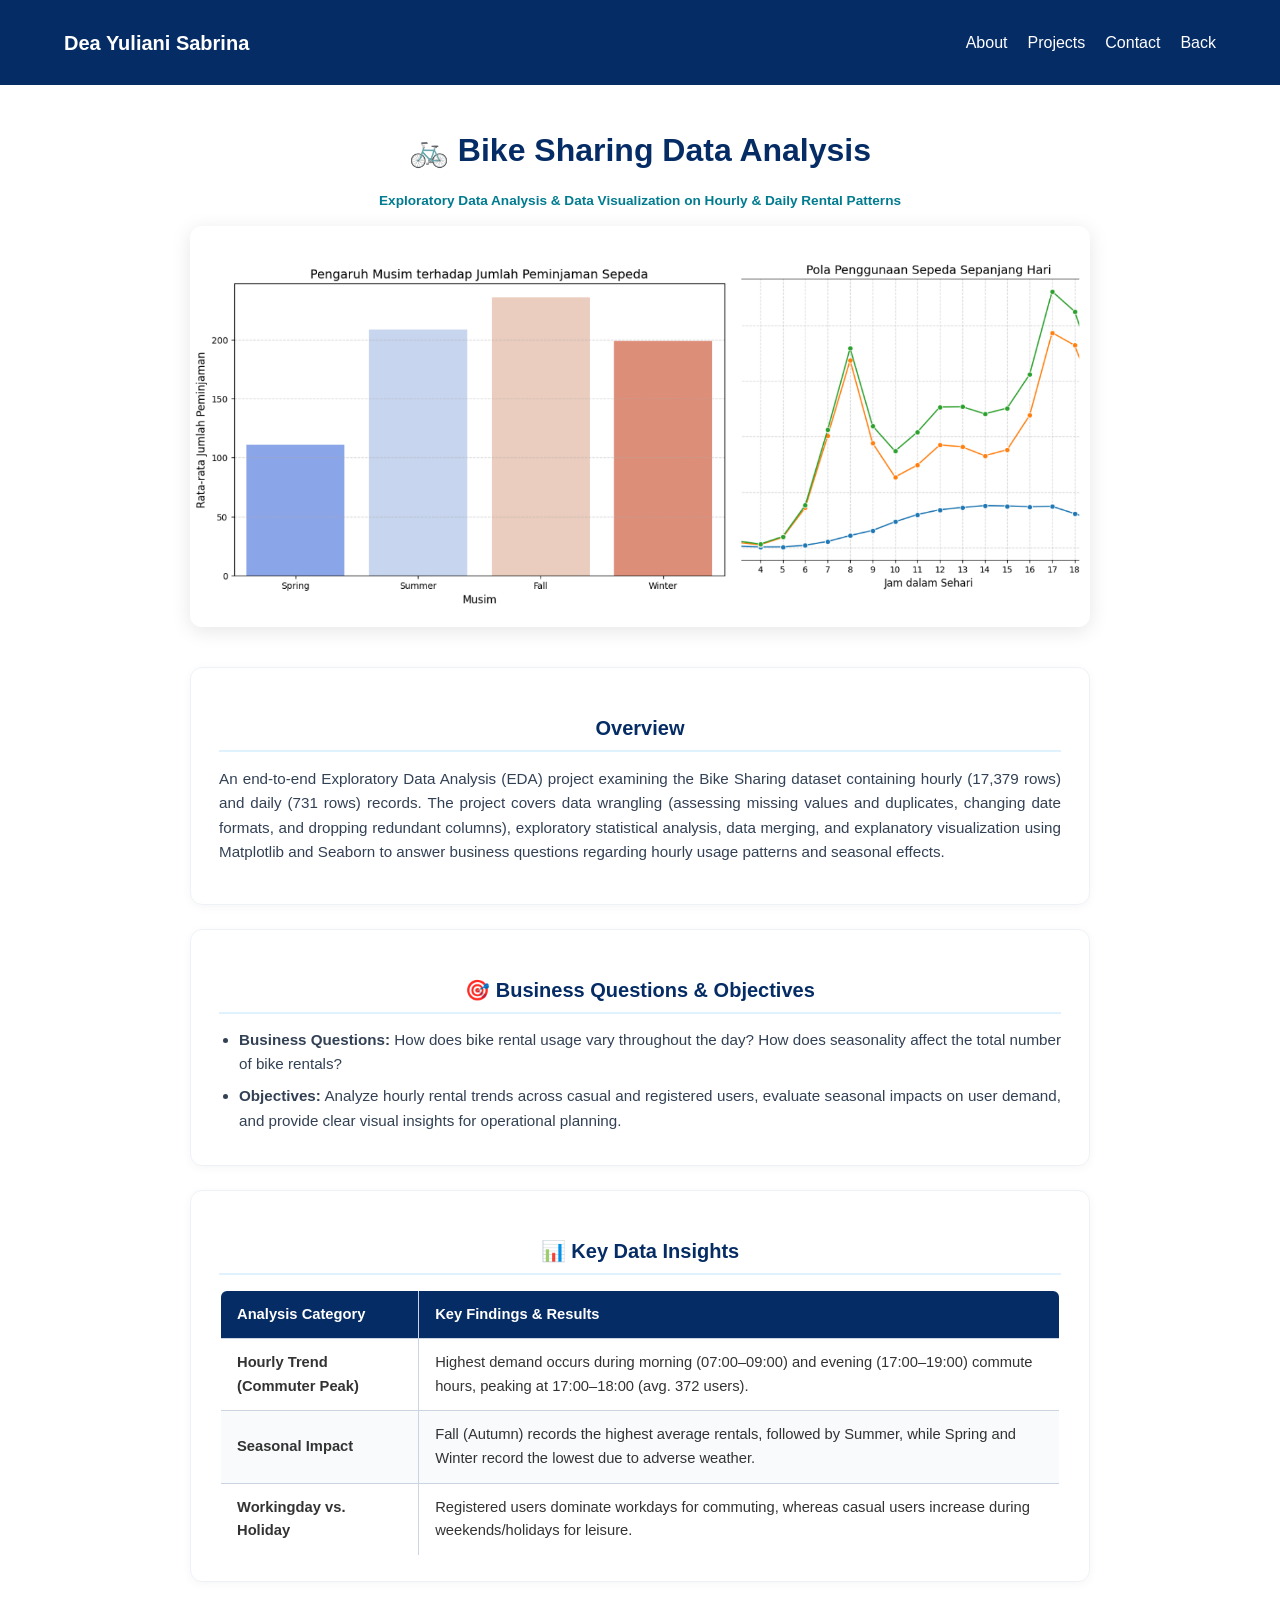
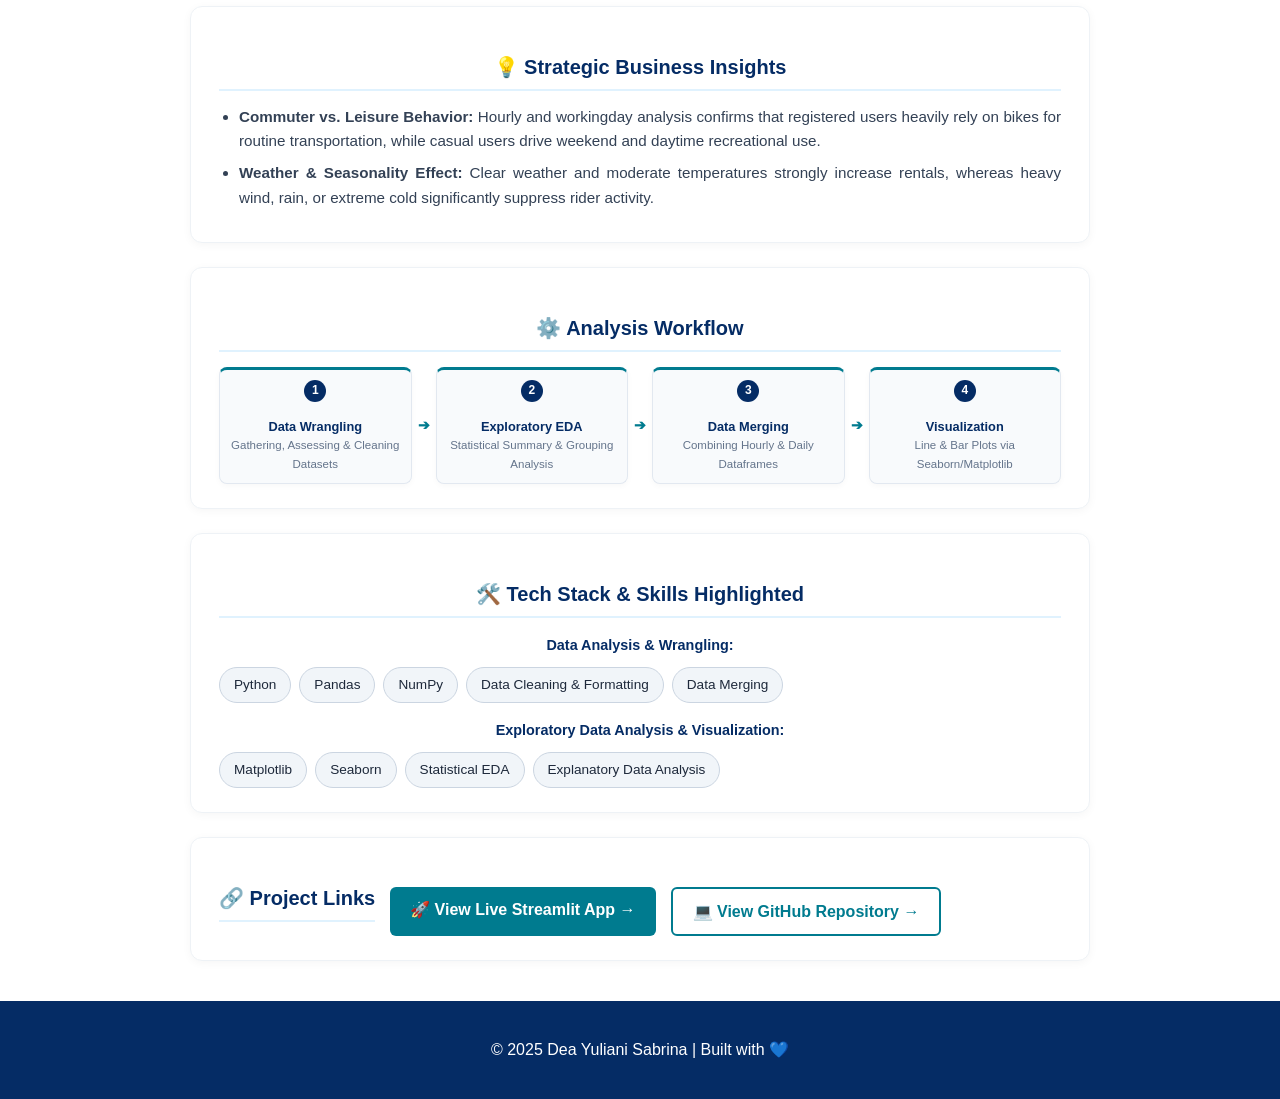
<file: project-bike.html>
<!doctype html>
<html lang="id">
  <head>
    <meta charset="UTF-8" />
    <meta name="viewport" content="width=device-width, initial-scale=1.0" />
    <title>Bike Sharing Data Analysis | Dea Yuliani Sabrina</title>
    <link rel="stylesheet" href="style.css" />
  </head>
  <body>
    <!-- Navbar -->
    <nav class="navbar">
      <div class="container">
        <h1 class="logo">Dea Yuliani Sabrina</h1>
        <button class="menu-toggle" id="menu-toggle">☰</button>
        <ul class="nav-links" id="nav-links">
          <li><a href="index.html#about">About</a></li>
          <li><a href="projects.html">Projects</a></li>
          <li><a href="index.html#contact">Contact</a></li>
          <li><a href="index.html#home">Back</a></li>
        </ul>
      </div>
    </nav>

    <!-- Case Study Content -->
    <main class="container project-detail fade-in">
      <!-- Header / Hero Section -->
      <section class="project-hero">
        <h2>🚲 Bike Sharing Data Analysis</h2>
        <p class="project-subtitle">
          Exploratory Data Analysis & Data Visualization on Hourly & Daily
          Rental Patterns
        </p>
        <div class="hero-image-container">
          <img
            src="img/p8.png"
            alt="Bike Sharing Data Analysis Preview"
            class="detail-hero-img"
          />
        </div>
      </section>

      <!-- Overview -->
      <section class="project-section">
        <h3>Overview</h3>
        <p>
          An end-to-end Exploratory Data Analysis (EDA) project examining the
          Bike Sharing dataset containing hourly (17,379 rows) and daily (731
          rows) records. The project covers data wrangling (assessing missing
          values and duplicates, changing date formats, and dropping redundant
          columns), exploratory statistical analysis, data merging, and
          explanatory visualization using Matplotlib and Seaborn to answer
          business questions regarding hourly usage patterns and seasonal
          effects.
        </p>
      </section>

      <!-- Problem Statement & Objective -->
      <section class="project-section">
        <h3>🎯 Business Questions & Objectives</h3>
        <ul>
          <li>
            <strong>Business Questions:</strong> How does bike rental usage vary
            throughout the day? How does seasonality affect the total number of
            bike rentals?
          </li>
          <li>
            <strong>Objectives:</strong> Analyze hourly rental trends across
            casual and registered users, evaluate seasonal impacts on user
            demand, and provide clear visual insights for operational planning.
          </li>
        </ul>
      </section>

      <!-- Key Performance Metrics / Analysis Results -->
      <section class="project-section">
        <h3>📊 Key Data Insights</h3>
        <table class="metrics-table">
          <thead>
            <tr>
              <th>Analysis Category</th>
              <th>Key Findings & Results</th>
            </tr>
          </thead>
          <tbody>
            <tr>
              <td><strong>Hourly Trend (Commuter Peak)</strong></td>
              <td>
                Highest demand occurs during morning (07:00–09:00) and evening
                (17:00–19:00) commute hours, peaking at 17:00–18:00 (avg. 372
                users).
              </td>
            </tr>
            <tr>
              <td><strong>Seasonal Impact</strong></td>
              <td>
                Fall (Autumn) records the highest average rentals, followed by
                Summer, while Spring and Winter record the lowest due to adverse
                weather.
              </td>
            </tr>
            <tr>
              <td><strong>Workingday vs. Holiday</strong></td>
              <td>
                Registered users dominate workdays for commuting, whereas casual
                users increase during weekends/holidays for leisure.
              </td>
            </tr>
          </tbody>
        </table>
      </section>

      <!-- Key Strategic Insights -->
      <section class="project-section">
        <h3>💡 Strategic Business Insights</h3>
        <ul>
          <li>
            <strong>Commuter vs. Leisure Behavior:</strong> Hourly and
            workingday analysis confirms that registered users heavily rely on
            bikes for routine transportation, while casual users drive weekend
            and daytime recreational use.
          </li>
          <li>
            <strong>Weather & Seasonality Effect:</strong> Clear weather and
            moderate temperatures strongly increase rentals, whereas heavy wind,
            rain, or extreme cold significantly suppress rider activity.
          </li>
        </ul>
      </section>

      <!-- System Architecture & Workflow (1 Baris) -->
      <section class="project-section">
        <h3>⚙️ Analysis Workflow</h3>
        <div class="workflow-steps">
          <div class="step-card">
            <div class="step-number">1</div>
            <div class="step-content">
              <h4>Data Wrangling</h4>
              <p>Gathering, Assessing & Cleaning Datasets</p>
            </div>
          </div>
          <div class="step-arrow">➔</div>
          <div class="step-card">
            <div class="step-number">2</div>
            <div class="step-content">
              <h4>Exploratory EDA</h4>
              <p>Statistical Summary & Grouping Analysis</p>
            </div>
          </div>
          <div class="step-arrow">➔</div>
          <div class="step-card">
            <div class="step-number">3</div>
            <div class="step-content">
              <h4>Data Merging</h4>
              <p>Combining Hourly & Daily Dataframes</p>
            </div>
          </div>
          <div class="step-arrow">➔</div>
          <div class="step-card">
            <div class="step-number">4</div>
            <div class="step-content">
              <h4>Visualization</h4>
              <p>Line & Bar Plots via Seaborn/Matplotlib</p>
            </div>
          </div>
        </div>
      </section>

      <!-- Tech Stack & Skills -->
      <section class="project-section">
        <h3>🛠️ Tech Stack & Skills Highlighted</h3>

        <div class="skills-group">
          <span class="group-title">Data Analysis & Wrangling:</span>
          <div class="tags-wrapper">
            <span class="skill-badge">Python</span>
            <span class="skill-badge">Pandas</span>
            <span class="skill-badge">NumPy</span>
            <span class="skill-badge">Data Cleaning & Formatting</span>
            <span class="skill-badge">Data Merging</span>
          </div>
        </div>

        <div class="skills-group">
          <span class="group-title"
            >Exploratory Data Analysis & Visualization:</span
          >
          <div class="tags-wrapper">
            <span class="skill-badge">Matplotlib</span>
            <span class="skill-badge">Seaborn</span>
            <span class="skill-badge">Statistical EDA</span>
            <span class="skill-badge">Explanatory Data Analysis</span>
          </div>
        </div>
      </section>

      <!-- Project Links Direct Buttons -->
      <section class="project-section project-links">
        <h3>🔗 Project Links</h3>
        <div class="action-buttons">
          <a
            href="https://deayulianisabrina.streamlit.app/"
            class="btn"
            target="_blank"
            rel="noopener noreferrer"
            >🚀 View Live Streamlit App →</a
          >
          <a
            href="https://github.com/deayulianis/Proyek-Analisis-Data-Peminjaman-Sepeda"
            class="btn btn-secondary"
            target="_blank"
            rel="noopener noreferrer"
            >💻 View GitHub Repository →</a
          >
        </div>
      </section>
    </main>

    <!-- Footer -->
    <footer>
      <p>&copy; 2025 Dea Yuliani Sabrina | Built with 💙</p>
    </footer>

    <script src="scripts.js"></script>
  </body>
</html>
</file>
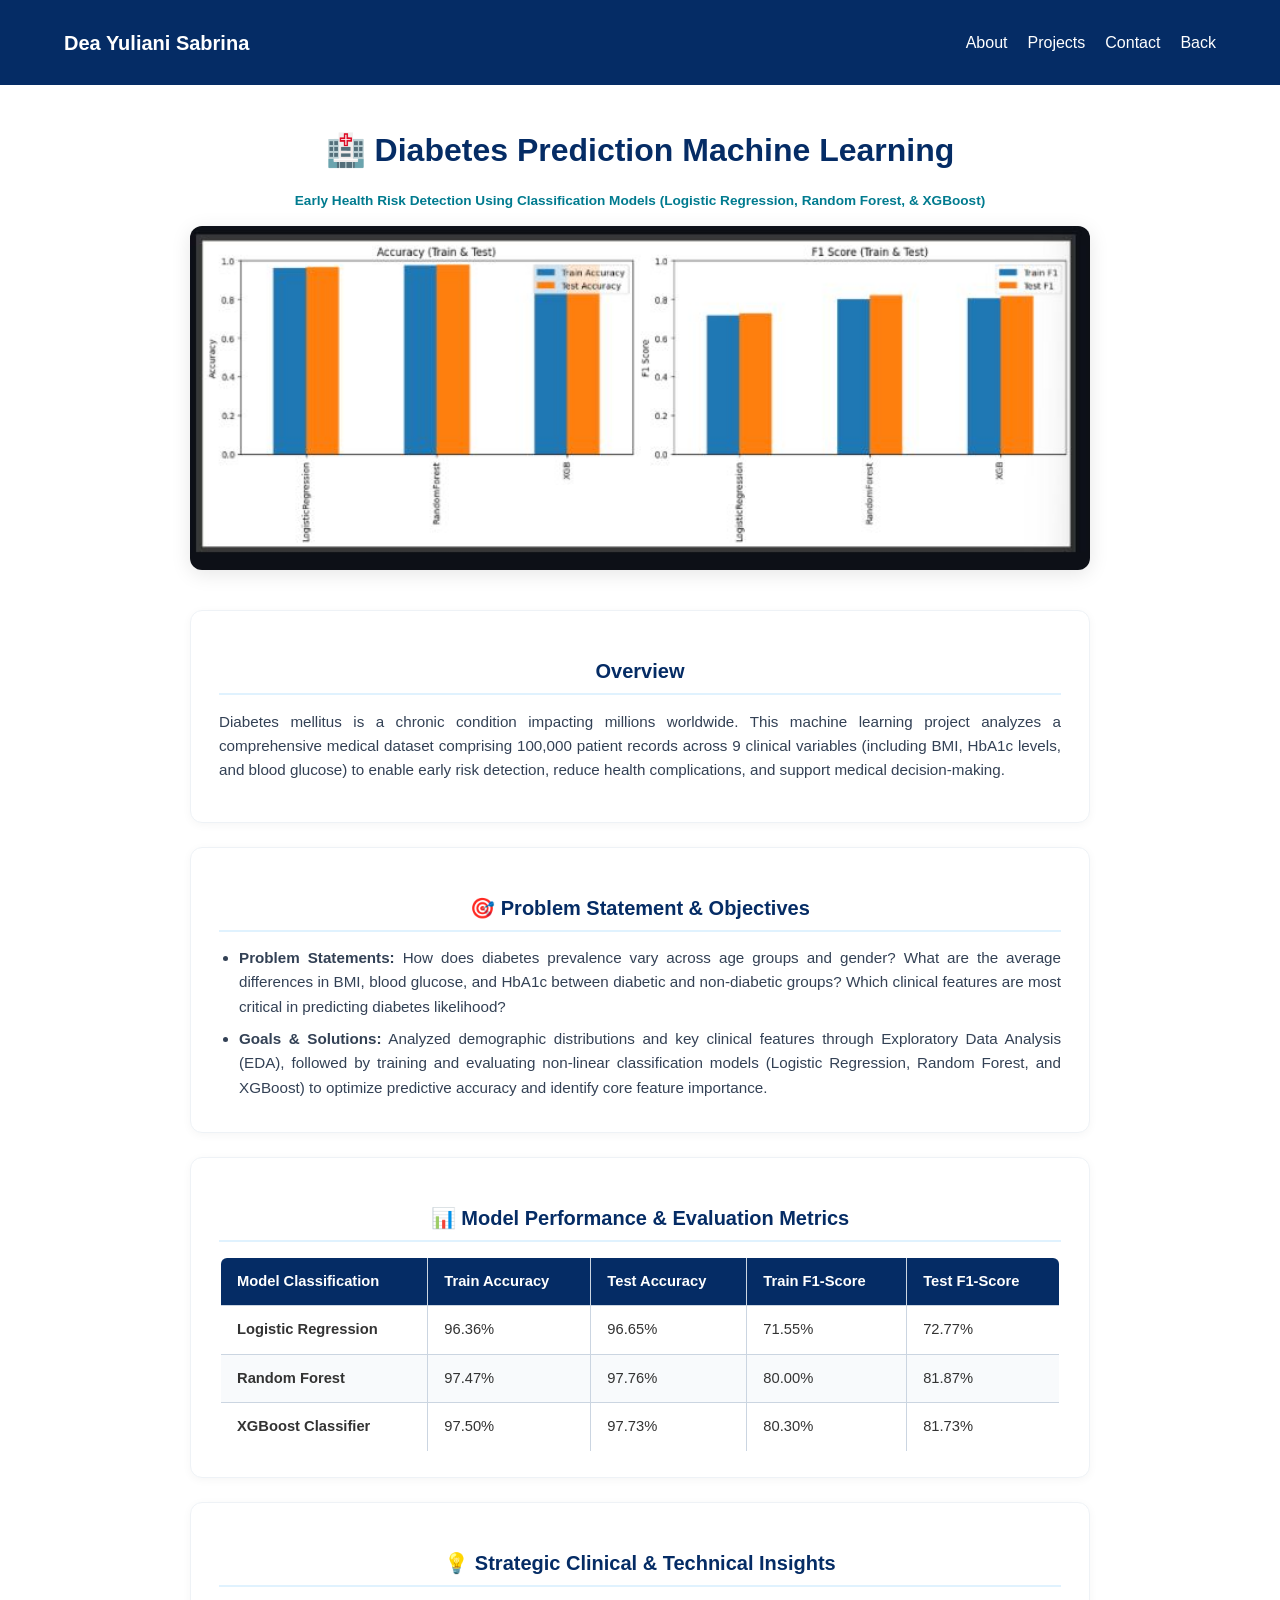
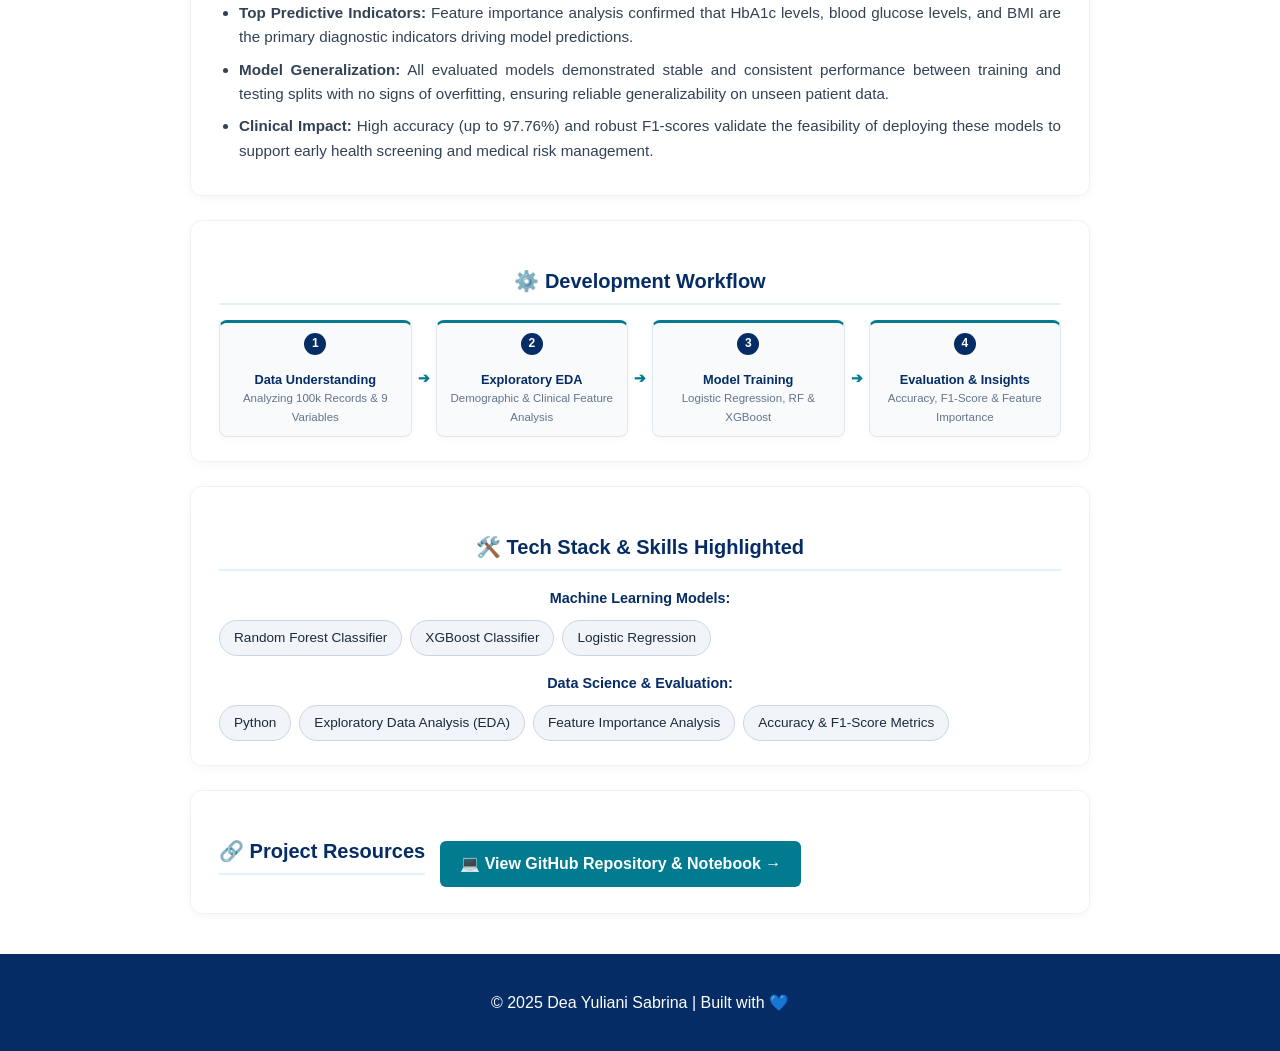
<file: project-diabetes.html>
<!doctype html>
<html lang="id">
  <head>
    <meta charset="UTF-8" />
    <meta name="viewport" content="width=device-width, initial-scale=1.0" />
    <title>Diabetes Prediction Machine Learning | Dea Yuliani Sabrina</title>
    <link rel="stylesheet" href="style.css" />
  </head>
  <body>
    <!-- Navbar -->
    <nav class="navbar">
      <div class="container">
        <h1 class="logo">Dea Yuliani Sabrina</h1>
        <button class="menu-toggle" id="menu-toggle">☰</button>
        <ul class="nav-links" id="nav-links">
          <li><a href="index.html#about">About</a></li>
          <li><a href="projects.html">Projects</a></li>
          <li><a href="index.html#contact">Contact</a></li>
          <li><a href="index.html#home">Back</a></li>
        </ul>
      </div>
    </nav>

    <!-- Case Study Content -->
    <main class="container project-detail fade-in">
      <!-- Header / Hero Section -->
      <section class="project-hero">
        <h2>🏥 Diabetes Prediction Machine Learning</h2>
        <p class="project-subtitle">
          Early Health Risk Detection Using Classification Models (Logistic
          Regression, Random Forest, & XGBoost)
        </p>
        <div class="hero-image-container">
          <img
            src="img/p5.JPG"
            alt="Diabetes Prediction Preview"
            class="detail-hero-img"
          />
        </div>
      </section>

      <!-- Overview -->
      <section class="project-section">
        <h3>Overview</h3>
        <p>
          Diabetes mellitus is a chronic condition impacting millions worldwide.
          This machine learning project analyzes a comprehensive medical dataset
          comprising 100,000 patient records across 9 clinical variables
          (including BMI, HbA1c levels, and blood glucose) to enable early risk
          detection, reduce health complications, and support medical
          decision-making.
        </p>
      </section>

      <!-- Problem Statement & Objective -->
      <section class="project-section">
        <h3>🎯 Problem Statement & Objectives</h3>
        <ul>
          <li>
            <strong>Problem Statements:</strong> How does diabetes prevalence
            vary across age groups and gender? What are the average differences
            in BMI, blood glucose, and HbA1c between diabetic and non-diabetic
            groups? Which clinical features are most critical in predicting
            diabetes likelihood?
          </li>
          <li>
            <strong>Goals & Solutions:</strong> Analyzed demographic
            distributions and key clinical features through Exploratory Data
            Analysis (EDA), followed by training and evaluating non-linear
            classification models (Logistic Regression, Random Forest, and
            XGBoost) to optimize predictive accuracy and identify core feature
            importance.
          </li>
        </ul>
      </section>

      <!-- Key Performance Metrics -->
      <section class="project-section">
        <h3>📊 Model Performance & Evaluation Metrics</h3>
        <table class="metrics-table">
          <thead>
            <tr>
              <th>Model Classification</th>
              <th>Train Accuracy</th>
              <th>Test Accuracy</th>
              <th>Train F1-Score</th>
              <th>Test F1-Score</th>
            </tr>
          </thead>
          <tbody>
            <tr>
              <td><strong>Logistic Regression</strong></td>
              <td>96.36%</td>
              <td>96.65%</td>
              <td>71.55%</td>
              <td>72.77%</td>
            </tr>
            <tr>
              <td><strong>Random Forest</strong></td>
              <td>97.47%</td>
              <td>97.76%</td>
              <td>80.00%</td>
              <td>81.87%</td>
            </tr>
            <tr>
              <td><strong>XGBoost Classifier</strong></td>
              <td>97.50%</td>
              <td>97.73%</td>
              <td>80.30%</td>
              <td>81.73%</td>
            </tr>
          </tbody>
        </table>
      </section>

      <!-- Key Strategic Insights -->
      <section class="project-section">
        <h3>💡 Strategic Clinical & Technical Insights</h3>
        <ul>
          <li>
            <strong>Top Predictive Indicators:</strong> Feature importance
            analysis confirmed that HbA1c levels, blood glucose levels, and BMI
            are the primary diagnostic indicators driving model predictions.
          </li>
          <li>
            <strong>Model Generalization:</strong> All evaluated models
            demonstrated stable and consistent performance between training and
            testing splits with no signs of overfitting, ensuring reliable
            generalizability on unseen patient data.
          </li>
          <li>
            <strong>Clinical Impact:</strong> High accuracy (up to 97.76%) and
            robust F1-scores validate the feasibility of deploying these models
            to support early health screening and medical risk management.
          </li>
        </ul>
      </section>

      <!-- System Architecture & Workflow (1 Baris) -->
      <section class="project-section">
        <h3>⚙️ Development Workflow</h3>
        <div class="workflow-steps">
          <div class="step-card">
            <div class="step-number">1</div>
            <div class="step-content">
              <h4>Data Understanding</h4>
              <p>Analyzing 100k Records & 9 Variables</p>
            </div>
          </div>
          <div class="step-arrow">➔</div>
          <div class="step-card">
            <div class="step-number">2</div>
            <div class="step-content">
              <h4>Exploratory EDA</h4>
              <p>Demographic & Clinical Feature Analysis</p>
            </div>
          </div>
          <div class="step-arrow">➔</div>
          <div class="step-card">
            <div class="step-number">3</div>
            <div class="step-content">
              <h4>Model Training</h4>
              <p>Logistic Regression, RF & XGBoost</p>
            </div>
          </div>
          <div class="step-arrow">➔</div>
          <div class="step-card">
            <div class="step-number">4</div>
            <div class="step-content">
              <h4>Evaluation & Insights</h4>
              <p>Accuracy, F1-Score & Feature Importance</p>
            </div>
          </div>
        </div>
      </section>

      <!-- Tech Stack & Skills -->
      <section class="project-section">
        <h3>🛠️ Tech Stack & Skills Highlighted</h3>

        <div class="skills-group">
          <span class="group-title">Machine Learning Models:</span>
          <div class="tags-wrapper">
            <span class="skill-badge">Random Forest Classifier</span>
            <span class="skill-badge">XGBoost Classifier</span>
            <span class="skill-badge">Logistic Regression</span>
          </div>
        </div>

        <div class="skills-group">
          <span class="group-title">Data Science & Evaluation:</span>
          <div class="tags-wrapper">
            <span class="skill-badge">Python</span>
            <span class="skill-badge">Exploratory Data Analysis (EDA)</span>
            <span class="skill-badge">Feature Importance Analysis</span>
            <span class="skill-badge">Accuracy & F1-Score Metrics</span>
          </div>
        </div>
      </section>

      <!-- Project Links Direct Button (GitHub Only) -->
      <section class="project-section project-links">
        <h3>🔗 Project Resources</h3>
        <div class="action-buttons">
          <a
            href="https://github.com/deayulianis/Prediksi-Diabetes/tree/main"
            class="btn"
            target="_blank"
            rel="noopener noreferrer"
            >💻 View GitHub Repository & Notebook →</a
          >
        </div>
      </section>
    </main>

    <!-- Footer -->
    <footer>
      <p>&copy; 2025 Dea Yuliani Sabrina | Built with 💙</p>
    </footer>

    <script src="scripts.js"></script>
  </body>
</html>
</file>
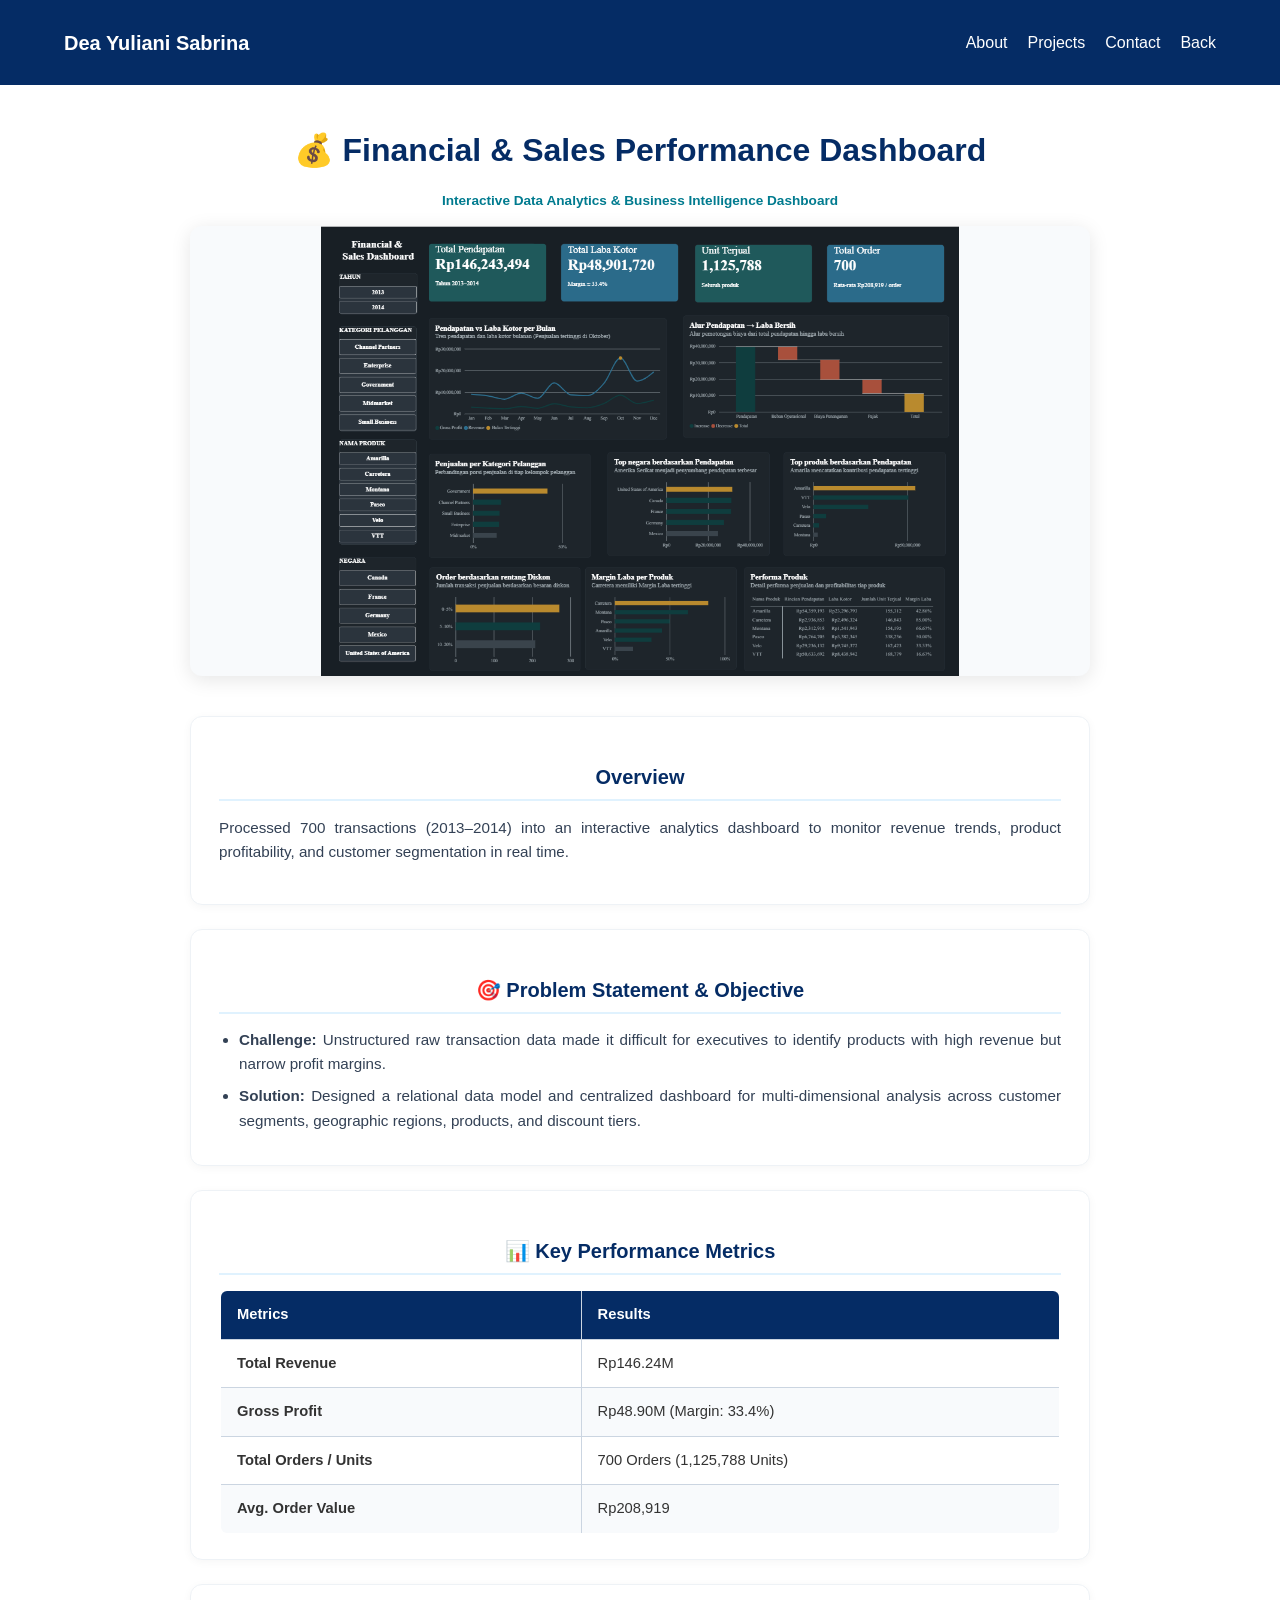
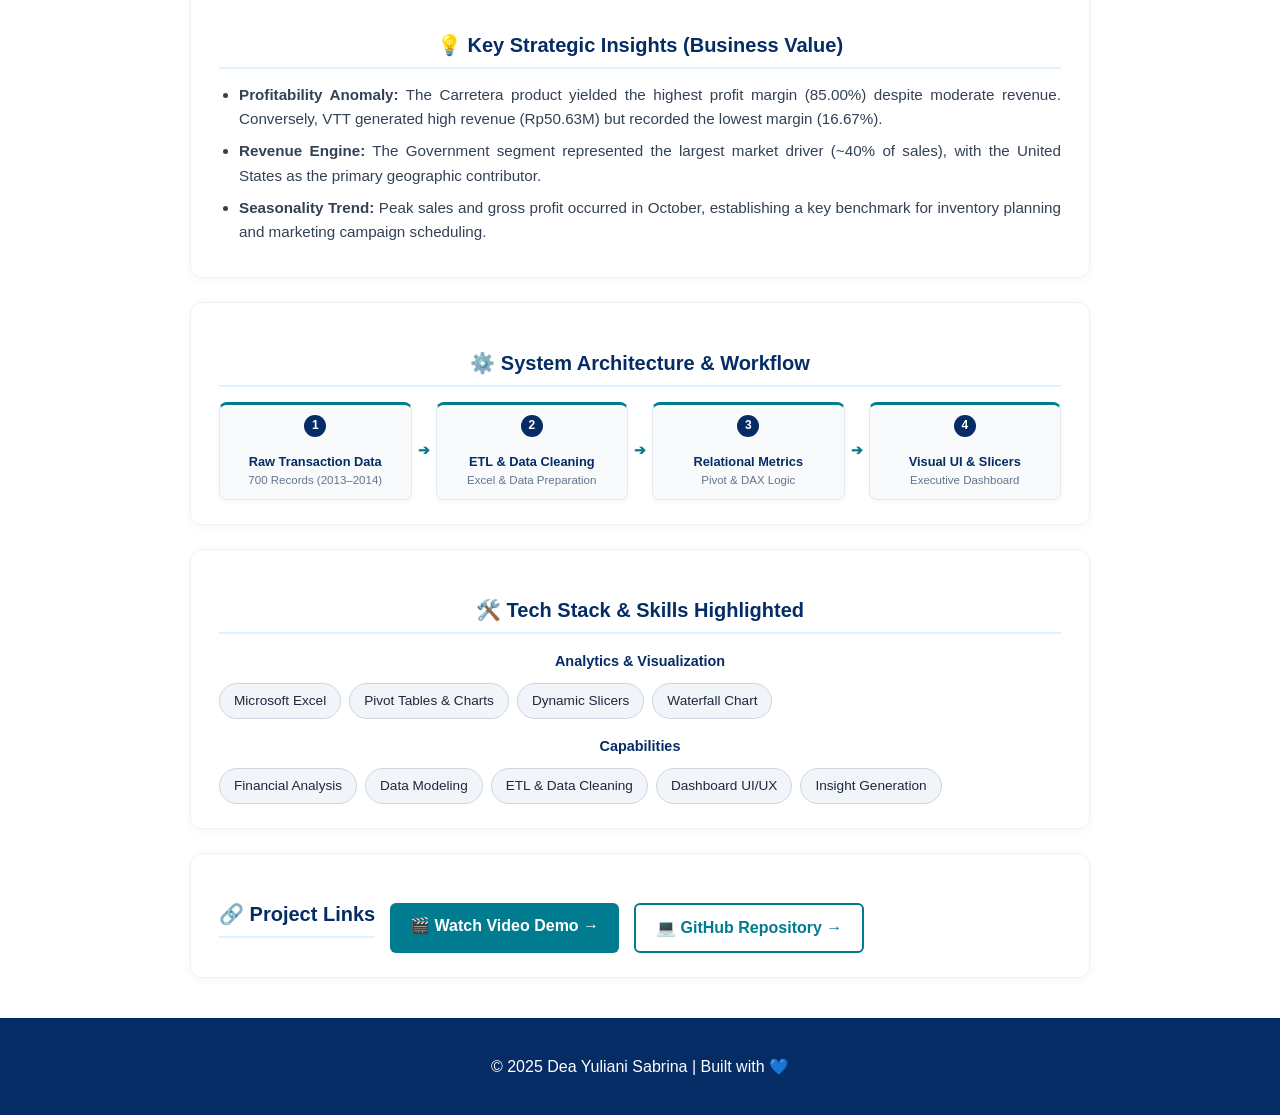
<file: project-financial-dashboard.html>
<!doctype html>
<html lang="id">
  <head>
    <meta charset="UTF-8" />
    <meta name="viewport" content="width=device-width, initial-scale=1.0" />
    <title>Financial & Sales Performance Dashboard | Dea Yuliani Sabrina</title>
    <link rel="stylesheet" href="style.css" />
  </head>
  <body>
    <!-- Navbar -->
    <nav class="navbar">
      <div class="container">
        <h1 class="logo">Dea Yuliani Sabrina</h1>
        <button class="menu-toggle" id="menu-toggle">☰</button>
        <ul class="nav-links" id="nav-links">
          <li><a href="index.html#about">About</a></li>
          <li><a href="projects.html">Projects</a></li>
          <li><a href="index.html#contact">Contact</a></li>
          <li><a href="index.html#home">Back</a></li>
        </ul>
      </div>
    </nav>

    <!-- Case Study Content -->
    <main class="container project-detail fade-in">
      <!-- Header / Hero Section -->
      <section class="project-hero">
        <h2>💰 Financial & Sales Performance Dashboard</h2>
        <p class="project-subtitle">
          Interactive Data Analytics & Business Intelligence Dashboard
        </p>
        <div class="hero-image-container">
          <img
            src="img/d1.png"
            alt="Financial & Sales Performance Dashboard Preview"
            class="detail-hero-img"
          />
        </div>
      </section>

      <!-- Overview -->
      <section class="project-section">
        <h3>Overview</h3>
        <p>
          Processed 700 transactions (2013–2014) into an interactive analytics
          dashboard to monitor revenue trends, product profitability, and
          customer segmentation in real time.
        </p>
      </section>

      <!-- Problem Statement & Objective -->
      <section class="project-section">
        <h3>🎯 Problem Statement & Objective</h3>
        <ul>
          <li>
            <strong>Challenge:</strong> Unstructured raw transaction data made
            it difficult for executives to identify products with high revenue
            but narrow profit margins.
          </li>
          <li>
            <strong>Solution:</strong> Designed a relational data model and
            centralized dashboard for multi-dimensional analysis across customer
            segments, geographic regions, products, and discount tiers.
          </li>
        </ul>
      </section>

      <!-- Key Performance Metrics (Table) -->
      <section class="project-section">
        <h3>📊 Key Performance Metrics</h3>
        <table class="metrics-table">
          <thead>
            <tr>
              <th>Metrics</th>
              <th>Results</th>
            </tr>
          </thead>
          <tbody>
            <tr>
              <td><strong>Total Revenue</strong></td>
              <td>Rp146.24M</td>
            </tr>
            <tr>
              <td><strong>Gross Profit</strong></td>
              <td>Rp48.90M (Margin: 33.4%)</td>
            </tr>
            <tr>
              <td><strong>Total Orders / Units</strong></td>
              <td>700 Orders (1,125,788 Units)</td>
            </tr>
            <tr>
              <td><strong>Avg. Order Value</strong></td>
              <td>Rp208,919</td>
            </tr>
          </tbody>
        </table>
      </section>

      <!-- Key Strategic Insights -->
      <section class="project-section">
        <h3>💡 Key Strategic Insights (Business Value)</h3>
        <ul>
          <li>
            <strong>Profitability Anomaly:</strong> The Carretera product
            yielded the highest profit margin (85.00%) despite moderate revenue.
            Conversely, VTT generated high revenue (Rp50.63M) but recorded the
            lowest margin (16.67%).
          </li>
          <li>
            <strong>Revenue Engine:</strong> The Government segment represented
            the largest market driver (~40% of sales), with the United States as
            the primary geographic contributor.
          </li>
          <li>
            <strong>Seasonality Trend:</strong> Peak sales and gross profit
            occurred in October, establishing a key benchmark for inventory
            planning and marketing campaign scheduling.
          </li>
        </ul>
      </section>

      <!-- System Architecture & Workflow -->
      <section class="project-section">
        <h3>⚙️ System Architecture & Workflow</h3>
        <div class="workflow-steps">
          <div class="step-card">
            <div class="step-number">1</div>
            <div class="step-content">
              <h4>Raw Transaction Data</h4>
              <p>700 Records (2013–2014)</p>
            </div>
          </div>
          <div class="step-arrow">➔</div>
          <div class="step-card">
            <div class="step-number">2</div>
            <div class="step-content">
              <h4>ETL & Data Cleaning</h4>
              <p>Excel & Data Preparation</p>
            </div>
          </div>
          <div class="step-arrow">➔</div>
          <div class="step-card">
            <div class="step-number">3</div>
            <div class="step-content">
              <h4>Relational Metrics</h4>
              <p>Pivot & DAX Logic</p>
            </div>
          </div>
          <div class="step-arrow">➔</div>
          <div class="step-card">
            <div class="step-number">4</div>
            <div class="step-content">
              <h4>Visual UI & Slicers</h4>
              <p>Executive Dashboard</p>
            </div>
          </div>
        </div>
      </section>

      <!-- Tech Stack & Skills -->
      <section class="project-section">
        <h3>🛠️ Tech Stack & Skills Highlighted</h3>

        <div class="skills-group">
          <span class="group-title">Analytics & Visualization</span>
          <div class="tags-wrapper">
            <span class="skill-badge">Microsoft Excel</span>
            <span class="skill-badge">Pivot Tables & Charts</span>
            <span class="skill-badge">Dynamic Slicers</span>
            <span class="skill-badge">Waterfall Chart</span>
          </div>
        </div>

        <div class="skills-group">
          <span class="group-title">Capabilities</span>
          <div class="tags-wrapper">
            <span class="skill-badge">Financial Analysis</span>
            <span class="skill-badge">Data Modeling</span>
            <span class="skill-badge">ETL & Data Cleaning</span>
            <span class="skill-badge">Dashboard UI/UX</span>
            <span class="skill-badge">Insight Generation</span>
          </div>
        </div>
      </section>

      <!-- Project Links Direct Buttons -->
      <section class="project-section project-links">
        <h3>🔗 Project Links</h3>
        <div class="action-buttons">
          <a
            href="https://lnkd.in/p/gZVMqxrc"
            class="btn"
            target="_blank"
            rel="noopener noreferrer"
            >🎬 Watch Video Demo →</a
          >
          <a
            href="https://github.com/deayulianis/Financial-Sales-Performance-Dashboard"
            class="btn btn-secondary"
            target="_blank"
            rel="noopener noreferrer"
            >💻 GitHub Repository →</a
          >
        </div>
      </section>
    </main>

    <!-- Footer -->
    <footer>
      <p>&copy; 2025 Dea Yuliani Sabrina | Built with 💙</p>
    </footer>

    <script src="scripts.js"></script>
  </body>
</html>
</file>
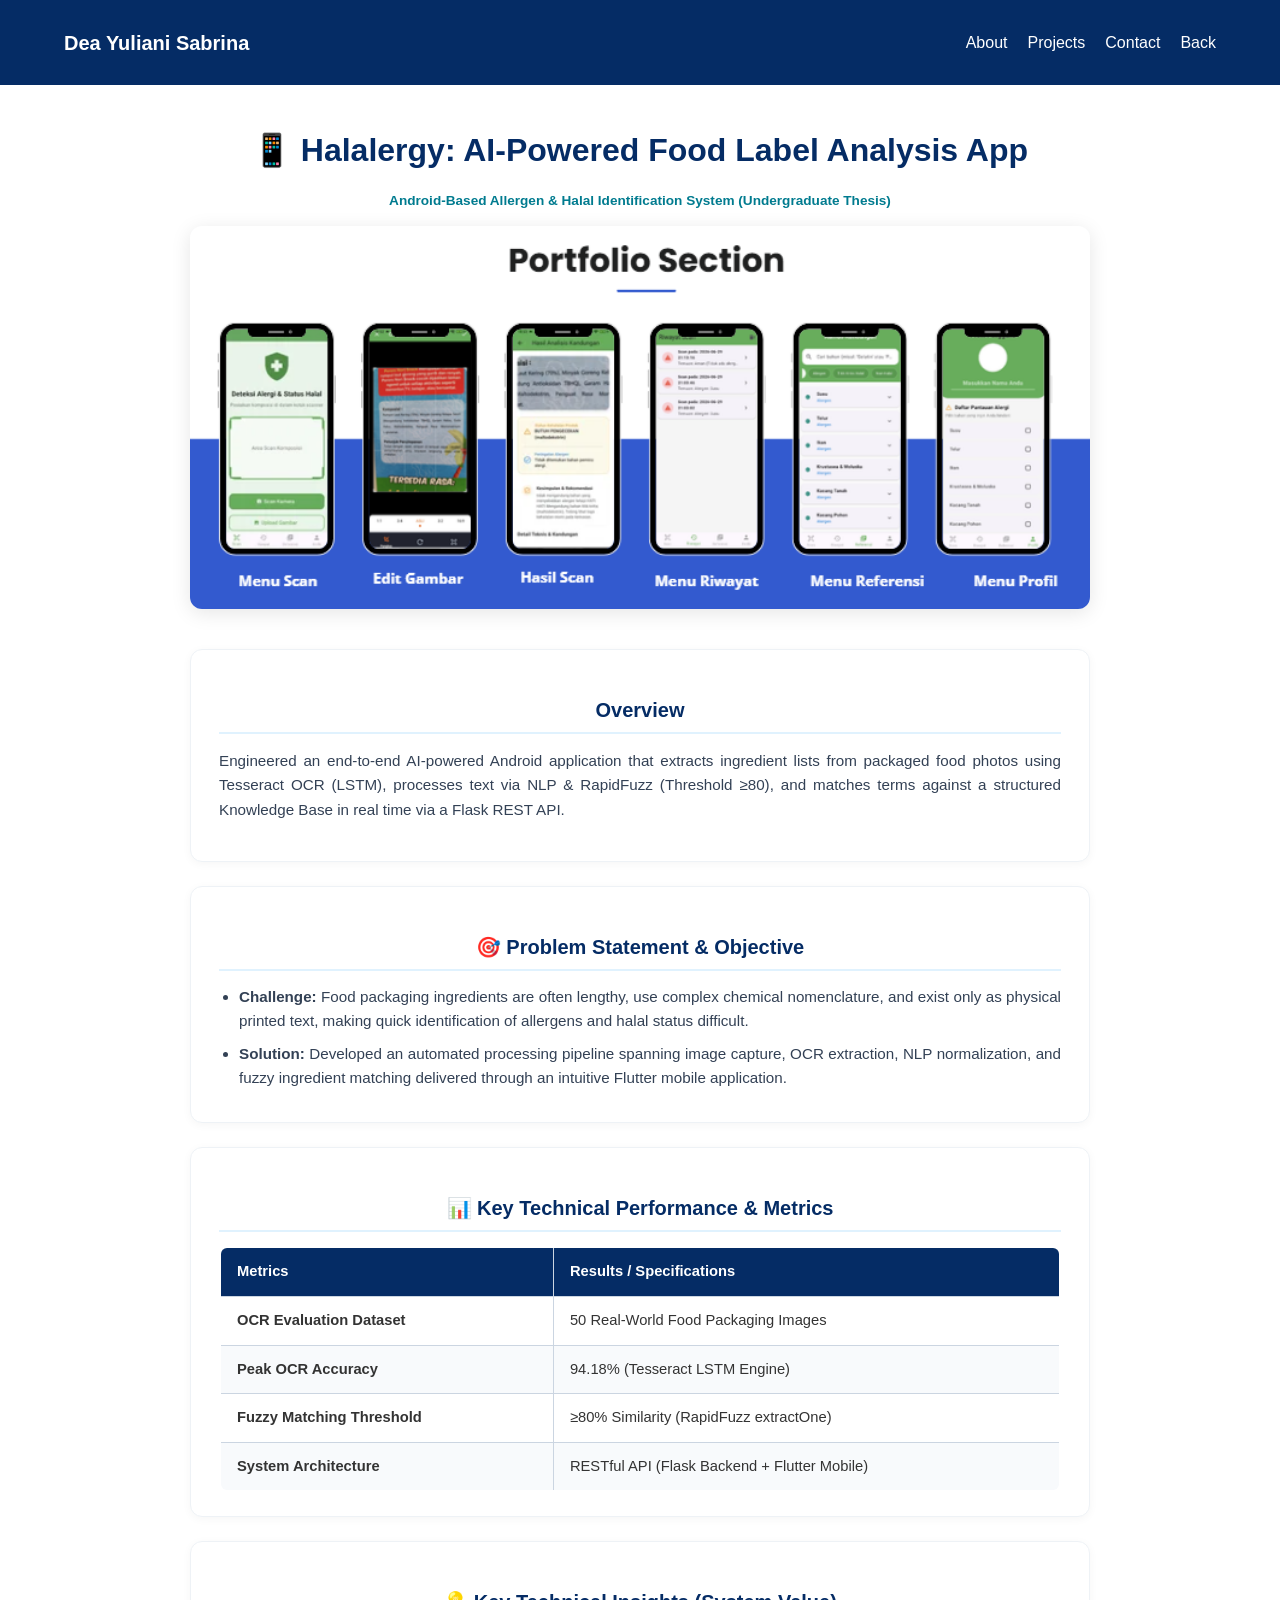
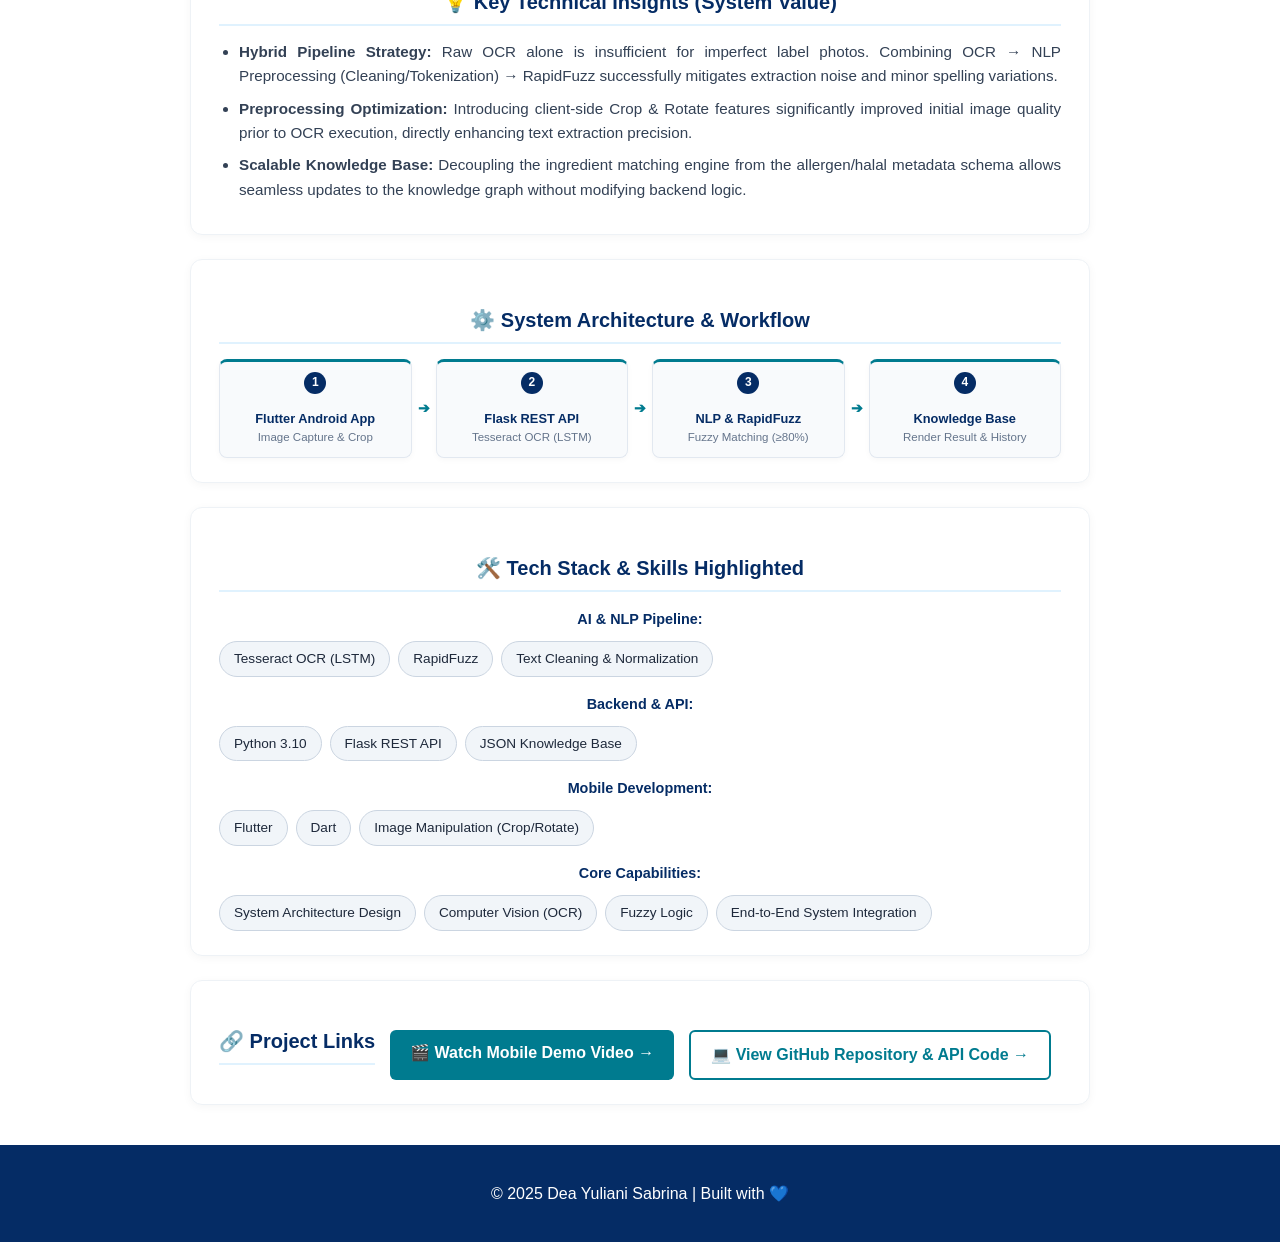
<file: project-halalergy.html>
<!doctype html>
<html lang="id">
  <head>
    <meta charset="UTF-8" />
    <meta name="viewport" content="width=device-width, initial-scale=1.0" />
    <title>
      Halalergy: AI-Powered Food Label Analysis App | Dea Yuliani Sabrina
    </title>
    <link rel="stylesheet" href="style.css" />
  </head>
  <body>
    <!-- Navbar -->
    <nav class="navbar">
      <div class="container">
        <h1 class="logo">Dea Yuliani Sabrina</h1>
        <button class="menu-toggle" id="menu-toggle">☰</button>
        <ul class="nav-links" id="nav-links">
          <li><a href="index.html#about">About</a></li>
          <li><a href="projects.html">Projects</a></li>
          <li><a href="index.html#contact">Contact</a></li>
          <li><a href="index.html#home">Back</a></li>
        </ul>
      </div>
    </nav>

    <!-- Case Study Content -->
    <main class="container project-detail fade-in">
      <!-- Header / Hero Section -->
      <section class="project-hero">
        <h2>📱 Halalergy: AI-Powered Food Label Analysis App</h2>
        <p class="project-subtitle">
          Android-Based Allergen & Halal Identification System (Undergraduate
          Thesis)
        </p>
        <div class="hero-image-container">
          <img
            src="img/2.png"
            alt="Halalergy App Preview"
            class="detail-hero-img"
          />
        </div>
      </section>

      <!-- Overview -->
      <section class="project-section">
        <h3>Overview</h3>
        <p>
          Engineered an end-to-end AI-powered Android application that extracts
          ingredient lists from packaged food photos using Tesseract OCR (LSTM),
          processes text via NLP & RapidFuzz (Threshold ≥80), and matches terms
          against a structured Knowledge Base in real time via a Flask REST API.
        </p>
      </section>

      <!-- Problem Statement & Objective -->
      <section class="project-section">
        <h3>🎯 Problem Statement & Objective</h3>
        <ul>
          <li>
            <strong>Challenge:</strong> Food packaging ingredients are often
            lengthy, use complex chemical nomenclature, and exist only as
            physical printed text, making quick identification of allergens and
            halal status difficult.
          </li>
          <li>
            <strong>Solution:</strong> Developed an automated processing
            pipeline spanning image capture, OCR extraction, NLP normalization,
            and fuzzy ingredient matching delivered through an intuitive Flutter
            mobile application.
          </li>
        </ul>
      </section>

      <!-- Key Technical Performance & Metrics -->
      <section class="project-section">
        <h3>📊 Key Technical Performance & Metrics</h3>
        <table class="metrics-table">
          <thead>
            <tr>
              <th>Metrics</th>
              <th>Results / Specifications</th>
            </tr>
          </thead>
          <tbody>
            <tr>
              <td><strong>OCR Evaluation Dataset</strong></td>
              <td>50 Real-World Food Packaging Images</td>
            </tr>
            <tr>
              <td><strong>Peak OCR Accuracy</strong></td>
              <td>94.18% (Tesseract LSTM Engine)</td>
            </tr>
            <tr>
              <td><strong>Fuzzy Matching Threshold</strong></td>
              <td>≥80% Similarity (RapidFuzz extractOne)</td>
            </tr>
            <tr>
              <td><strong>System Architecture</strong></td>
              <td>RESTful API (Flask Backend + Flutter Mobile)</td>
            </tr>
          </tbody>
        </table>
      </section>

      <!-- Key Technical Insights -->
      <section class="project-section">
        <h3>💡 Key Technical Insights (System Value)</h3>
        <ul>
          <li>
            <strong>Hybrid Pipeline Strategy:</strong> Raw OCR alone is
            insufficient for imperfect label photos. Combining OCR → NLP
            Preprocessing (Cleaning/Tokenization) → RapidFuzz successfully
            mitigates extraction noise and minor spelling variations.
          </li>
          <li>
            <strong>Preprocessing Optimization:</strong> Introducing client-side
            Crop & Rotate features significantly improved initial image quality
            prior to OCR execution, directly enhancing text extraction
            precision.
          </li>
          <li>
            <strong>Scalable Knowledge Base:</strong> Decoupling the ingredient
            matching engine from the allergen/halal metadata schema allows
            seamless updates to the knowledge graph without modifying backend
            logic.
          </li>
        </ul>
      </section>

      <!-- System Architecture & Workflow (1 Baris) -->
      <section class="project-section">
        <h3>⚙️️ System Architecture & Workflow</h3>
        <div class="workflow-steps">
          <div class="step-card">
            <div class="step-number">1</div>
            <div class="step-content">
              <h4>Flutter Android App</h4>
              <p>Image Capture & Crop</p>
            </div>
          </div>
          <div class="step-arrow">➔</div>
          <div class="step-card">
            <div class="step-number">2</div>
            <div class="step-content">
              <h4>Flask REST API</h4>
              <p>Tesseract OCR (LSTM)</p>
            </div>
          </div>
          <div class="step-arrow">➔</div>
          <div class="step-card">
            <div class="step-number">3</div>
            <div class="step-content">
              <h4>NLP & RapidFuzz</h4>
              <p>Fuzzy Matching (≥80%)</p>
            </div>
          </div>
          <div class="step-arrow">➔</div>
          <div class="step-card">
            <div class="step-number">4</div>
            <div class="step-content">
              <h4>Knowledge Base</h4>
              <p>Render Result & History</p>
            </div>
          </div>
        </div>
      </section>

      <!-- Tech Stack & Skills -->
      <section class="project-section">
        <h3>🛠️ Tech Stack & Skills Highlighted</h3>

        <div class="skills-group">
          <span class="group-title">AI & NLP Pipeline:</span>
          <div class="tags-wrapper">
            <span class="skill-badge">Tesseract OCR (LSTM)</span>
            <span class="skill-badge">RapidFuzz</span>
            <span class="skill-badge">Text Cleaning & Normalization</span>
          </div>
        </div>

        <div class="skills-group">
          <span class="group-title">Backend & API:</span>
          <div class="tags-wrapper">
            <span class="skill-badge">Python 3.10</span>
            <span class="skill-badge">Flask REST API</span>
            <span class="skill-badge">JSON Knowledge Base</span>
          </div>
        </div>

        <div class="skills-group">
          <span class="group-title">Mobile Development:</span>
          <div class="tags-wrapper">
            <span class="skill-badge">Flutter</span>
            <span class="skill-badge">Dart</span>
            <span class="skill-badge">Image Manipulation (Crop/Rotate)</span>
          </div>
        </div>

        <div class="skills-group">
          <span class="group-title">Core Capabilities:</span>
          <div class="tags-wrapper">
            <span class="skill-badge">System Architecture Design</span>
            <span class="skill-badge">Computer Vision (OCR)</span>
            <span class="skill-badge">Fuzzy Logic</span>
            <span class="skill-badge">End-to-End System Integration</span>
          </div>
        </div>
      </section>

      <!-- Project Links Direct Buttons -->
      <section class="project-section project-links">
        <h3>🔗 Project Links</h3>
        <div class="action-buttons">
          <a
            href="https://www.linkedin.com/feed/update/urn:li:activity:7514567981037727744/"
            class="btn"
            target="_blank"
            rel="noopener noreferrer"
            >🎬 Watch Mobile Demo Video →</a
          >
          <a
            href="https://github.com/deayulianis/halalergy-backend"
            class="btn btn-secondary"
            target="_blank"
            rel="noopener noreferrer"
            >💻 View GitHub Repository & API Code →</a
          >
        </div>
      </section>
    </main>

    <!-- Footer -->
    <footer>
      <p>&copy; 2025 Dea Yuliani Sabrina | Built with 💙</p>
    </footer>

    <script src="scripts.js"></script>
  </body>
</html>
</file>
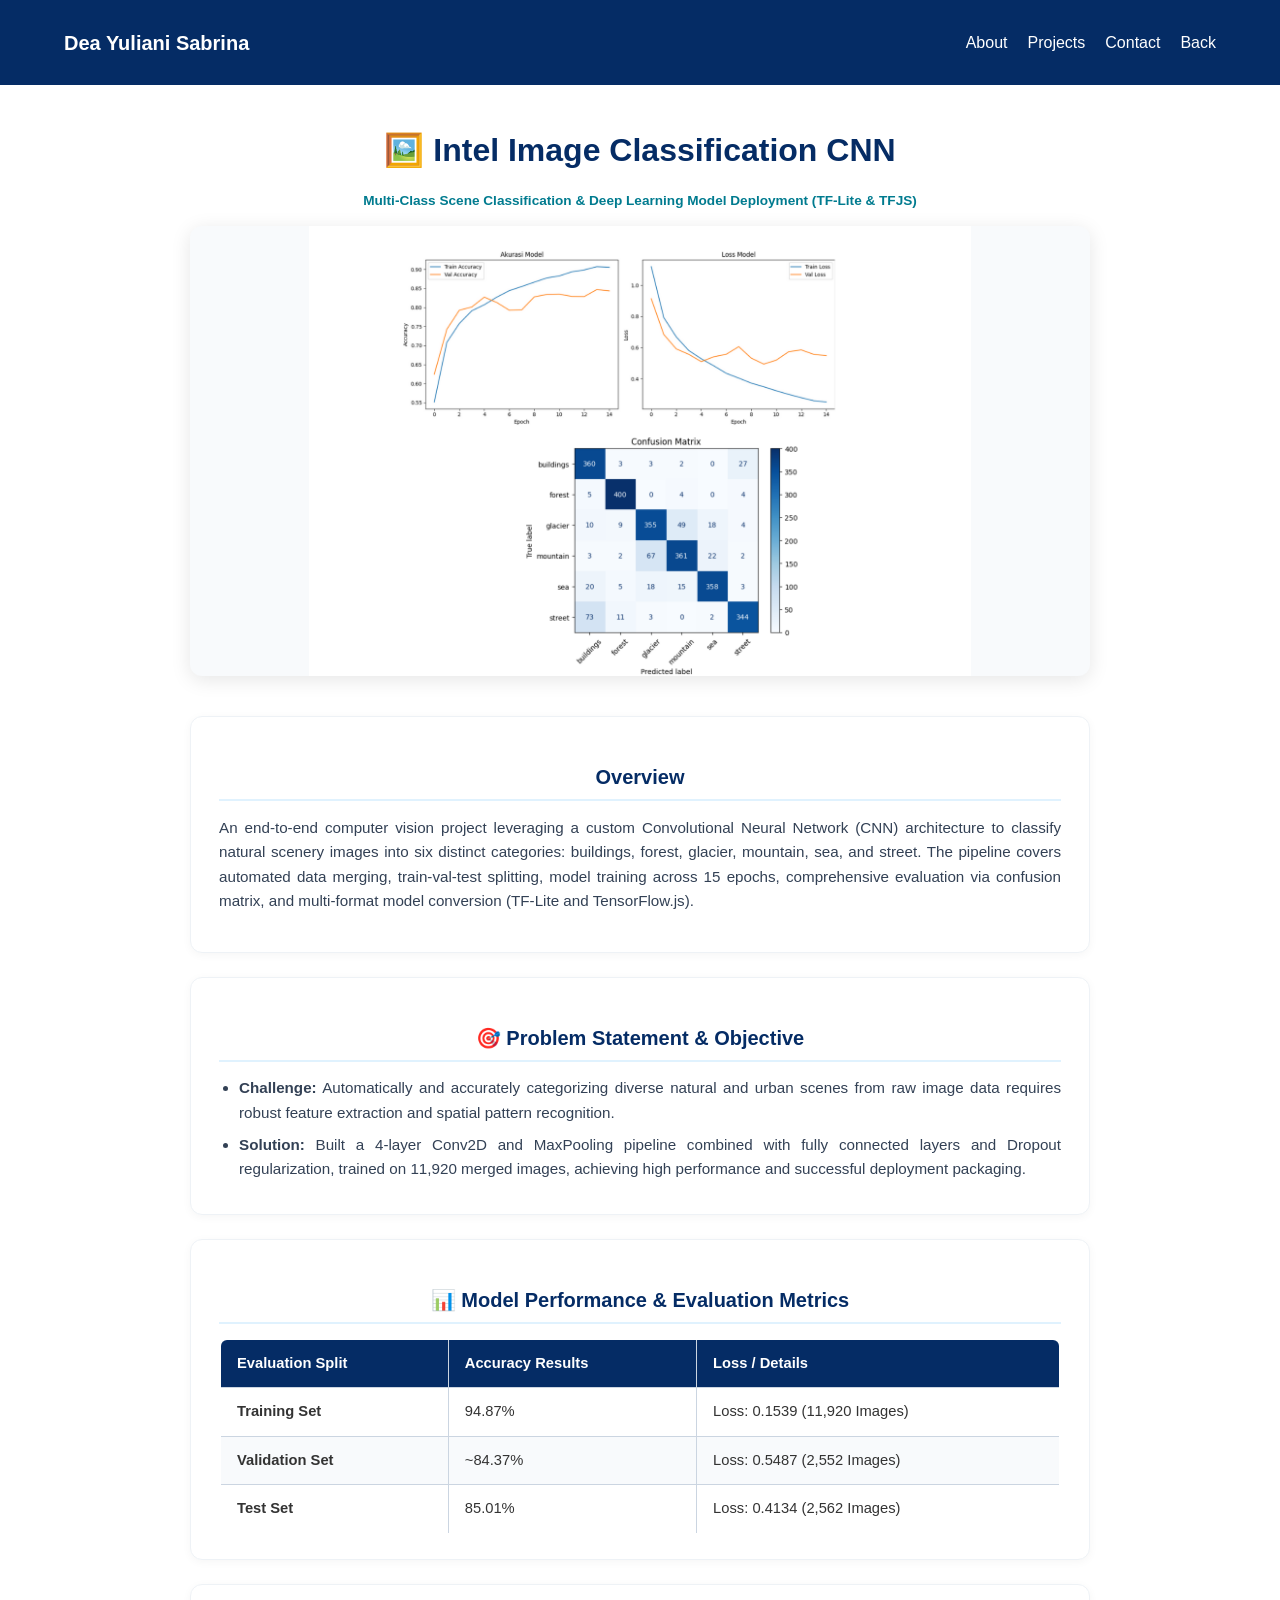
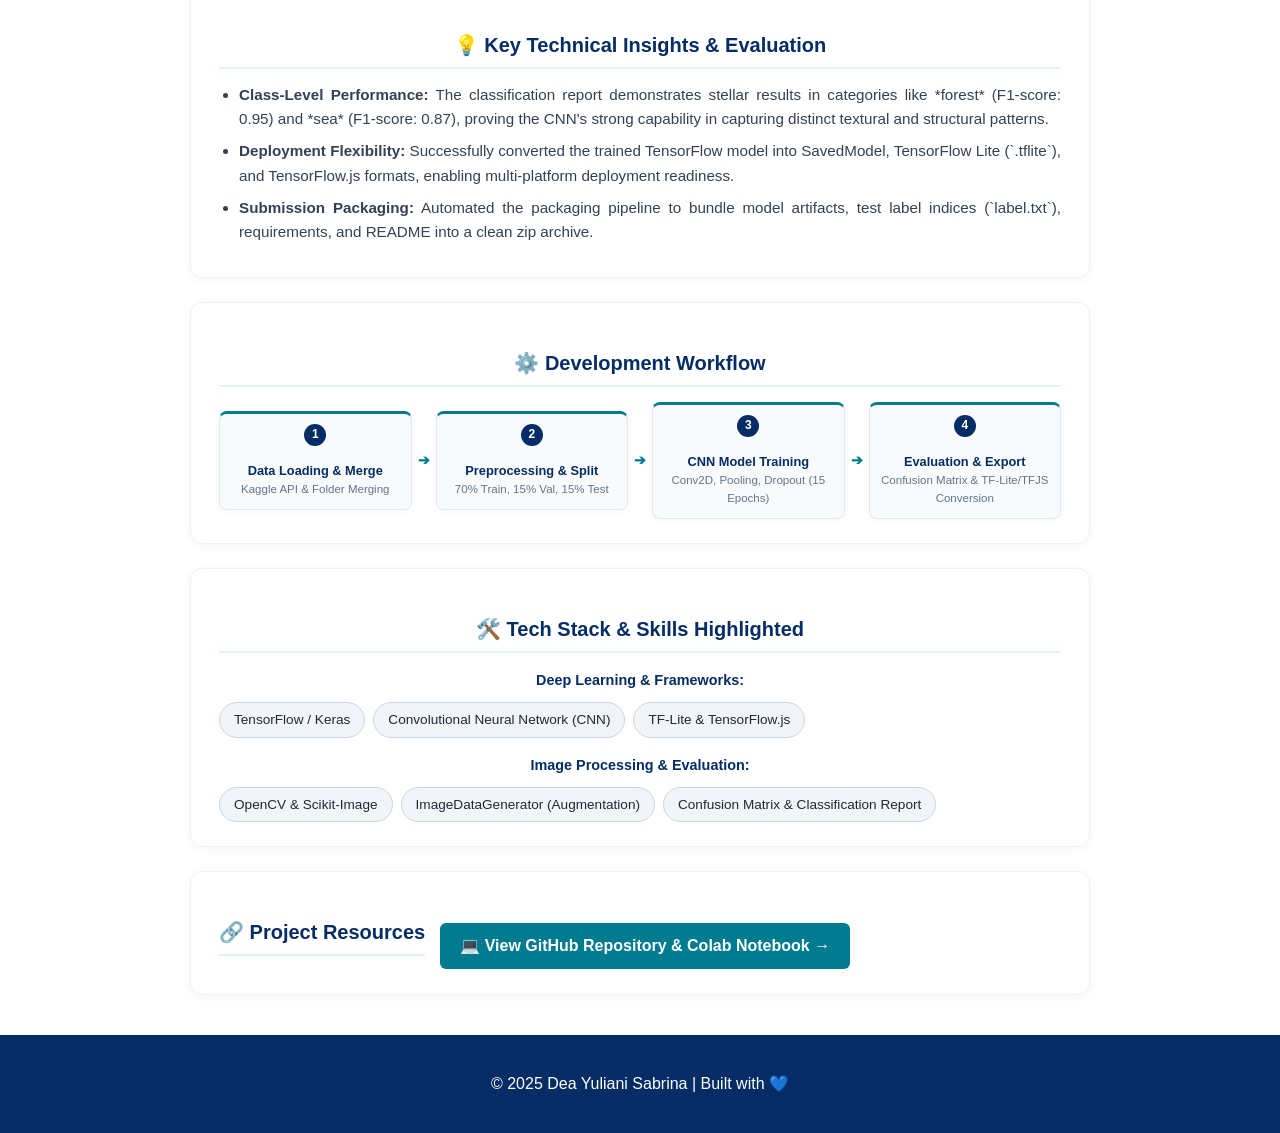
<file: project-image.html>
<!doctype html>
<html lang="id">
  <head>
    <meta charset="UTF-8" />
    <meta name="viewport" content="width=device-width, initial-scale=1.0" />
    <title>Intel Image Classification CNN | Dea Yuliani Sabrina</title>
    <link rel="stylesheet" href="style.css" />
  </head>
  <body>
    <!-- Navbar -->
    <nav class="navbar">
      <div class="container">
        <h1 class="logo">Dea Yuliani Sabrina</h1>
        <button class="menu-toggle" id="menu-toggle">☰</button>
        <ul class="nav-links" id="nav-links">
          <li><a href="index.html#about">About</a></li>
          <li><a href="projects.html">Projects</a></li>
          <li><a href="index.html#contact">Contact</a></li>
          <li><a href="index.html#home">Back</a></li>
        </ul>
      </div>
    </nav>

    <!-- Case Study Content -->
    <main class="container project-detail fade-in">
      <!-- Header / Hero Section -->
      <section class="project-hero">
        <h2>🖼️ Intel Image Classification CNN</h2>
        <p class="project-subtitle">
          Multi-Class Scene Classification & Deep Learning Model Deployment
          (TF-Lite & TFJS)
        </p>
        <div class="hero-image-container">
          <img
            src="img/p6.png"
            alt="Intel Image Classification Preview"
            class="detail-hero-img"
          />
        </div>
      </section>

      <!-- Overview -->
      <section class="project-section">
        <h3>Overview</h3>
        <p>
          An end-to-end computer vision project leveraging a custom
          Convolutional Neural Network (CNN) architecture to classify natural
          scenery images into six distinct categories: buildings, forest,
          glacier, mountain, sea, and street. The pipeline covers automated data
          merging, train-val-test splitting, model training across 15 epochs,
          comprehensive evaluation via confusion matrix, and multi-format model
          conversion (TF-Lite and TensorFlow.js).
        </p>
      </section>

      <!-- Problem Statement & Objective -->
      <section class="project-section">
        <h3>🎯 Problem Statement & Objective</h3>
        <ul>
          <li>
            <strong>Challenge:</strong> Automatically and accurately
            categorizing diverse natural and urban scenes from raw image data
            requires robust feature extraction and spatial pattern recognition.
          </li>
          <li>
            <strong>Solution:</strong> Built a 4-layer Conv2D and MaxPooling
            pipeline combined with fully connected layers and Dropout
            regularization, trained on 11,920 merged images, achieving high
            performance and successful deployment packaging.
          </li>
        </ul>
      </section>

      <!-- Key Performance Metrics -->
      <section class="project-section">
        <h3>📊 Model Performance & Evaluation Metrics</h3>
        <table class="metrics-table">
          <thead>
            <tr>
              <th>Evaluation Split</th>
              <th>Accuracy Results</th>
              <th>Loss / Details</th>
            </tr>
          </thead>
          <tbody>
            <tr>
              <td><strong>Training Set</strong></td>
              <td>94.87%</td>
              <td>Loss: 0.1539 (11,920 Images)</td>
            </tr>
            <tr>
              <td><strong>Validation Set</strong></td>
              <td>~84.37%</td>
              <td>Loss: 0.5487 (2,552 Images)</td>
            </tr>
            <tr>
              <td><strong>Test Set</strong></td>
              <td>85.01%</td>
              <td>Loss: 0.4134 (2,562 Images)</td>
            </tr>
          </tbody>
        </table>
      </section>

      <!-- Key Strategic Insights -->
      <section class="project-section">
        <h3>💡 Key Technical Insights & Evaluation</h3>
        <ul>
          <li>
            <strong>Class-Level Performance:</strong> The classification report
            demonstrates stellar results in categories like *forest* (F1-score:
            0.95) and *sea* (F1-score: 0.87), proving the CNN's strong
            capability in capturing distinct textural and structural patterns.
          </li>
          <li>
            <strong>Deployment Flexibility:</strong> Successfully converted the
            trained TensorFlow model into SavedModel, TensorFlow Lite
            (`.tflite`), and TensorFlow.js formats, enabling multi-platform
            deployment readiness.
          </li>
          <li>
            <strong>Submission Packaging:</strong> Automated the packaging
            pipeline to bundle model artifacts, test label indices
            (`label.txt`), requirements, and README into a clean zip archive.
          </li>
        </ul>
      </section>

      <!-- System Architecture & Workflow (1 Baris) -->
      <section class="project-section">
        <h3>⚙️ Development Workflow</h3>
        <div class="workflow-steps">
          <div class="step-card">
            <div class="step-number">1</div>
            <div class="step-content">
              <h4>Data Loading & Merge</h4>
              <p>Kaggle API & Folder Merging</p>
            </div>
          </div>
          <div class="step-arrow">➔</div>
          <div class="step-card">
            <div class="step-number">2</div>
            <div class="step-content">
              <h4>Preprocessing & Split</h4>
              <p>70% Train, 15% Val, 15% Test</p>
            </div>
          </div>
          <div class="step-arrow">➔</div>
          <div class="step-card">
            <div class="step-number">3</div>
            <div class="step-content">
              <h4>CNN Model Training</h4>
              <p>Conv2D, Pooling, Dropout (15 Epochs)</p>
            </div>
          </div>
          <div class="step-arrow">➔</div>
          <div class="step-card">
            <div class="step-number">4</div>
            <div class="step-content">
              <h4>Evaluation & Export</h4>
              <p>Confusion Matrix & TF-Lite/TFJS Conversion</p>
            </div>
          </div>
        </div>
      </section>

      <!-- Tech Stack & Skills -->
      <section class="project-section">
        <h3>🛠️ Tech Stack & Skills Highlighted</h3>

        <div class="skills-group">
          <span class="group-title">Deep Learning & Frameworks:</span>
          <div class="tags-wrapper">
            <span class="skill-badge">TensorFlow / Keras</span>
            <span class="skill-badge">Convolutional Neural Network (CNN)</span>
            <span class="skill-badge">TF-Lite & TensorFlow.js</span>
          </div>
        </div>

        <div class="skills-group">
          <span class="group-title">Image Processing & Evaluation:</span>
          <div class="tags-wrapper">
            <span class="skill-badge">OpenCV & Scikit-Image</span>
            <span class="skill-badge">ImageDataGenerator (Augmentation)</span>
            <span class="skill-badge"
              >Confusion Matrix & Classification Report</span
            >
          </div>
        </div>
      </section>

      <!-- Project Links Direct Button (GitHub Only) -->
      <section class="project-section project-links">
        <h3>🔗 Project Resources</h3>
        <div class="action-buttons">
          <a
            href="https://github.com/deayulianis/Proyek-Klasifikasi-Gambar"
            class="btn"
            target="_blank"
            rel="noopener noreferrer"
            >💻 View GitHub Repository & Colab Notebook →</a
          >
        </div>
      </section>
    </main>

    <!-- Footer -->
    <footer>
      <p>&copy; 2025 Dea Yuliani Sabrina | Built with 💙</p>
    </footer>

    <script src="scripts.js"></script>
  </body>
</html>
</file>
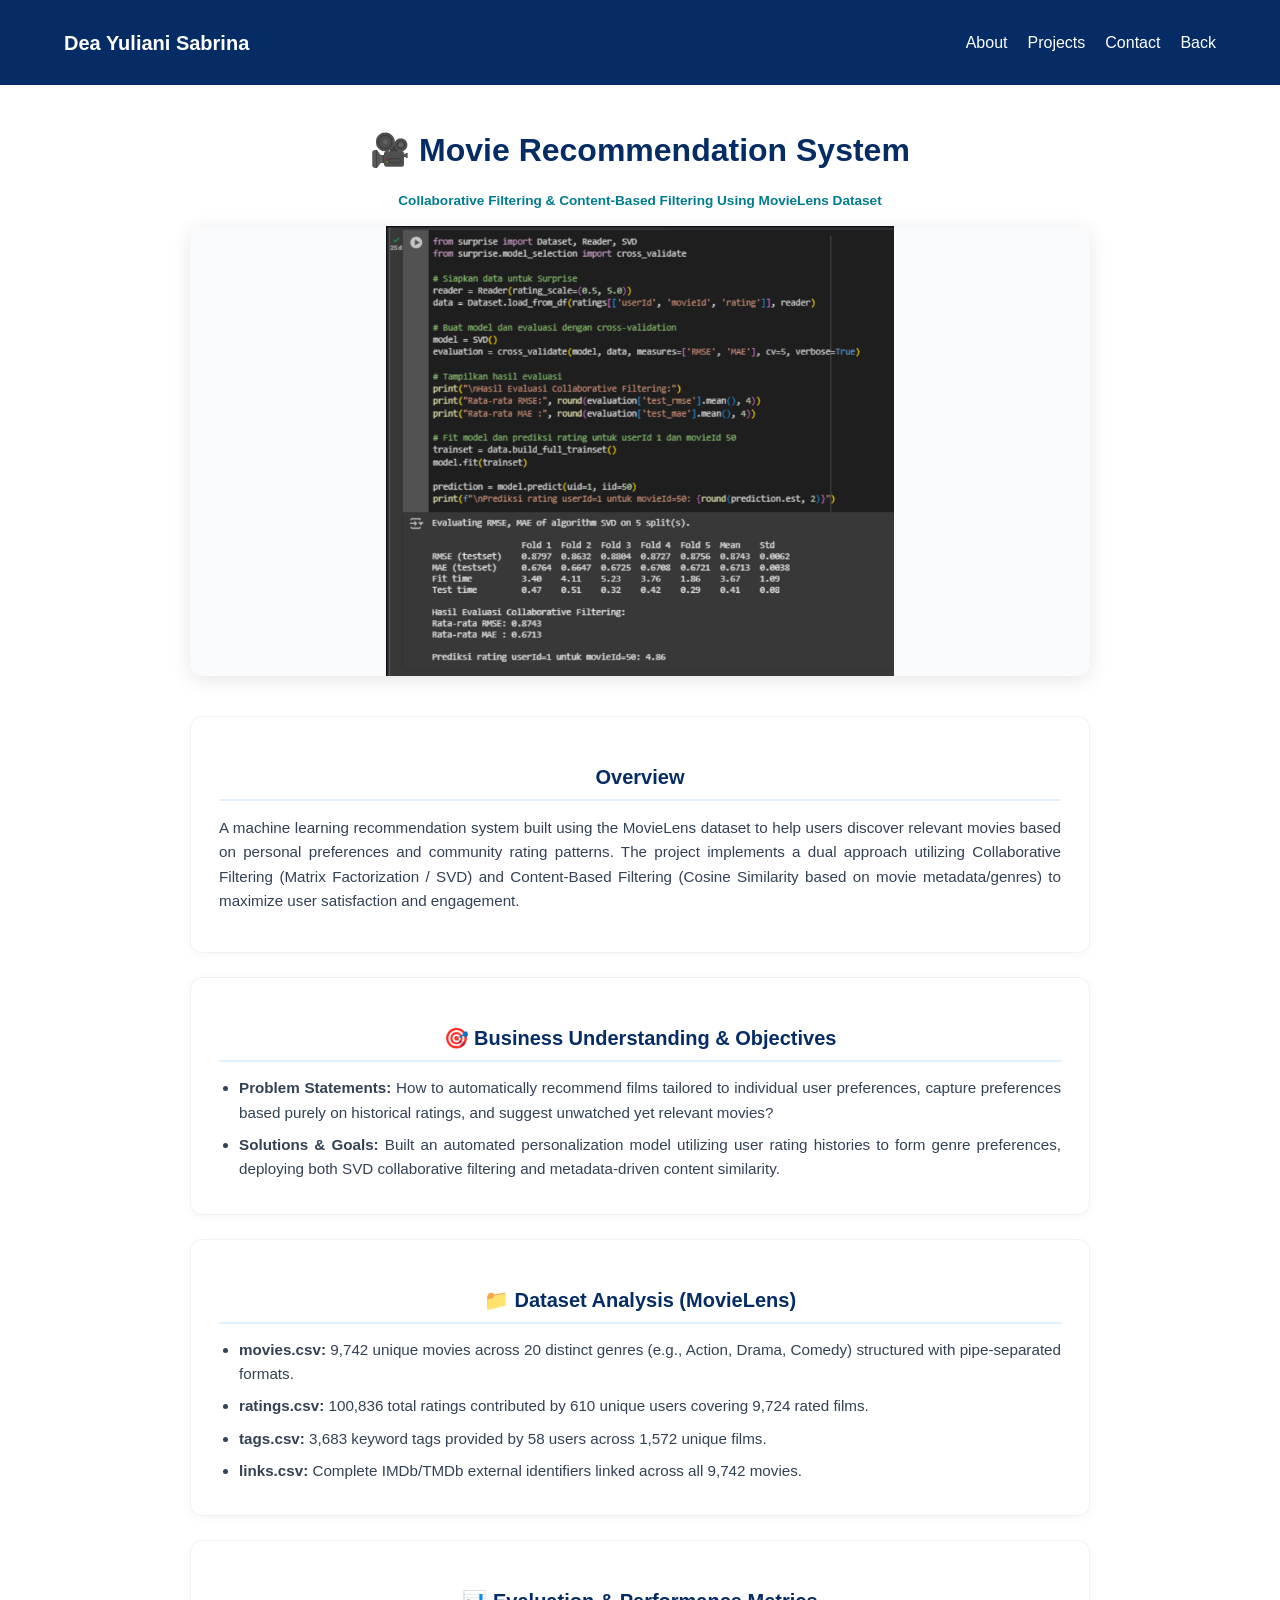
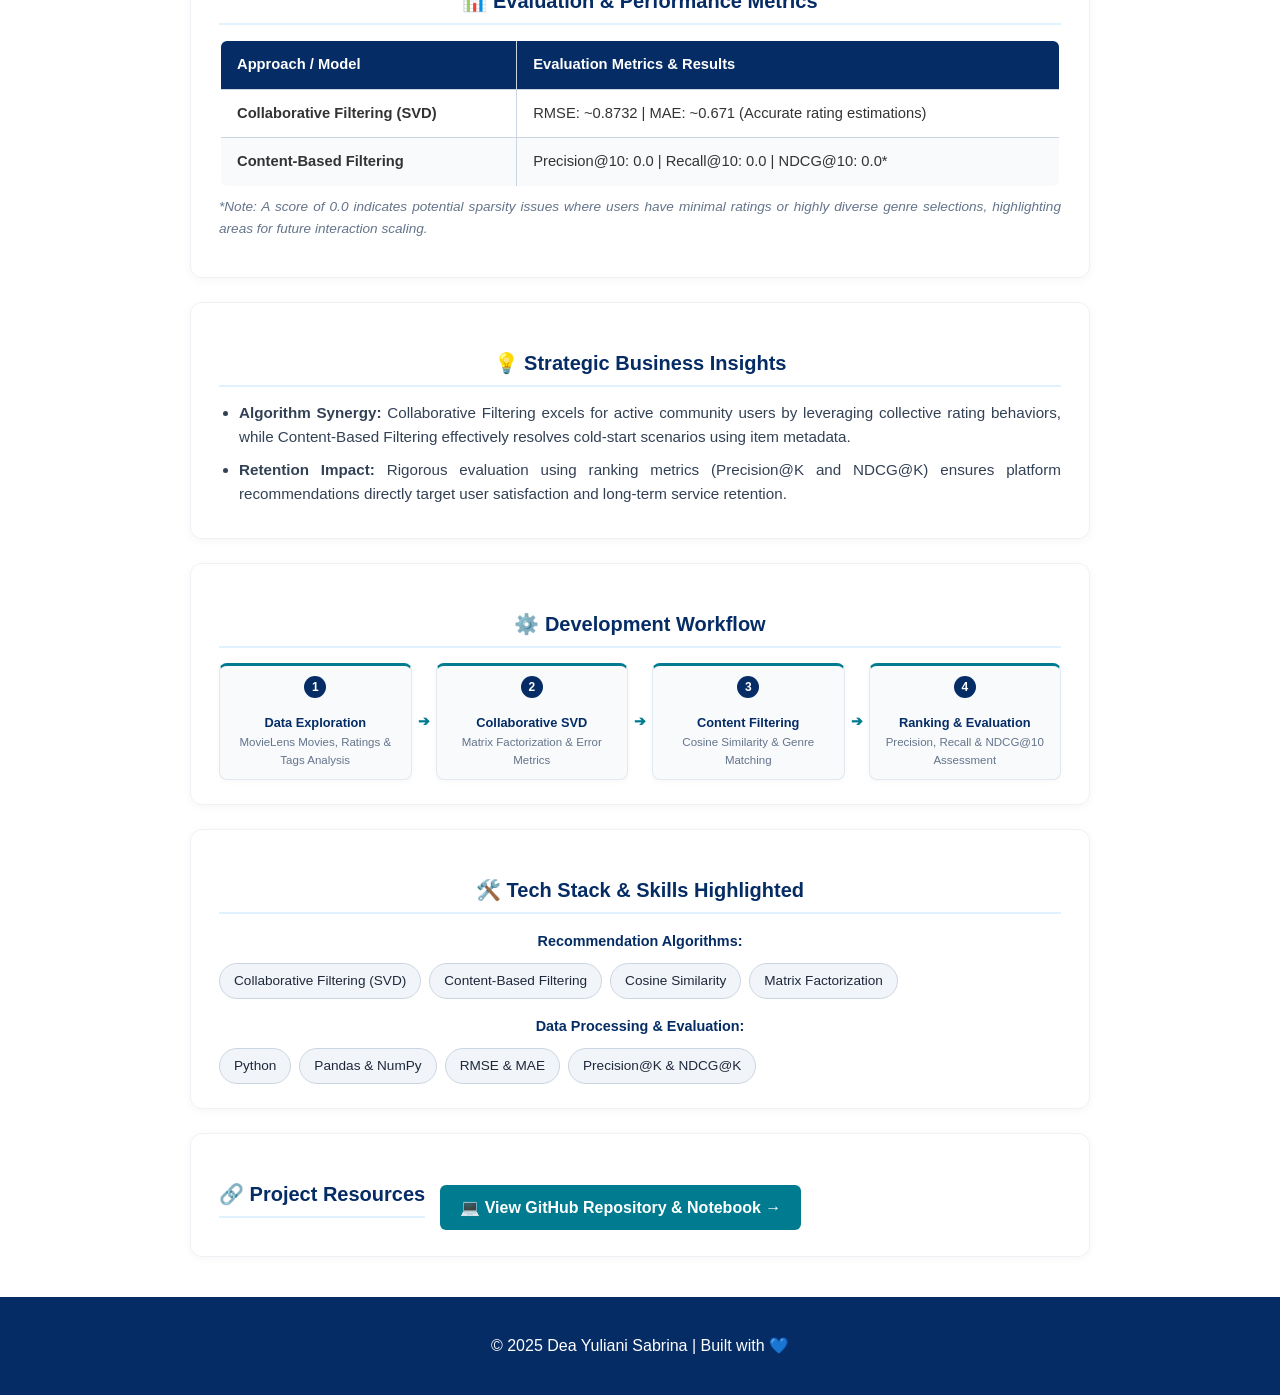
<file: project-movie.html>
<!doctype html>
<html lang="id">
  <head>
    <meta charset="UTF-8" />
    <meta name="viewport" content="width=device-width, initial-scale=1.0" />
    <title>Movie Recommendation System | Dea Yuliani Sabrina</title>
    <link rel="stylesheet" href="style.css" />
  </head>
  <body>
    <!-- Navbar -->
    <nav class="navbar">
      <div class="container">
        <h1 class="logo">Dea Yuliani Sabrina</h1>
        <button class="menu-toggle" id="menu-toggle">☰</button>
        <ul class="nav-links" id="nav-links">
          <li><a href="index.html#about">About</a></li>
          <li><a href="projects.html">Projects</a></li>
          <li><a href="index.html#contact">Contact</a></li>
          <li><a href="index.html#home">Back</a></li>
        </ul>
      </div>
    </nav>

    <!-- Case Study Content -->
    <main class="container project-detail fade-in">
      <!-- Header / Hero Section -->
      <section class="project-hero">
        <h2>🎥 Movie Recommendation System</h2>
        <p class="project-subtitle">
          Collaborative Filtering & Content-Based Filtering Using MovieLens
          Dataset
        </p>
        <div class="hero-image-container">
          <img
            src="img/4.png"
            alt="Movie Recommendation System Preview"
            class="detail-hero-img"
          />
        </div>
      </section>

      <!-- Overview -->
      <section class="project-section">
        <h3>Overview</h3>
        <p>
          A machine learning recommendation system built using the MovieLens
          dataset to help users discover relevant movies based on personal
          preferences and community rating patterns. The project implements a
          dual approach utilizing Collaborative Filtering (Matrix Factorization
          / SVD) and Content-Based Filtering (Cosine Similarity based on movie
          metadata/genres) to maximize user satisfaction and engagement.
        </p>
      </section>

      <!-- Problem Statement & Objective -->
      <section class="project-section">
        <h3>🎯 Business Understanding & Objectives</h3>
        <ul>
          <li>
            <strong>Problem Statements:</strong> How to automatically recommend
            films tailored to individual user preferences, capture preferences
            based purely on historical ratings, and suggest unwatched yet
            relevant movies?
          </li>
          <li>
            <strong>Solutions & Goals:</strong> Built an automated
            personalization model utilizing user rating histories to form genre
            preferences, deploying both SVD collaborative filtering and
            metadata-driven content similarity.
          </li>
        </ul>
      </section>

      <!-- Dataset Information -->
      <section class="project-section">
        <h3>📁 Dataset Analysis (MovieLens)</h3>
        <ul>
          <li>
            <strong>movies.csv:</strong> 9,742 unique movies across 20 distinct
            genres (e.g., Action, Drama, Comedy) structured with pipe-separated
            formats.
          </li>
          <li>
            <strong>ratings.csv:</strong> 100,836 total ratings contributed by
            610 unique users covering 9,724 rated films.
          </li>
          <li>
            <strong>tags.csv:</strong> 3,683 keyword tags provided by 58 users
            across 1,572 unique films.
          </li>
          <li>
            <strong>links.csv:</strong> Complete IMDb/TMDb external identifiers
            linked across all 9,742 movies.
          </li>
        </ul>
      </section>

      <!-- Key Performance Metrics -->
      <section class="project-section">
        <h3>📊 Evaluation & Performance Metrics</h3>
        <table class="metrics-table">
          <thead>
            <tr>
              <th>Approach / Model</th>
              <th>Evaluation Metrics & Results</th>
            </tr>
          </thead>
          <tbody>
            <tr>
              <td><strong>Collaborative Filtering (SVD)</strong></td>
              <td>RMSE: ~0.8732 | MAE: ~0.671 (Accurate rating estimations)</td>
            </tr>
            <tr>
              <td><strong>Content-Based Filtering</strong></td>
              <td>Precision@10: 0.0 | Recall@10: 0.0 | NDCG@10: 0.0*</td>
            </tr>
          </tbody>
        </table>
        <p style="font-size: 0.85rem; color: #64748b; margin-top: 8px">
          <em
            >*Note: A score of 0.0 indicates potential sparsity issues where
            users have minimal ratings or highly diverse genre selections,
            highlighting areas for future interaction scaling.</em
          >
        </p>
      </section>

      <!-- Key Strategic Insights -->
      <section class="project-section">
        <h3>💡 Strategic Business Insights</h3>
        <ul>
          <li>
            <strong>Algorithm Synergy:</strong> Collaborative Filtering excels
            for active community users by leveraging collective rating
            behaviors, while Content-Based Filtering effectively resolves
            cold-start scenarios using item metadata.
          </li>
          <li>
            <strong>Retention Impact:</strong> Rigorous evaluation using ranking
            metrics (Precision@K and NDCG@K) ensures platform recommendations
            directly target user satisfaction and long-term service retention.
          </li>
        </ul>
      </section>

      <!-- System Architecture & Workflow (1 Baris) -->
      <section class="project-section">
        <h3>⚙️ Development Workflow</h3>
        <div class="workflow-steps">
          <div class="step-card">
            <div class="step-number">1</div>
            <div class="step-content">
              <h4>Data Exploration</h4>
              <p>MovieLens Movies, Ratings & Tags Analysis</p>
            </div>
          </div>
          <div class="step-arrow">➔</div>
          <div class="step-card">
            <div class="step-number">2</div>
            <div class="step-content">
              <h4>Collaborative SVD</h4>
              <p>Matrix Factorization & Error Metrics</p>
            </div>
          </div>
          <div class="step-arrow">➔</div>
          <div class="step-card">
            <div class="step-number">3</div>
            <div class="step-content">
              <h4>Content Filtering</h4>
              <p>Cosine Similarity & Genre Matching</p>
            </div>
          </div>
          <div class="step-arrow">➔</div>
          <div class="step-card">
            <div class="step-number">4</div>
            <div class="step-content">
              <h4>Ranking & Evaluation</h4>
              <p>Precision, Recall & NDCG@10 Assessment</p>
            </div>
          </div>
        </div>
      </section>

      <!-- Tech Stack & Skills -->
      <section class="project-section">
        <h3>🛠️ Tech Stack & Skills Highlighted</h3>

        <div class="skills-group">
          <span class="group-title">Recommendation Algorithms:</span>
          <div class="tags-wrapper">
            <span class="skill-badge">Collaborative Filtering (SVD)</span>
            <span class="skill-badge">Content-Based Filtering</span>
            <span class="skill-badge">Cosine Similarity</span>
            <span class="skill-badge">Matrix Factorization</span>
          </div>
        </div>

        <div class="skills-group">
          <span class="group-title">Data Processing & Evaluation:</span>
          <div class="tags-wrapper">
            <span class="skill-badge">Python</span>
            <span class="skill-badge">Pandas & NumPy</span>
            <span class="skill-badge">RMSE & MAE</span>
            <span class="skill-badge">Precision@K & NDCG@K</span>
          </div>
        </div>
      </section>

      <!-- Project Links Direct Button (GitHub Only) -->
      <section class="project-section project-links">
        <h3>🔗 Project Resources</h3>
        <div class="action-buttons">
          <a
            href="https://github.com/deayulianis/Sistem-Rekomendasi-Movie"
            class="btn"
            target="_blank"
            rel="noopener noreferrer"
            >💻 View GitHub Repository & Notebook →</a
          >
        </div>
      </section>
    </main>

    <!-- Footer -->
    <footer>
      <p>&copy; 2025 Dea Yuliani Sabrina | Built with 💙</p>
    </footer>

    <script src="scripts.js"></script>
  </body>
</html>
</file>
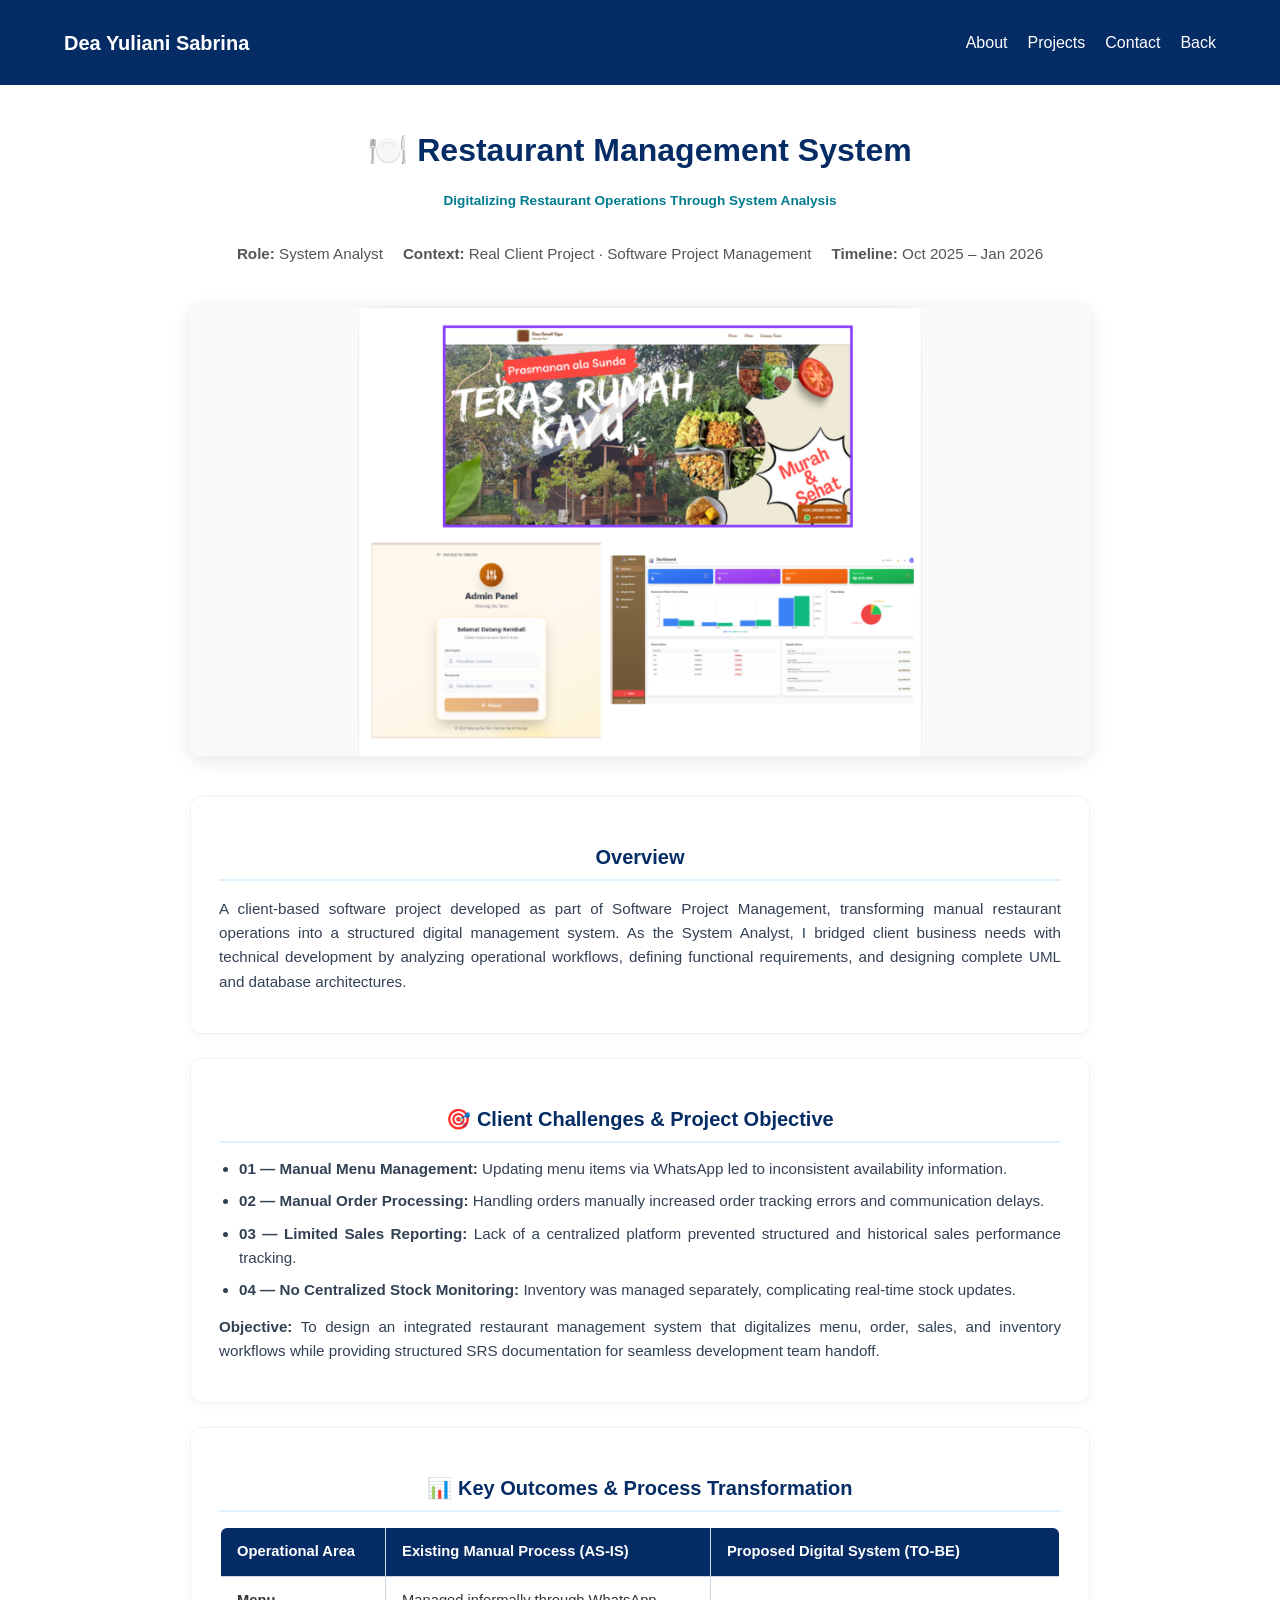
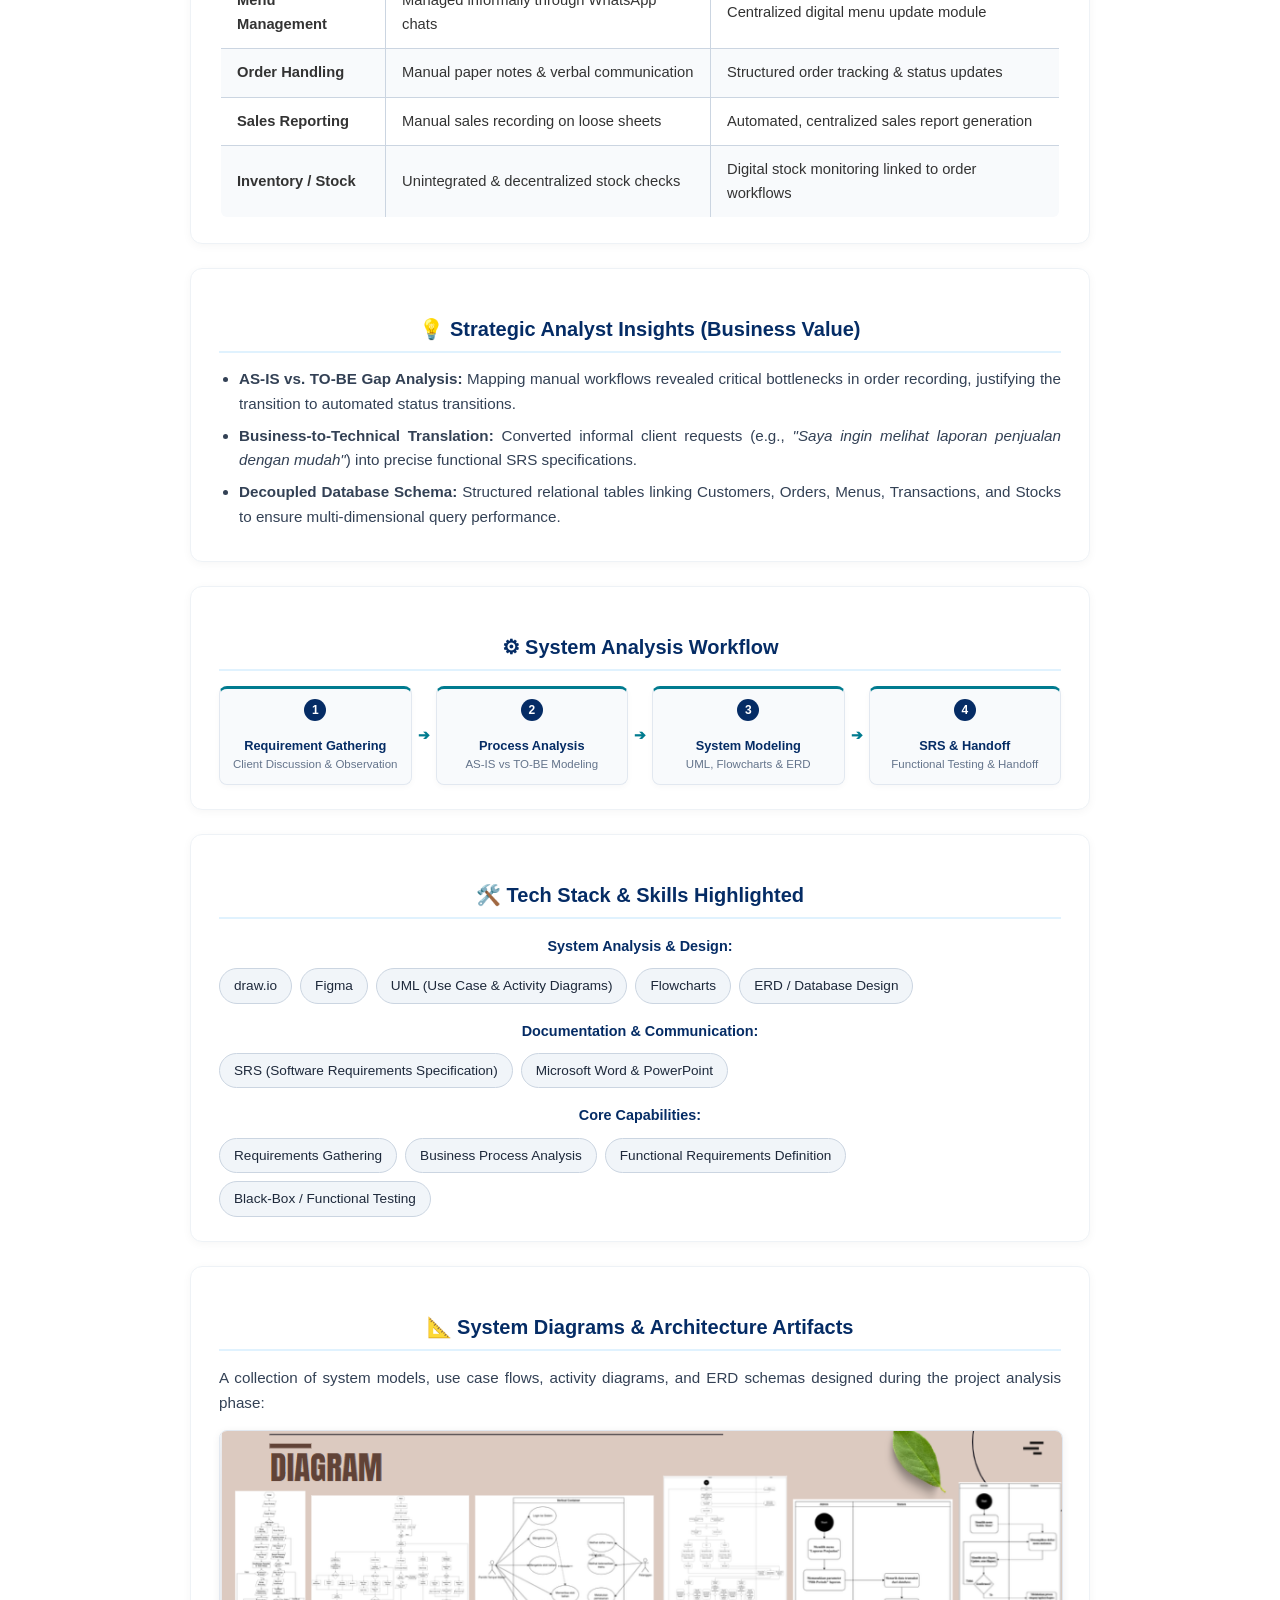
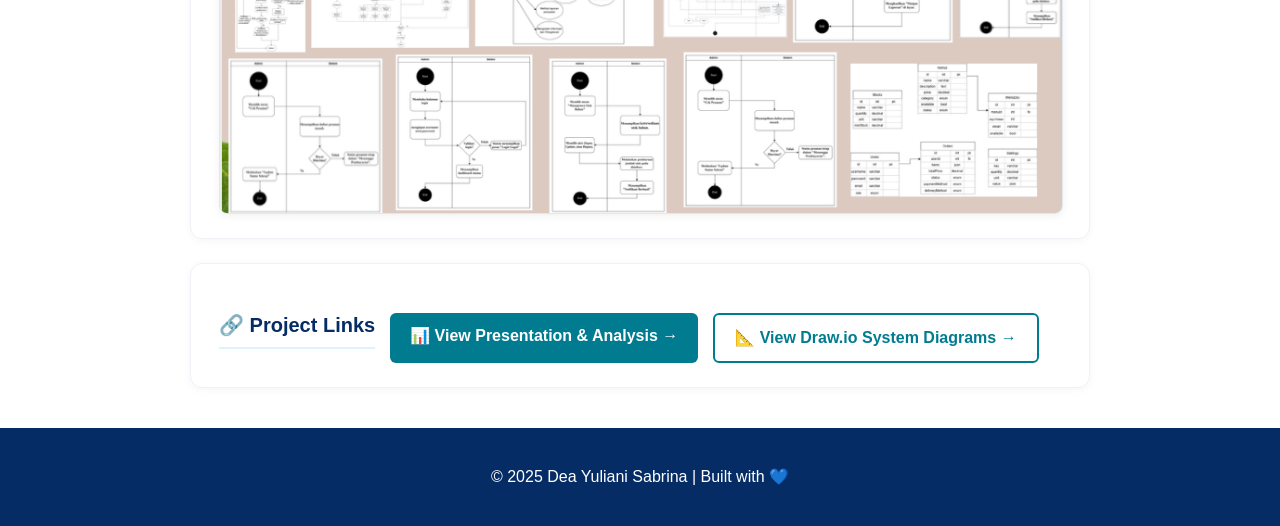
<file: project-restaurants.html>
<!doctype html>
<html lang="id">
  <head>
    <meta charset="UTF-8" />
    <meta name="viewport" content="width=device-width, initial-scale=1.0" />
    <title>Restaurant Management System | Dea Yuliani Sabrina</title>
    <link rel="stylesheet" href="style.css" />
  </head>
  <body>
    <!-- Navbar -->
    <nav class="navbar">
      <div class="container">
        <h1 class="logo">Dea Yuliani Sabrina</h1>
        <button class="menu-toggle" id="menu-toggle">☰</button>
        <ul class="nav-links" id="nav-links">
          <li><a href="index.html#about">About</a></li>
          <li><a href="projects.html">Projects</a></li>
          <li><a href="index.html#contact">Contact</a></li>
          <li><a href="index.html#home">Back</a></li>
        </ul>
      </div>
    </nav>

    <!-- Case Study Content -->
    <main class="container project-detail fade-in">
      <!-- Header / Hero Section -->
      <section class="project-hero">
        <h2>🍽️ Restaurant Management System</h2>
        <p class="project-subtitle">
          Digitalizing Restaurant Operations Through System Analysis
        </p>
        <div class="project-meta">
          <p><strong>Role:</strong> System Analyst</p>
          <p>
            <strong>Context:</strong> Real Client Project · Software Project
            Management
          </p>
          <p><strong>Timeline:</strong> Oct 2025 – Jan 2026</p>
        </div>
        <div class="hero-image-container">
          <img
            src="img/1.png"
            alt="Restaurant Management System Preview"
            class="detail-hero-img"
          />
        </div>
      </section>

      <!-- Overview -->
      <section class="project-section">
        <h3>Overview</h3>
        <p>
          A client-based software project developed as part of Software Project
          Management, transforming manual restaurant operations into a
          structured digital management system. As the System Analyst, I bridged
          client business needs with technical development by analyzing
          operational workflows, defining functional requirements, and designing
          complete UML and database architectures.
        </p>
      </section>

      <!-- Problem Statement & Objective -->
      <section class="project-section">
        <h3>🎯 Client Challenges & Project Objective</h3>
        <ul>
          <li>
            <strong>01 — Manual Menu Management:</strong> Updating menu items
            via WhatsApp led to inconsistent availability information.
          </li>
          <li>
            <strong>02 — Manual Order Processing:</strong> Handling orders
            manually increased order tracking errors and communication delays.
          </li>
          <li>
            <strong>03 — Limited Sales Reporting:</strong> Lack of a centralized
            platform prevented structured and historical sales performance
            tracking.
          </li>
          <li>
            <strong>04 — No Centralized Stock Monitoring:</strong> Inventory was
            managed separately, complicating real-time stock updates.
          </li>
        </ul>
        <p style="margin-top: 12px">
          <strong>Objective:</strong> To design an integrated restaurant
          management system that digitalizes menu, order, sales, and inventory
          workflows while providing structured SRS documentation for seamless
          development team handoff.
        </p>
      </section>

      <!-- Key Outcomes & Before vs After -->
      <section class="project-section">
        <h3>📊 Key Outcomes & Process Transformation</h3>
        <table class="metrics-table">
          <thead>
            <tr>
              <th>Operational Area</th>
              <th>Existing Manual Process (AS-IS)</th>
              <th>Proposed Digital System (TO-BE)</th>
            </tr>
          </thead>
          <tbody>
            <tr>
              <td><strong>Menu Management</strong></td>
              <td>Managed informally through WhatsApp chats</td>
              <td>Centralized digital menu update module</td>
            </tr>
            <tr>
              <td><strong>Order Handling</strong></td>
              <td>Manual paper notes & verbal communication</td>
              <td>Structured order tracking & status updates</td>
            </tr>
            <tr>
              <td><strong>Sales Reporting</strong></td>
              <td>Manual sales recording on loose sheets</td>
              <td>Automated, centralized sales report generation</td>
            </tr>
            <tr>
              <td><strong>Inventory / Stock</strong></td>
              <td>Unintegrated & decentralized stock checks</td>
              <td>Digital stock monitoring linked to order workflows</td>
            </tr>
          </tbody>
        </table>
      </section>

      <!-- Key Strategic Insights -->
      <section class="project-section">
        <h3>💡 Strategic Analyst Insights (Business Value)</h3>
        <ul>
          <li>
            <strong>AS-IS vs. TO-BE Gap Analysis:</strong> Mapping manual
            workflows revealed critical bottlenecks in order recording,
            justifying the transition to automated status transitions.
          </li>
          <li>
            <strong>Business-to-Technical Translation:</strong> Converted
            informal client requests (e.g.,
            <em>"Saya ingin melihat laporan penjualan dengan mudah"</em>) into
            precise functional SRS specifications.
          </li>
          <li>
            <strong>Decoupled Database Schema:</strong> Structured relational
            tables linking Customers, Orders, Menus, Transactions, and Stocks to
            ensure multi-dimensional query performance.
          </li>
        </ul>
      </section>

      <!-- System Architecture & Workflow (1 Baris Sejajar) -->
      <section class="project-section">
        <h3>⚙ System Analysis Workflow</h3>
        <div class="workflow-steps">
          <div class="step-card">
            <div class="step-number">1</div>
            <div class="step-content">
              <h4>Requirement Gathering</h4>
              <p>Client Discussion & Observation</p>
            </div>
          </div>
          <div class="step-arrow">➔</div>
          <div class="step-card">
            <div class="step-number">2</div>
            <div class="step-content">
              <h4>Process Analysis</h4>
              <p>AS-IS vs TO-BE Modeling</p>
            </div>
          </div>
          <div class="step-arrow">➔</div>
          <div class="step-card">
            <div class="step-number">3</div>
            <div class="step-content">
              <h4>System Modeling</h4>
              <p>UML, Flowcharts & ERD</p>
            </div>
          </div>
          <div class="step-arrow">➔</div>
          <div class="step-card">
            <div class="step-number">4</div>
            <div class="step-content">
              <h4>SRS & Handoff</h4>
              <p>Functional Testing & Handoff</p>
            </div>
          </div>
        </div>
      </section>

      <!-- Tech Stack & Skills Highlighted -->
      <section class="project-section">
        <h3>🛠️ Tech Stack & Skills Highlighted</h3>

        <div class="skills-group">
          <span class="group-title">System Analysis & Design:</span>
          <div class="tags-wrapper">
            <span class="skill-badge">draw.io</span>
            <span class="skill-badge">Figma</span>
            <span class="skill-badge">UML (Use Case & Activity Diagrams)</span>
            <span class="skill-badge">Flowcharts</span>
            <span class="skill-badge">ERD / Database Design</span>
          </div>
        </div>

        <div class="skills-group">
          <span class="group-title">Documentation & Communication:</span>
          <div class="tags-wrapper">
            <span class="skill-badge"
              >SRS (Software Requirements Specification)</span
            >
            <span class="skill-badge">Microsoft Word & PowerPoint</span>
          </div>
        </div>

        <div class="skills-group">
          <span class="group-title">Core Capabilities:</span>
          <div class="tags-wrapper">
            <span class="skill-badge">Requirements Gathering</span>
            <span class="skill-badge">Business Process Analysis</span>
            <span class="skill-badge">Functional Requirements Definition</span>
            <span class="skill-badge">Black-Box / Functional Testing</span>
          </div>
        </div>
      </section>

      <!-- System Modeling & Diagrams Gallery -->
      <section class="project-section">
        <h3>📐 System Diagrams & Architecture Artifacts</h3>
        <p style="margin-bottom: 15px">
          A collection of system models, use case flows, activity diagrams, and
          ERD schemas designed during the project analysis phase:
        </p>
        <div class="gallery-grid">
          <img
            src="img/diagram.png"
            alt="UML Diagrams, Flowcharts & ERD Collection"
            class="diagram-img"
          />
        </div>
      </section>

      <!-- Project Links Direct Buttons -->
      <section class="project-section project-links">
        <h3>🔗 Project Links</h3>
        <div class="action-buttons">
          <a
            href="https://www.canva.com/design/DAG-R-xmAn0/ljvFMYb2UiD7AUi-c9guoQ/edit"
            class="btn"
            target="_blank"
            rel="noopener noreferrer"
            >📊 View Presentation & Analysis →</a
          >
          <a
            href="https://app.diagrams.net/#G1Jl51ZxD5MlBqZI4YPZ0HQM4YS9Njv9xP#%7B%22pageId%22%3A%22KPDXTGWYbSYStCDy9gS_%22%7D"
            class="btn btn-secondary"
            target="_blank"
            rel="noopener noreferrer"
            >📐 View Draw.io System Diagrams →</a
          >
        </div>
      </section>
    </main>

    <!-- Footer -->
    <footer>
      <p>&copy; 2025 Dea Yuliani Sabrina | Built with 💙</p>
    </footer>

    <script src="scripts.js"></script>
  </body>
</html>
</file>
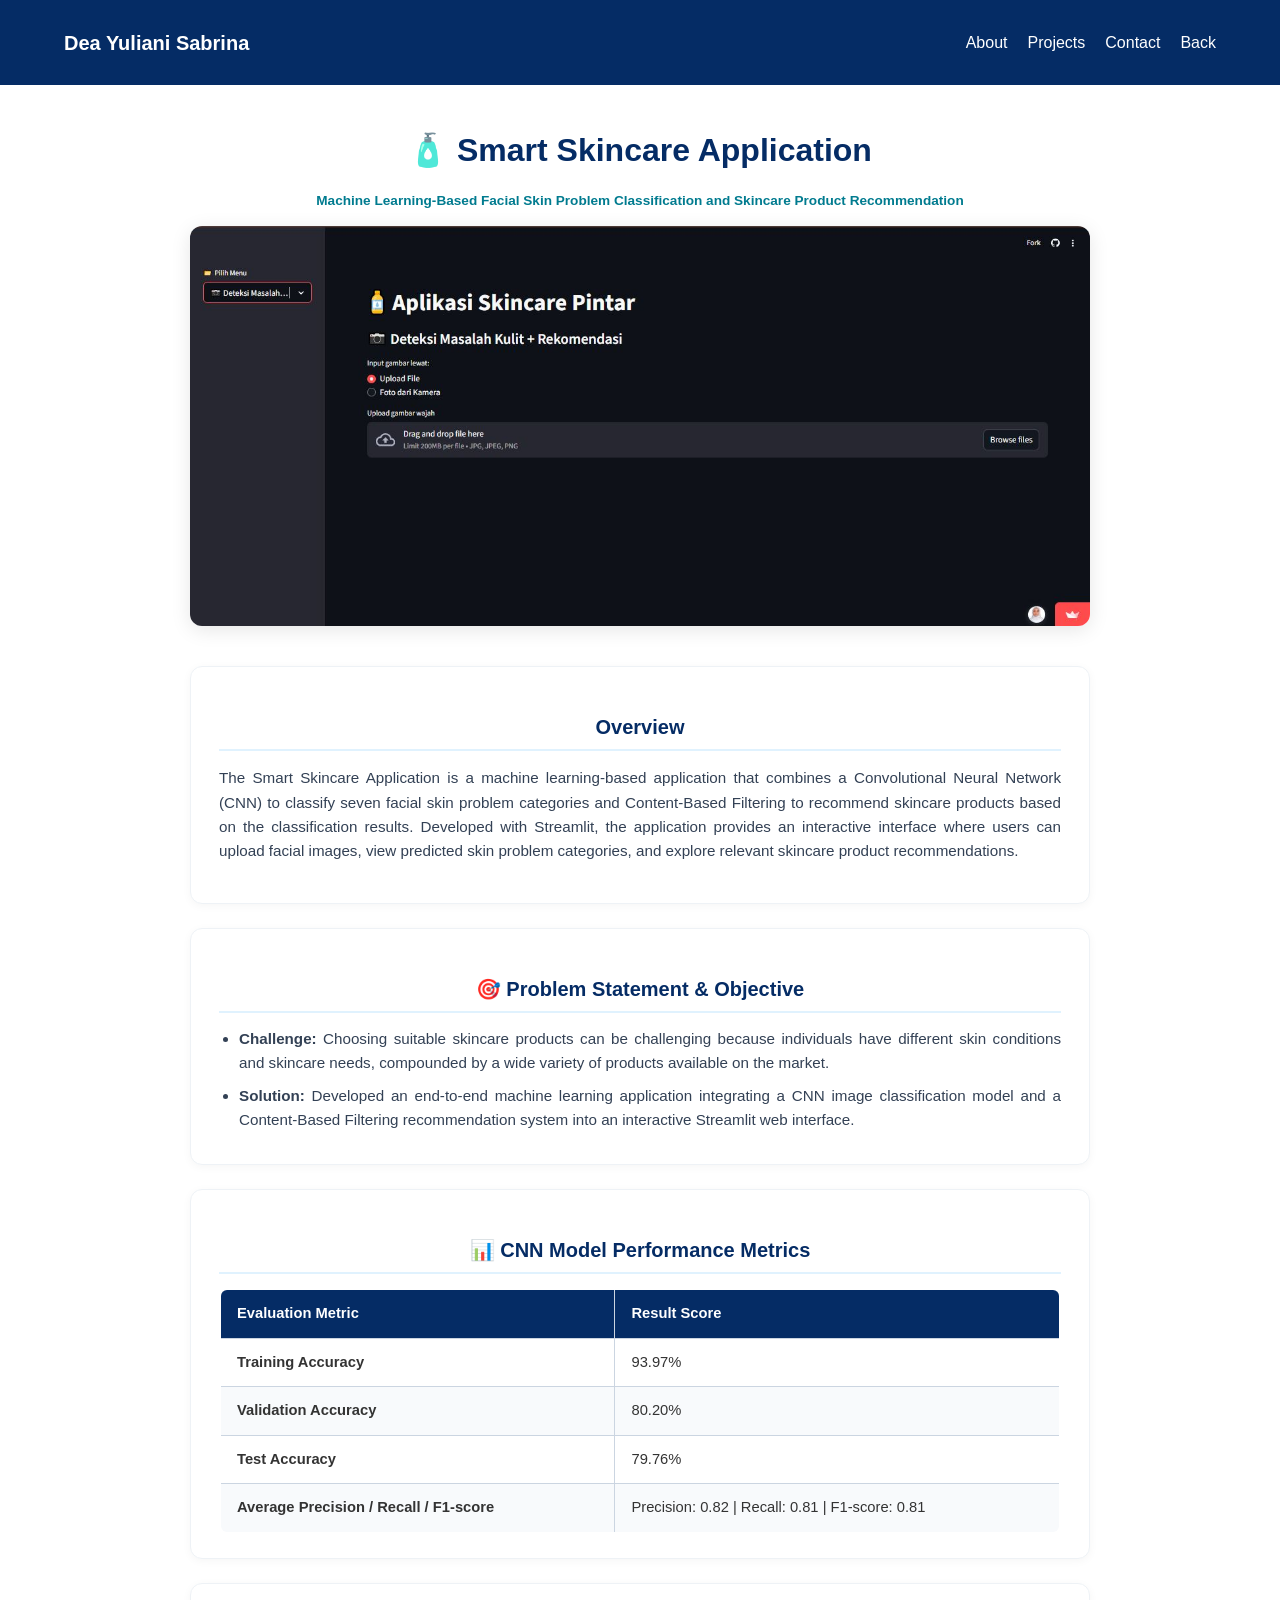
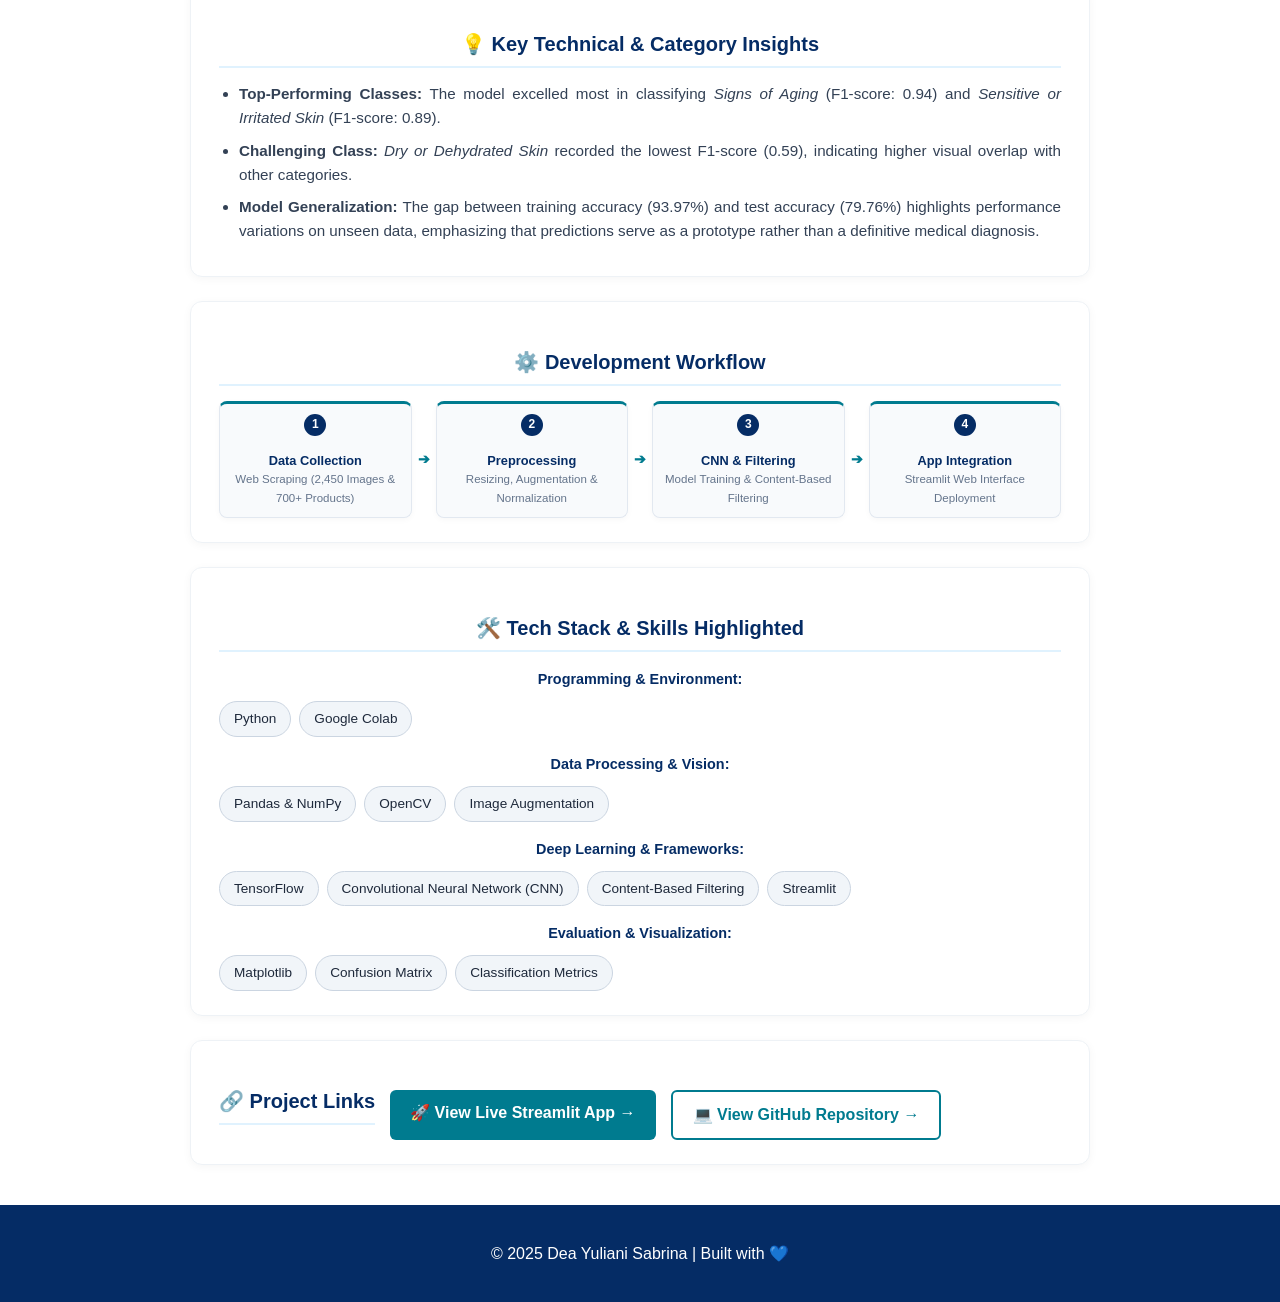
<file: project-skincare.html>
<!doctype html>
<html lang="id">
  <head>
    <meta charset="UTF-8" />
    <meta name="viewport" content="width=device-width, initial-scale=1.0" />
    <title>Smart Skincare Application | Dea Yuliani Sabrina</title>
    <link rel="stylesheet" href="style.css" />
  </head>
  <body>
    <!-- Navbar -->
    <nav class="navbar">
      <div class="container">
        <h1 class="logo">Dea Yuliani Sabrina</h1>
        <button class="menu-toggle" id="menu-toggle">☰</button>
        <ul class="nav-links" id="nav-links">
          <li><a href="index.html#about">About</a></li>
          <li><a href="projects.html">Projects</a></li>
          <li><a href="index.html#contact">Contact</a></li>
          <li><a href="index.html#home">Back</a></li>
        </ul>
      </div>
    </nav>

    <!-- Case Study Content -->
    <main class="container project-detail fade-in">
      <!-- Header / Hero Section -->
      <section class="project-hero">
        <h2>🧴 Smart Skincare Application</h2>
        <p class="project-subtitle">
          Machine Learning-Based Facial Skin Problem Classification and Skincare
          Product Recommendation
        </p>
        <div class="hero-image-container">
          <img
            src="img/p2.JPG"
            alt="Smart Skincare Application Preview"
            class="detail-hero-img"
          />
        </div>
      </section>

      <!-- Overview -->
      <section class="project-section">
        <h3>Overview</h3>
        <p>
          The Smart Skincare Application is a machine learning-based application
          that combines a Convolutional Neural Network (CNN) to classify seven
          facial skin problem categories and Content-Based Filtering to
          recommend skincare products based on the classification results.
          Developed with Streamlit, the application provides an interactive
          interface where users can upload facial images, view predicted skin
          problem categories, and explore relevant skincare product
          recommendations.
        </p>
      </section>

      <!-- Problem Statement & Objective -->
      <section class="project-section">
        <h3>🎯 Problem Statement & Objective</h3>
        <ul>
          <li>
            <strong>Challenge:</strong> Choosing suitable skincare products can
            be challenging because individuals have different skin conditions
            and skincare needs, compounded by a wide variety of products
            available on the market.
          </li>
          <li>
            <strong>Solution:</strong> Developed an end-to-end machine learning
            application integrating a CNN image classification model and a
            Content-Based Filtering recommendation system into an interactive
            Streamlit web interface.
          </li>
        </ul>
      </section>

      <!-- Key Performance Metrics -->
      <section class="project-section">
        <h3>📊 CNN Model Performance Metrics</h3>
        <table class="metrics-table">
          <thead>
            <tr>
              <th>Evaluation Metric</th>
              <th>Result Score</th>
            </tr>
          </thead>
          <tbody>
            <tr>
              <td><strong>Training Accuracy</strong></td>
              <td>93.97%</td>
            </tr>
            <tr>
              <td><strong>Validation Accuracy</strong></td>
              <td>80.20%</td>
            </tr>
            <tr>
              <td><strong>Test Accuracy</strong></td>
              <td>79.76%</td>
            </tr>
            <tr>
              <td><strong>Average Precision / Recall / F1-score</strong></td>
              <td>Precision: 0.82 | Recall: 0.81 | F1-score: 0.81</td>
            </tr>
          </tbody>
        </table>
      </section>

      <!-- Key Strategic Insights -->
      <section class="project-section">
        <h3>💡 Key Technical & Category Insights</h3>
        <ul>
          <li>
            <strong>Top-Performing Classes:</strong> The model excelled most in
            classifying <em>Signs of Aging</em> (F1-score: 0.94) and
            <em>Sensitive or Irritated Skin</em> (F1-score: 0.89).
          </li>
          <div></div>
          <li>
            <strong>Challenging Class:</strong>
            <em>Dry or Dehydrated Skin</em> recorded the lowest F1-score (0.59),
            indicating higher visual overlap with other categories.
          </li>
          <div></div>
          <li>
            <strong>Model Generalization:</strong> The gap between training
            accuracy (93.97%) and test accuracy (79.76%) highlights performance
            variations on unseen data, emphasizing that predictions serve as a
            prototype rather than a definitive medical diagnosis.
          </li>
        </ul>
      </section>

      <!-- System Architecture & Workflow (1 Baris) -->
      <section class="project-section">
        <h3>⚙️ Development Workflow</h3>
        <div class="workflow-steps">
          <div class="step-card">
            <div class="step-number">1</div>
            <div class="step-content">
              <h4>Data Collection</h4>
              <p>Web Scraping (2,450 Images & 700+ Products)</p>
            </div>
          </div>
          <div class="step-arrow">➔</div>
          <div class="step-card">
            <div class="step-number">2</div>
            <div class="step-content">
              <h4>Preprocessing</h4>
              <p>Resizing, Augmentation & Normalization</p>
            </div>
          </div>
          <div class="step-arrow">➔</div>
          <div class="step-card">
            <div class="step-number">3</div>
            <div class="step-content">
              <h4>CNN & Filtering</h4>
              <p>Model Training & Content-Based Filtering</p>
            </div>
          </div>
          <div class="step-arrow">➔</div>
          <div class="step-card">
            <div class="step-number">4</div>
            <div class="step-content">
              <h4>App Integration</h4>
              <p>Streamlit Web Interface Deployment</p>
            </div>
          </div>
        </div>
      </section>

      <!-- Tech Stack & Skills -->
      <section class="project-section">
        <h3>🛠️ Tech Stack & Skills Highlighted</h3>

        <div class="skills-group">
          <span class="group-title">Programming & Environment:</span>
          <div class="tags-wrapper">
            <span class="skill-badge">Python</span>
            <span class="skill-badge">Google Colab</span>
          </div>
        </div>

        <div class="skills-group">
          <span class="group-title">Data Processing & Vision:</span>
          <div class="tags-wrapper">
            <span class="skill-badge">Pandas & NumPy</span>
            <span class="skill-badge">OpenCV</span>
            <span class="skill-badge">Image Augmentation</span>
          </div>
        </div>

        <div class="skills-group">
          <span class="group-title">Deep Learning & Frameworks:</span>
          <div class="tags-wrapper">
            <span class="skill-badge">TensorFlow</span>
            <span class="skill-badge">Convolutional Neural Network (CNN)</span>
            <span class="skill-badge">Content-Based Filtering</span>
            <span class="skill-badge">Streamlit</span>
          </div>
        </div>

        <div class="skills-group">
          <span class="group-title">Evaluation & Visualization:</span>
          <div class="tags-wrapper">
            <span class="skill-badge">Matplotlib</span>
            <span class="skill-badge">Confusion Matrix</span>
            <span class="skill-badge">Classification Metrics</span>
          </div>
        </div>
      </section>

      <!-- Project Links Direct Buttons -->
      <section class="project-section project-links">
        <h3>🔗 Project Links</h3>
        <div class="action-buttons">
          <a
            href="https://skincarepintar.streamlit.app/"
            class="btn"
            target="_blank"
            rel="noopener noreferrer"
            >🚀 View Live Streamlit App →</a
          >
          <a
            href="https://github.com/deayulianis/skincarepintar"
            class="btn btn-secondary"
            target="_blank"
            rel="noopener noreferrer"
            >💻 View GitHub Repository →</a
          >
        </div>
      </section>
    </main>

    <!-- Footer -->
    <footer>
      <p>&copy; 2025 Dea Yuliani Sabrina | Built with 💙</p>
    </footer>

    <script src="scripts.js"></script>
  </body>
</html>
</file>
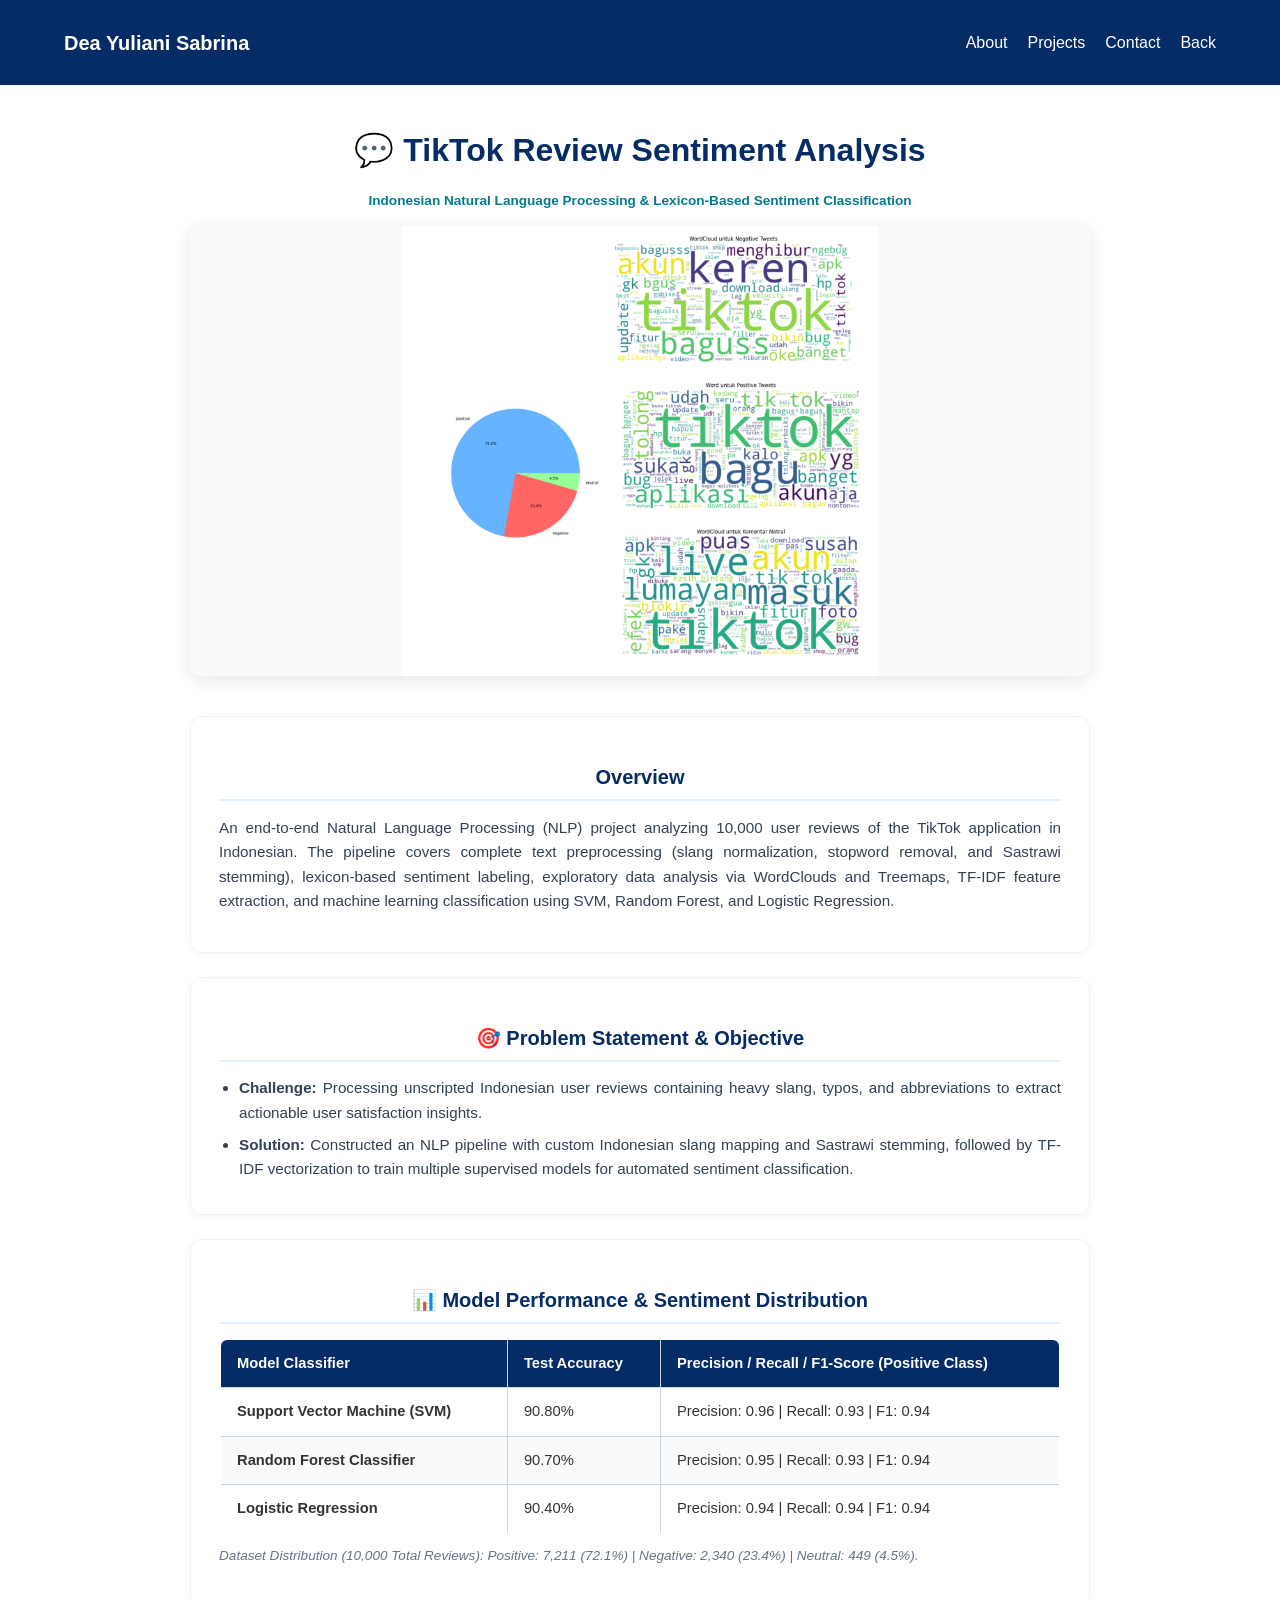
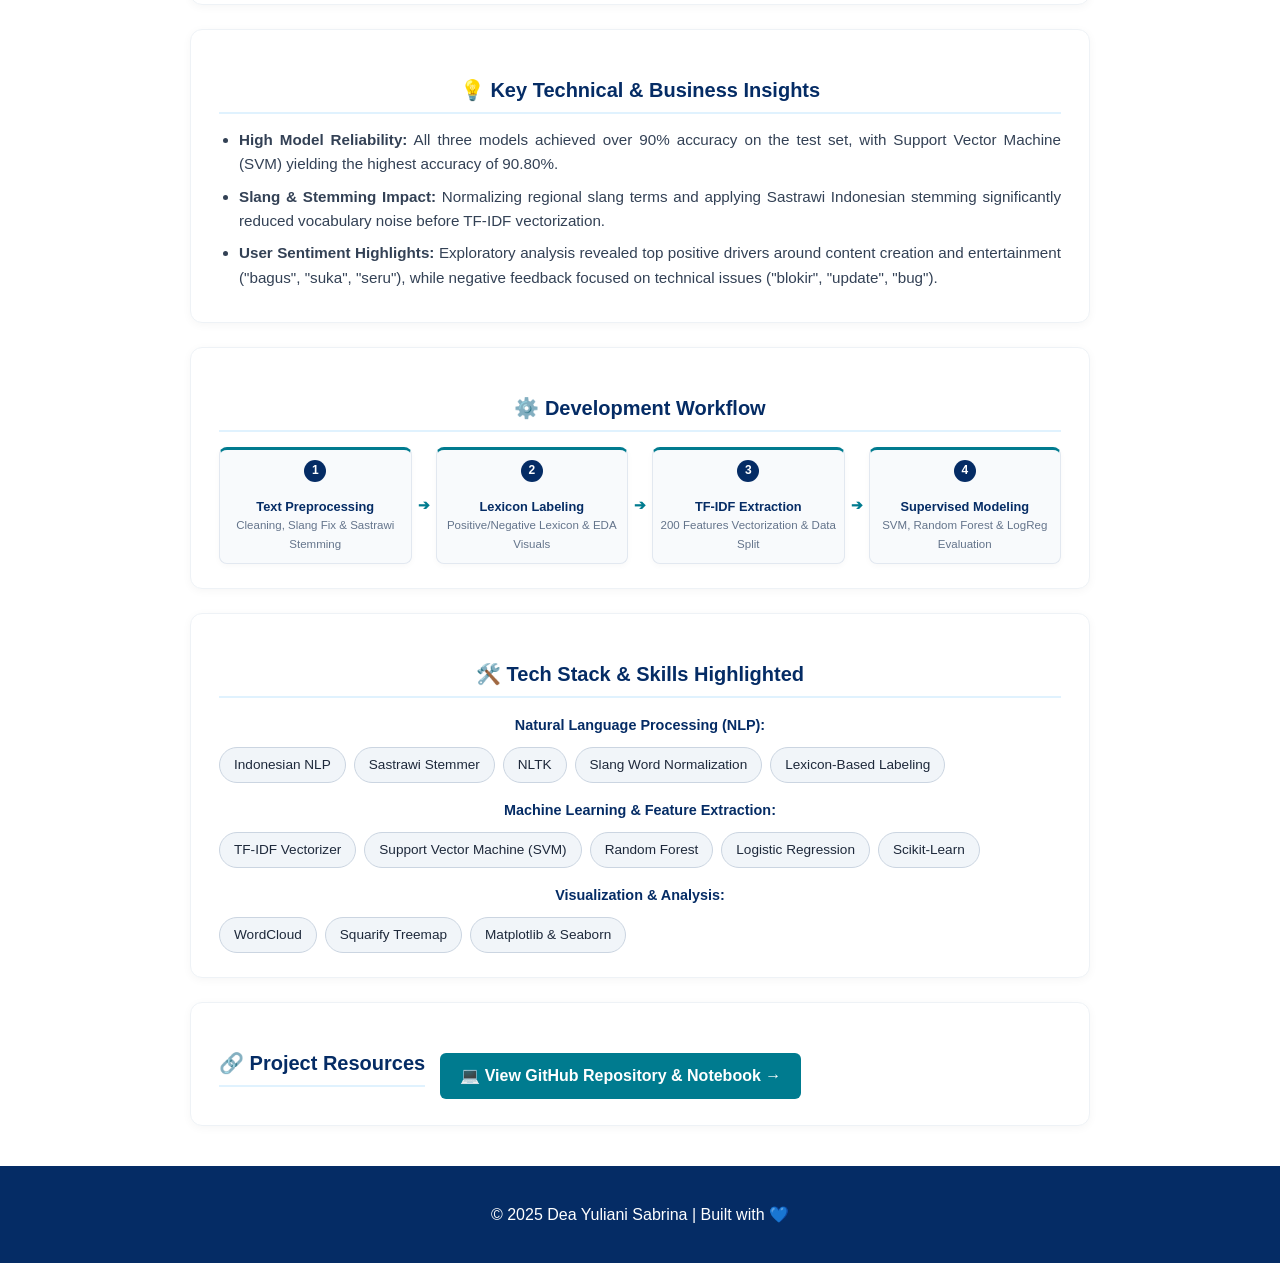
<file: project-tiktok.html>
<!doctype html>
<html lang="id">
  <head>
    <meta charset="UTF-8" />
    <meta name="viewport" content="width=device-width, initial-scale=1.0" />
    <title>TikTok Review Sentiment Analysis | Dea Yuliani Sabrina</title>
    <link rel="stylesheet" href="style.css" />
  </head>
  <body>
    <!-- Navbar -->
    <nav class="navbar">
      <div class="container">
        <h1 class="logo">Dea Yuliani Sabrina</h1>
        <button class="menu-toggle" id="menu-toggle">☰</button>
        <ul class="nav-links" id="nav-links">
          <li><a href="index.html#about">About</a></li>
          <li><a href="projects.html">Projects</a></li>
          <li><a href="index.html#contact">Contact</a></li>
          <li><a href="index.html#home">Back</a></li>
        </ul>
      </div>
    </nav>

    <!-- Case Study Content -->
    <main class="container project-detail fade-in">
      <!-- Header / Hero Section -->
      <section class="project-hero">
        <h2>💬 TikTok Review Sentiment Analysis</h2>
        <p class="project-subtitle">
          Indonesian Natural Language Processing & Lexicon-Based Sentiment
          Classification
        </p>
        <div class="hero-image-container">
          <img
            src="img/p7.png"
            alt="TikTok Review Sentiment Analysis Preview"
            class="detail-hero-img"
          />
        </div>
      </section>

      <!-- Overview -->
      <section class="project-section">
        <h3>Overview</h3>
        <p>
          An end-to-end Natural Language Processing (NLP) project analyzing
          10,000 user reviews of the TikTok application in Indonesian. The
          pipeline covers complete text preprocessing (slang normalization,
          stopword removal, and Sastrawi stemming), lexicon-based sentiment
          labeling, exploratory data analysis via WordClouds and Treemaps,
          TF-IDF feature extraction, and machine learning classification using
          SVM, Random Forest, and Logistic Regression.
        </p>
      </section>

      <!-- Problem Statement & Objective -->
      <section class="project-section">
        <h3>🎯 Problem Statement & Objective</h3>
        <ul>
          <li>
            <strong>Challenge:</strong> Processing unscripted Indonesian user
            reviews containing heavy slang, typos, and abbreviations to extract
            actionable user satisfaction insights.
          </li>
          <li>
            <strong>Solution:</strong> Constructed an NLP pipeline with custom
            Indonesian slang mapping and Sastrawi stemming, followed by TF-IDF
            vectorization to train multiple supervised models for automated
            sentiment classification.
          </li>
        </ul>
      </section>

      <!-- Key Performance Metrics -->
      <section class="project-section">
        <h3>📊 Model Performance & Sentiment Distribution</h3>
        <table class="metrics-table">
          <thead>
            <tr>
              <th>Model Classifier</th>
              <th>Test Accuracy</th>
              <th>Precision / Recall / F1-Score (Positive Class)</th>
            </tr>
          </thead>
          <tbody>
            <tr>
              <td><strong>Support Vector Machine (SVM)</strong></td>
              <td>90.80%</td>
              <td>Precision: 0.96 | Recall: 0.93 | F1: 0.94</td>
            </tr>
            <tr>
              <td><strong>Random Forest Classifier</strong></td>
              <td>90.70%</td>
              <td>Precision: 0.95 | Recall: 0.93 | F1: 0.94</td>
            </tr>
            <tr>
              <td><strong>Logistic Regression</strong></td>
              <td>90.40%</td>
              <td>Precision: 0.94 | Recall: 0.94 | F1: 0.94</td>
            </tr>
          </tbody>
        </table>
        <p style="font-size: 0.85rem; color: #64748b; margin-top: 10px">
          <em
            >Dataset Distribution (10,000 Total Reviews): Positive: 7,211
            (72.1%) | Negative: 2,340 (23.4%) | Neutral: 449 (4.5%).</em
          >
        </p>
      </section>

      <!-- Key Strategic Insights -->
      <section class="project-section">
        <h3>💡 Key Technical & Business Insights</h3>
        <ul>
          <li>
            <strong>High Model Reliability:</strong> All three models achieved
            over 90% accuracy on the test set, with Support Vector Machine (SVM)
            yielding the highest accuracy of 90.80%.
          </li>
          <li>
            <strong>Slang & Stemming Impact:</strong> Normalizing regional slang
            terms and applying Sastrawi Indonesian stemming significantly
            reduced vocabulary noise before TF-IDF vectorization.
          </li>
          <li>
            <strong>User Sentiment Highlights:</strong> Exploratory analysis
            revealed top positive drivers around content creation and
            entertainment ("bagus", "suka", "seru"), while negative feedback
            focused on technical issues ("blokir", "update", "bug").
          </li>
        </ul>
      </section>

      <!-- System Architecture & Workflow (1 Baris) -->
      <section class="project-section">
        <h3>⚙️ Development Workflow</h3>
        <div class="workflow-steps">
          <div class="step-card">
            <div class="step-number">1</div>
            <div class="step-content">
              <h4>Text Preprocessing</h4>
              <p>Cleaning, Slang Fix & Sastrawi Stemming</p>
            </div>
          </div>
          <div class="step-arrow">➔</div>
          <div class="step-card">
            <div class="step-number">2</div>
            <div class="step-content">
              <h4>Lexicon Labeling</h4>
              <p>Positive/Negative Lexicon & EDA Visuals</p>
            </div>
          </div>
          <div class="step-arrow">➔</div>
          <div class="step-card">
            <div class="step-number">3</div>
            <div class="step-content">
              <h4>TF-IDF Extraction</h4>
              <p>200 Features Vectorization & Data Split</p>
            </div>
          </div>
          <div class="step-arrow">➔</div>
          <div class="step-card">
            <div class="step-number">4</div>
            <div class="step-content">
              <h4>Supervised Modeling</h4>
              <p>SVM, Random Forest & LogReg Evaluation</p>
            </div>
          </div>
        </div>
      </section>

      <!-- Tech Stack & Skills -->
      <section class="project-section">
        <h3>🛠️ Tech Stack & Skills Highlighted</h3>

        <div class="skills-group">
          <span class="group-title">Natural Language Processing (NLP):</span>
          <div class="tags-wrapper">
            <span class="skill-badge">Indonesian NLP</span>
            <span class="skill-badge">Sastrawi Stemmer</span>
            <span class="skill-badge">NLTK</span>
            <span class="skill-badge">Slang Word Normalization</span>
            <span class="skill-badge">Lexicon-Based Labeling</span>
          </div>
        </div>

        <div class="skills-group">
          <span class="group-title"
            >Machine Learning & Feature Extraction:</span
          >
          <div class="tags-wrapper">
            <span class="skill-badge">TF-IDF Vectorizer</span>
            <span class="skill-badge">Support Vector Machine (SVM)</span>
            <span class="skill-badge">Random Forest</span>
            <span class="skill-badge">Logistic Regression</span>
            <span class="skill-badge">Scikit-Learn</span>
          </div>
        </div>

        <div class="skills-group">
          <span class="group-title">Visualization & Analysis:</span>
          <div class="tags-wrapper">
            <span class="skill-badge">WordCloud</span>
            <span class="skill-badge">Squarify Treemap</span>
            <span class="skill-badge">Matplotlib & Seaborn</span>
          </div>
        </div>
      </section>

      <!-- Project Links Direct Button (GitHub Only) -->
      <section class="project-section project-links">
        <h3>🔗 Project Resources</h3>
        <div class="action-buttons">
          <a
            href="https://github.com/deayulianis/Analisis-Sentimen-Komentar-Apliksi-TikTok-Di-Google-Play"
            class="btn"
            target="_blank"
            rel="noopener noreferrer"
            >💻 View GitHub Repository & Notebook →</a
          >
        </div>
      </section>
    </main>

    <!-- Footer -->
    <footer>
      <p>&copy; 2025 Dea Yuliani Sabrina | Built with 💙</p>
    </footer>

    <script src="scripts.js"></script>
  </body>
</html>
</file>
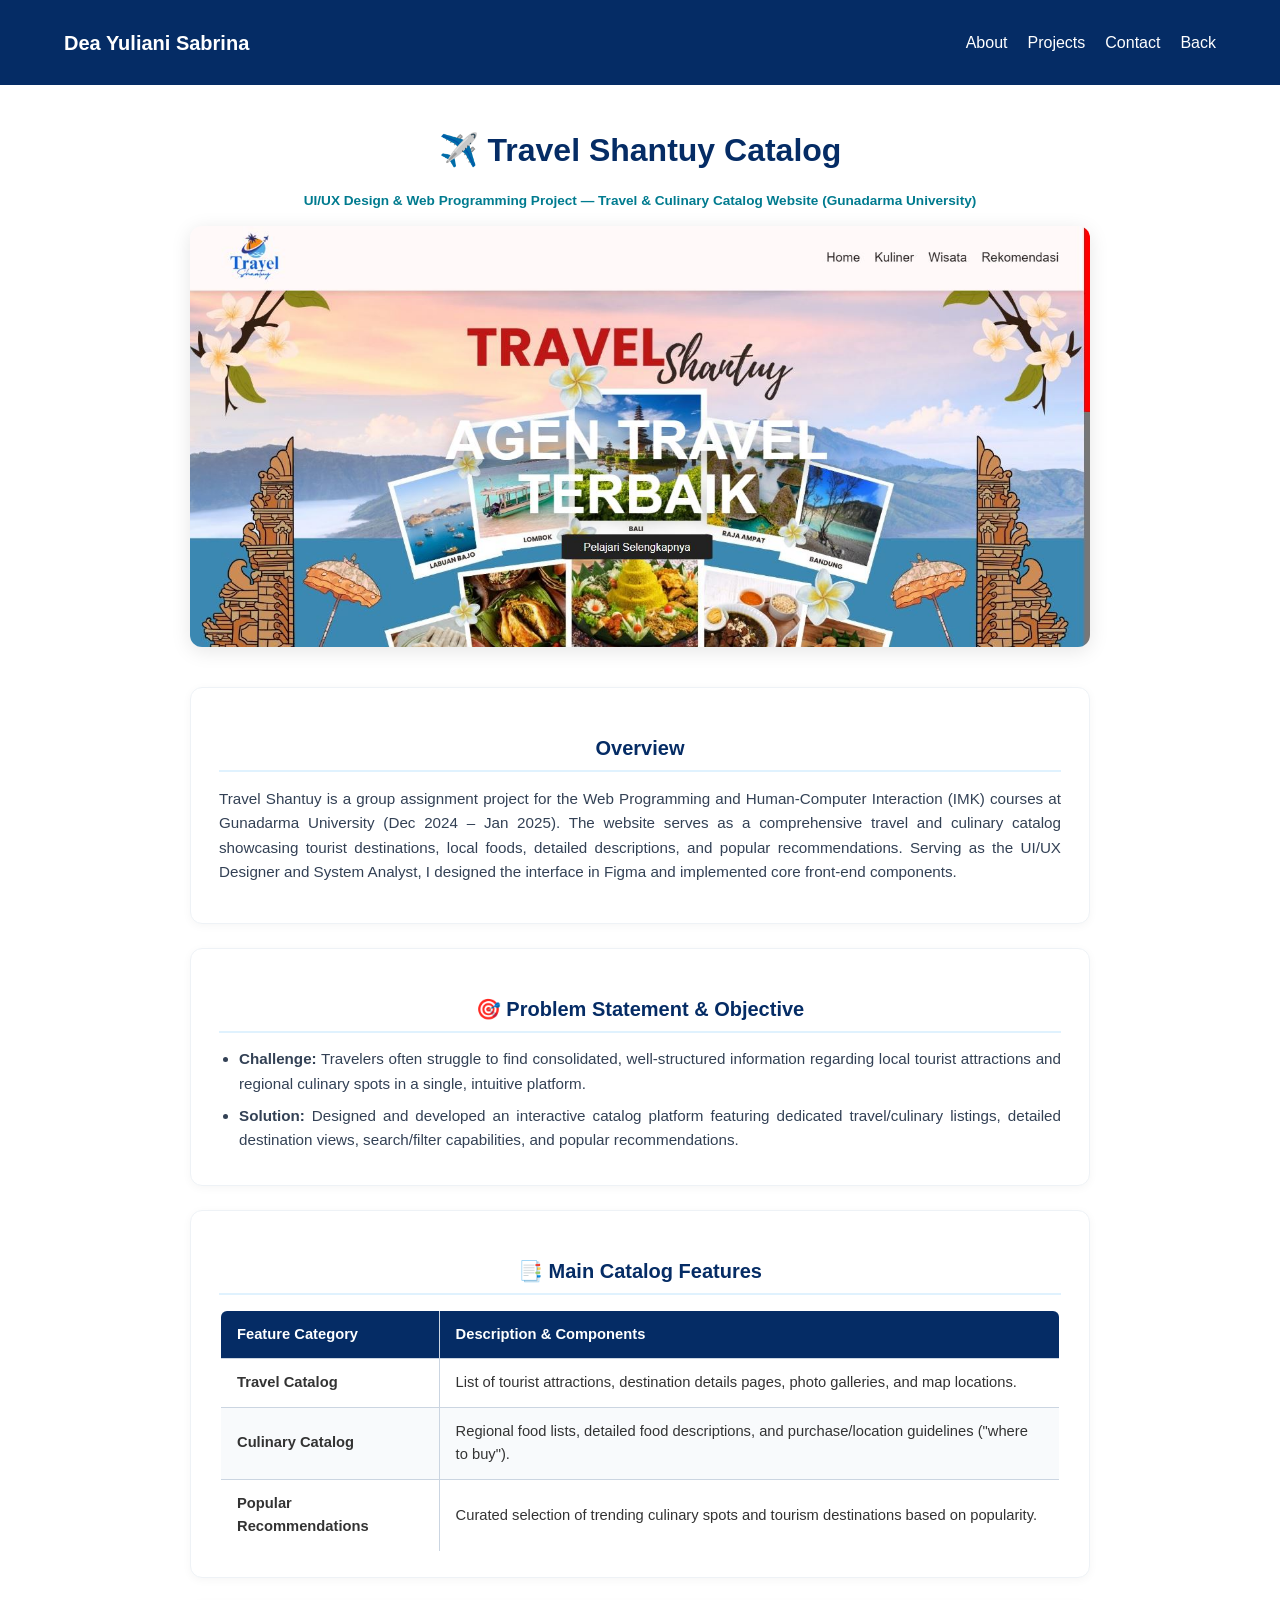
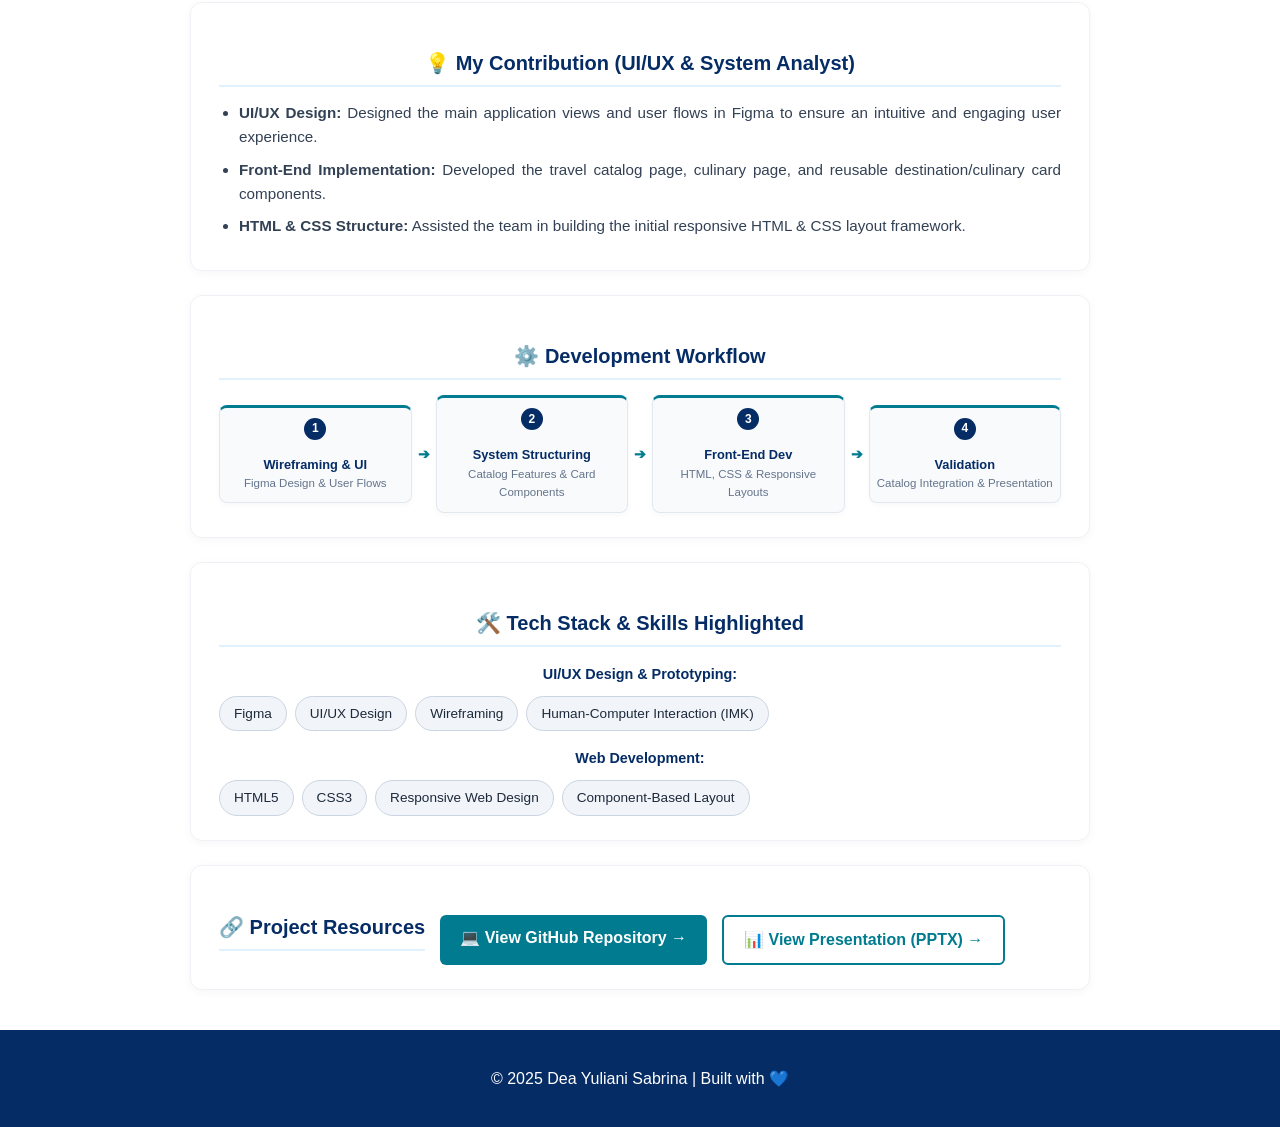
<file: project-travel.html>
<!doctype html>
<html lang="id">
  <head>
    <meta charset="UTF-8" />
    <meta name="viewport" content="width=device-width, initial-scale=1.0" />
    <title>Travel Shantuy Catalog | Dea Yuliani Sabrina</title>
    <link rel="stylesheet" href="style.css" />
  </head>
  <body>
    <!-- Navbar -->
    <nav class="navbar">
      <div class="container">
        <h1 class="logo">Dea Yuliani Sabrina</h1>
        <button class="menu-toggle" id="menu-toggle">☰</button>
        <ul class="nav-links" id="nav-links">
          <li><a href="index.html#about">About</a></li>
          <li><a href="projects.html">Projects</a></li>
          <li><a href="index.html#contact">Contact</a></li>
          <li><a href="index.html#home">Back</a></li>
        </ul>
      </div>
    </nav>

    <!-- Case Study Content -->
    <main class="container project-detail fade-in">
      <!-- Header / Hero Section -->
      <section class="project-hero">
        <h2>✈️ Travel Shantuy Catalog</h2>
        <p class="project-subtitle">
          UI/UX Design & Web Programming Project — Travel & Culinary Catalog
          Website (Gunadarma University)
        </p>
        <div class="hero-image-container">
          <img
            src="img/p9.JPG"
            alt="Travel Shantuy Preview"
            class="detail-hero-img"
          />
        </div>
      </section>

      <!-- Overview -->
      <section class="project-section">
        <h3>Overview</h3>
        <p>
          Travel Shantuy is a group assignment project for the Web Programming
          and Human-Computer Interaction (IMK) courses at Gunadarma University
          (Dec 2024 – Jan 2025). The website serves as a comprehensive travel
          and culinary catalog showcasing tourist destinations, local foods,
          detailed descriptions, and popular recommendations. Serving as the
          UI/UX Designer and System Analyst, I designed the interface in Figma
          and implemented core front-end components.
        </p>
      </section>

      <!-- Problem Statement & Objective -->
      <section class="project-section">
        <h3>🎯 Problem Statement & Objective</h3>
        <ul>
          <li>
            <strong>Challenge:</strong> Travelers often struggle to find
            consolidated, well-structured information regarding local tourist
            attractions and regional culinary spots in a single, intuitive
            platform.
          </li>
          <li>
            <strong>Solution:</strong> Designed and developed an interactive
            catalog platform featuring dedicated travel/culinary listings,
            detailed destination views, search/filter capabilities, and popular
            recommendations.
          </li>
        </ul>
      </section>

      <!-- Main Features & Scope -->
      <section class="project-section">
        <h3>📑 Main Catalog Features</h3>
        <table class="metrics-table">
          <thead>
            <tr>
              <th>Feature Category</th>
              <th>Description & Components</th>
            </tr>
          </thead>
          <tbody>
            <tr>
              <td><strong>Travel Catalog</strong></td>
              <td>
                List of tourist attractions, destination details pages, photo
                galleries, and map locations.
              </td>
            </tr>
            <tr>
              <td><strong>Culinary Catalog</strong></td>
              <td>
                Regional food lists, detailed food descriptions, and
                purchase/location guidelines ("where to buy").
              </td>
            </tr>
            <tr>
              <td><strong>Popular Recommendations</strong></td>
              <td>
                Curated selection of trending culinary spots and tourism
                destinations based on popularity.
              </td>
            </tr>
          </tbody>
        </table>
      </section>

      <!-- Key Contributions & Roles -->
      <section class="project-section">
        <h3>💡 My Contribution (UI/UX & System Analyst)</h3>
        <ul>
          <li>
            <strong>UI/UX Design:</strong> Designed the main application views
            and user flows in Figma to ensure an intuitive and engaging user
            experience.
          </li>
          <li>
            <strong>Front-End Implementation:</strong> Developed the travel
            catalog page, culinary page, and reusable destination/culinary card
            components.
          </li>
          <li>
            <strong>HTML & CSS Structure:</strong> Assisted the team in building
            the initial responsive HTML & CSS layout framework.
          </li>
        </ul>
      </section>

      <!-- System Architecture & Workflow (1 Baris) -->
      <section class="project-section">
        <h3>⚙️ Development Workflow</h3>
        <div class="workflow-steps">
          <div class="step-card">
            <div class="step-number">1</div>
            <div class="step-content">
              <h4>Wireframing & UI</h4>
              <p>Figma Design & User Flows</p>
            </div>
          </div>
          <div class="step-arrow">➔</div>
          <div class="step-card">
            <div class="step-number">2</div>
            <div class="step-content">
              <h4>System Structuring</h4>
              <p>Catalog Features & Card Components</p>
            </div>
          </div>
          <div class="step-arrow">➔</div>
          <div class="step-card">
            <div class="step-number">3</div>
            <div class="step-content">
              <h4>Front-End Dev</h4>
              <p>HTML, CSS & Responsive Layouts</p>
            </div>
          </div>
          <div class="step-arrow">➔</div>
          <div class="step-card">
            <div class="step-number">4</div>
            <div class="step-content">
              <h4>Validation</h4>
              <p>Catalog Integration & Presentation</p>
            </div>
          </div>
        </div>
      </section>

      <!-- Tech Stack & Skills -->
      <section class="project-section">
        <h3>🛠️ Tech Stack & Skills Highlighted</h3>

        <div class="skills-group">
          <span class="group-title">UI/UX Design & Prototyping:</span>
          <div class="tags-wrapper">
            <span class="skill-badge">Figma</span>
            <span class="skill-badge">UI/UX Design</span>
            <span class="skill-badge">Wireframing</span>
            <span class="skill-badge">Human-Computer Interaction (IMK)</span>
          </div>
        </div>

        <div class="skills-group">
          <span class="group-title">Web Development:</span>
          <div class="tags-wrapper">
            <span class="skill-badge">HTML5</span>
            <span class="skill-badge">CSS3</span>
            <span class="skill-badge">Responsive Web Design</span>
            <span class="skill-badge">Component-Based Layout</span>
          </div>
        </div>
      </section>

      <!-- Project Links Direct Buttons -->
      <section class="project-section project-links">
        <h3>🔗 Project Resources</h3>
        <div class="action-buttons">
          <a
            href="https://github.com/deayulianis/TravelShantuy"
            class="btn"
            target="_blank"
            rel="noopener noreferrer"
            >💻 View GitHub Repository →</a
          >
          <a
            href="https://www.canva.com/design/DAGbhhyo0vo/6uke34ZrgrR5VWSrLspZRA/edit"
            class="btn btn-secondary"
            target="_blank"
            rel="noopener noreferrer"
            >📊 View Presentation (PPTX) →</a
          >
        </div>
      </section>
    </main>

    <!-- Footer -->
    <footer>
      <p>&copy; 2025 Dea Yuliani Sabrina | Built with 💙</p>
    </footer>

    <script src="scripts.js"></script>
  </body>
</html>
</file>
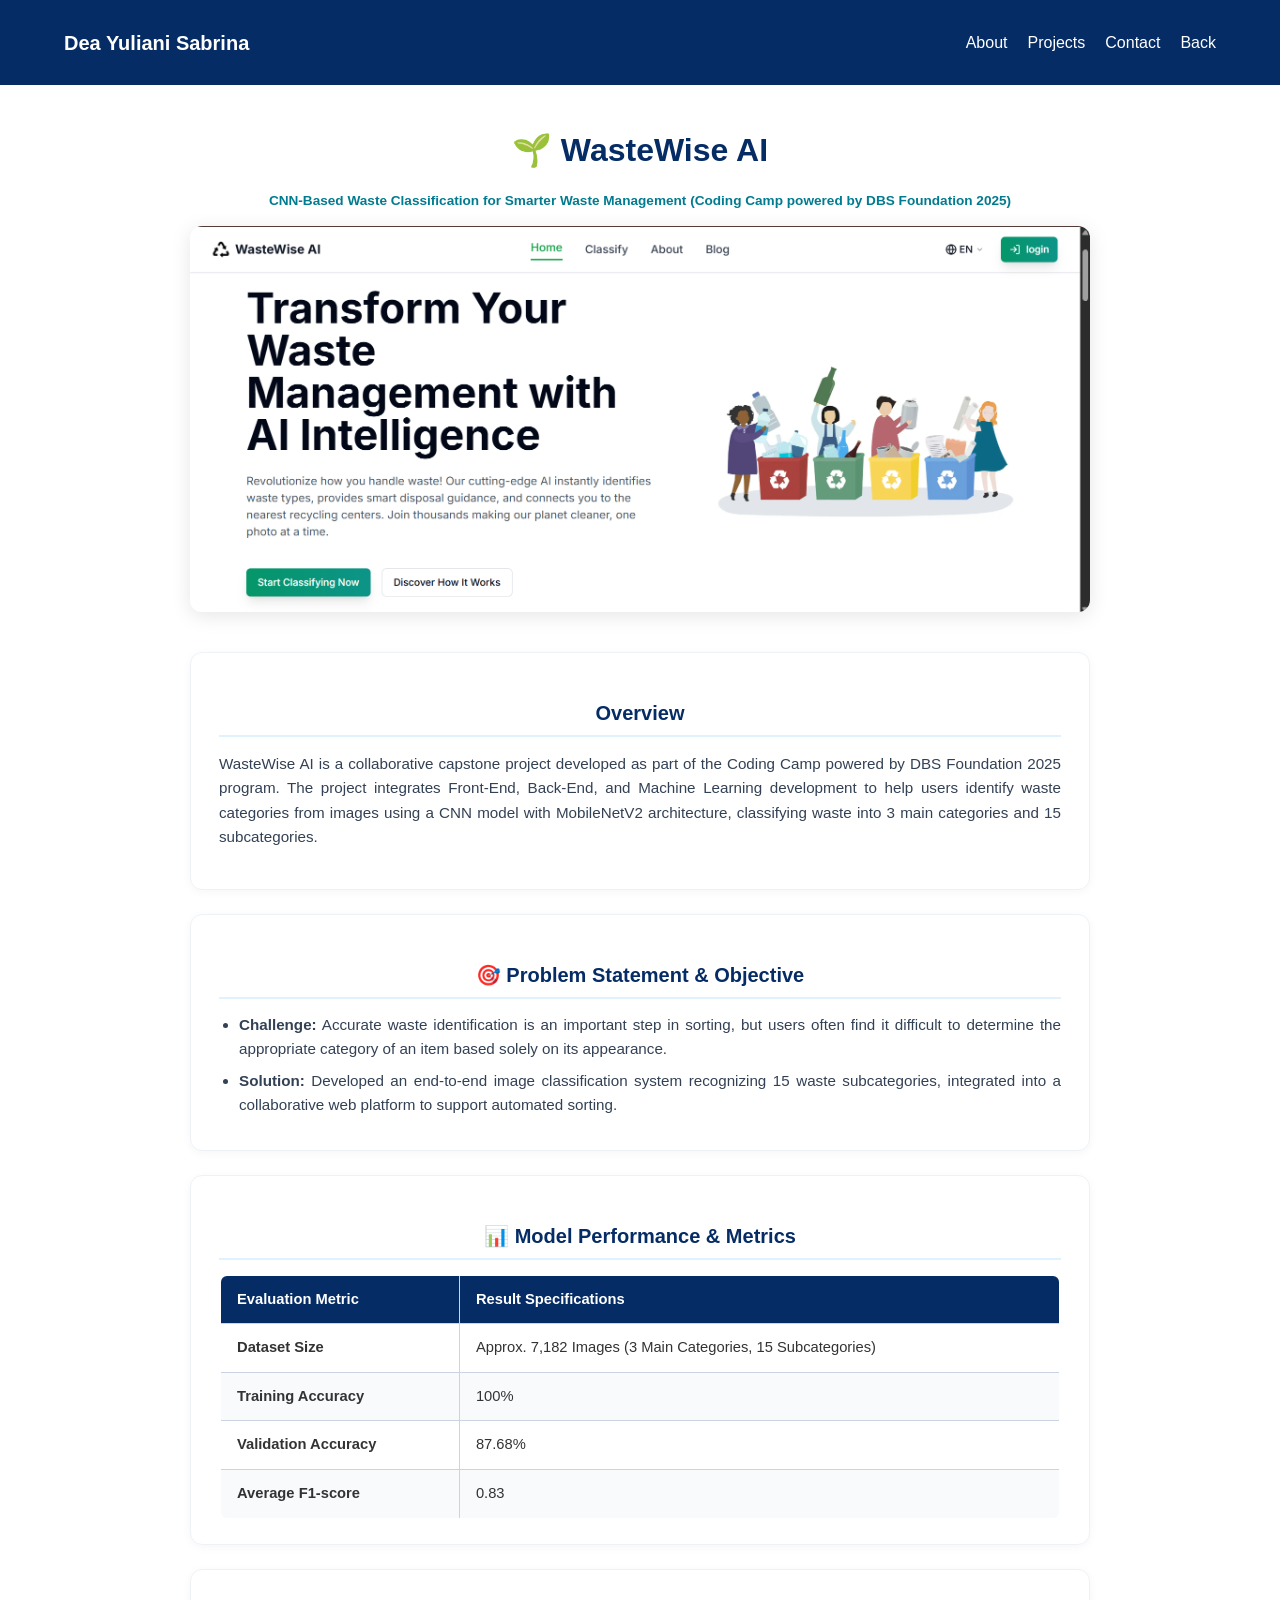
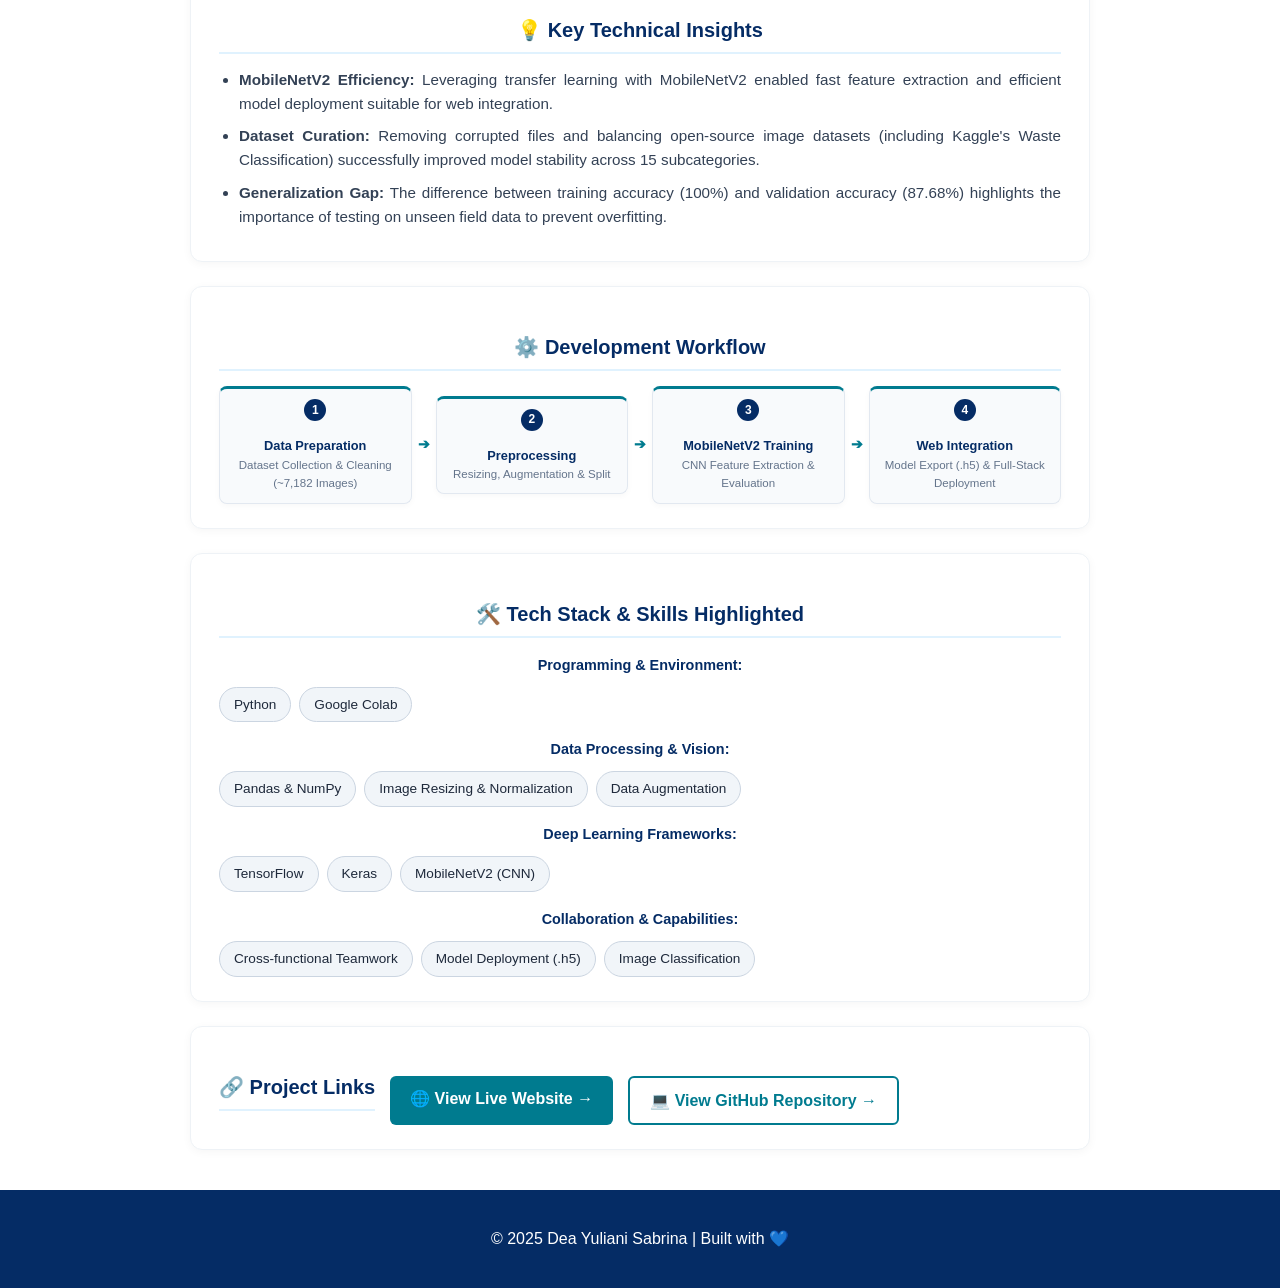
<file: project-wistewise.html>
<!doctype html>
<html lang="id">
  <head>
    <meta charset="UTF-8" />
    <meta name="viewport" content="width=device-width, initial-scale=1.0" />
    <title>WasteWise AI | Dea Yuliani Sabrina</title>
    <link rel="stylesheet" href="style.css" />
  </head>
  <body>
    <!-- Navbar -->
    <nav class="navbar">
      <div class="container">
        <h1 class="logo">Dea Yuliani Sabrina</h1>
        <button class="menu-toggle" id="menu-toggle">☰</button>
        <ul class="nav-links" id="nav-links">
          <li><a href="index.html#about">About</a></li>
          <li><a href="projects.html">Projects</a></li>
          <li><a href="index.html#contact">Contact</a></li>
          <li><a href="index.html#home">Back</a></li>
        </ul>
      </div>
    </nav>

    <!-- Case Study Content -->
    <main class="container project-detail fade-in">
      <!-- Header / Hero Section -->
      <section class="project-hero">
        <h2>🌱 WasteWise AI</h2>
        <p class="project-subtitle">
          CNN-Based Waste Classification for Smarter Waste Management (Coding
          Camp powered by DBS Foundation 2025)
        </p>
        <div class="hero-image-container">
          <img
            src="img/3.png"
            alt="WasteWise AI Preview"
            class="detail-hero-img"
          />
        </div>
      </section>

      <!-- Overview -->
      <section class="project-section">
        <h3>Overview</h3>
        <p>
          WasteWise AI is a collaborative capstone project developed as part of
          the Coding Camp powered by DBS Foundation 2025 program. The project
          integrates Front-End, Back-End, and Machine Learning development to
          help users identify waste categories from images using a CNN model
          with MobileNetV2 architecture, classifying waste into 3 main
          categories and 15 subcategories.
        </p>
      </section>

      <!-- Problem Statement & Objective -->
      <section class="project-section">
        <h3>🎯 Problem Statement & Objective</h3>
        <ul>
          <li>
            <strong>Challenge:</strong> Accurate waste identification is an
            important step in sorting, but users often find it difficult to
            determine the appropriate category of an item based solely on its
            appearance.
          </li>
          <li>
            <strong>Solution:</strong> Developed an end-to-end image
            classification system recognizing 15 waste subcategories, integrated
            into a collaborative web platform to support automated sorting.
          </li>
        </ul>
      </section>

      <!-- Key Performance Metrics -->
      <section class="project-section">
        <h3>📊 Model Performance & Metrics</h3>
        <table class="metrics-table">
          <thead>
            <tr>
              <th>Evaluation Metric</th>
              <th>Result Specifications</th>
            </tr>
          </thead>
          <tbody>
            <tr>
              <td><strong>Dataset Size</strong></td>
              <td>
                Approx. 7,182 Images (3 Main Categories, 15 Subcategories)
              </td>
            </tr>
            <tr>
              <td><strong>Training Accuracy</strong></td>
              <td>100%</td>
            </tr>
            <tr>
              <td><strong>Validation Accuracy</strong></td>
              <td>87.68%</td>
            </tr>
            <tr>
              <td><strong>Average F1-score</strong></td>
              <td>0.83</td>
            </tr>
          </tbody>
        </table>
      </section>

      <!-- Key Strategic Insights -->
      <section class="project-section">
        <h3>💡 Key Technical Insights</h3>
        <ul>
          <li>
            <strong>MobileNetV2 Efficiency:</strong> Leveraging transfer
            learning with MobileNetV2 enabled fast feature extraction and
            efficient model deployment suitable for web integration.
          </li>
          <li>
            <strong>Dataset Curation:</strong> Removing corrupted files and
            balancing open-source image datasets (including Kaggle's Waste
            Classification) successfully improved model stability across 15
            subcategories.
          </li>
          <li>
            <strong>Generalization Gap:</strong> The difference between training
            accuracy (100%) and validation accuracy (87.68%) highlights the
            importance of testing on unseen field data to prevent overfitting.
          </li>
        </ul>
      </section>

      <!-- System Architecture & Workflow (1 Baris) -->
      <section class="project-section">
        <h3>⚙️ Development Workflow</h3>
        <div class="workflow-steps">
          <div class="step-card">
            <div class="step-number">1</div>
            <div class="step-content">
              <h4>Data Preparation</h4>
              <p>Dataset Collection & Cleaning (~7,182 Images)</p>
            </div>
          </div>
          <div class="step-arrow">➔</div>
          <div class="step-card">
            <div class="step-number">2</div>
            <div class="step-content">
              <h4>Preprocessing</h4>
              <p>Resizing, Augmentation & Split</p>
            </div>
          </div>
          <div class="step-arrow">➔</div>
          <div class="step-card">
            <div class="step-number">3</div>
            <div class="step-content">
              <h4>MobileNetV2 Training</h4>
              <p>CNN Feature Extraction & Evaluation</p>
            </div>
          </div>
          <div class="step-arrow">➔</div>
          <div class="step-card">
            <div class="step-number">4</div>
            <div class="step-content">
              <h4>Web Integration</h4>
              <p>Model Export (.h5) & Full-Stack Deployment</p>
            </div>
          </div>
        </div>
      </section>

      <!-- Tech Stack & Skills -->
      <section class="project-section">
        <h3>🛠️ Tech Stack & Skills Highlighted</h3>

        <div class="skills-group">
          <span class="group-title">Programming & Environment:</span>
          <div class="tags-wrapper">
            <span class="skill-badge">Python</span>
            <span class="skill-badge">Google Colab</span>
          </div>
        </div>

        <div class="skills-group">
          <span class="group-title">Data Processing & Vision:</span>
          <div class="tags-wrapper">
            <span class="skill-badge">Pandas & NumPy</span>
            <span class="skill-badge">Image Resizing & Normalization</span>
            <span class="skill-badge">Data Augmentation</span>
          </div>
        </div>

        <div class="skills-group">
          <span class="group-title">Deep Learning Frameworks:</span>
          <div class="tags-wrapper">
            <span class="skill-badge">TensorFlow</span>
            <span class="skill-badge">Keras</span>
            <span class="skill-badge">MobileNetV2 (CNN)</span>
          </div>
        </div>

        <div class="skills-group">
          <span class="group-title">Collaboration & Capabilities:</span>
          <div class="tags-wrapper">
            <span class="skill-badge">Cross-functional Teamwork</span>
            <span class="skill-badge">Model Deployment (.h5)</span>
            <span class="skill-badge">Image Classification</span>
          </div>
        </div>
      </section>

      <!-- Project Links Direct Buttons -->
      <section class="project-section project-links">
        <h3>🔗 Project Links</h3>
        <div class="action-buttons">
          <a
            href="https://waste-classification-webapp.vercel.app/"
            class="btn"
            target="_blank"
            rel="noopener noreferrer"
            >🌐 View Live Website →</a
          >
          <a
            href="https://github.com/markusprap/waste-classification-webapp"
            class="btn btn-secondary"
            target="_blank"
            rel="noopener noreferrer"
            >💻 View GitHub Repository →</a
          >
        </div>
      </section>
    </main>

    <!-- Footer -->
    <footer>
      <p>&copy; 2025 Dea Yuliani Sabrina | Built with 💙</p>
    </footer>

    <script src="scripts.js"></script>
  </body>
</html>
</file>
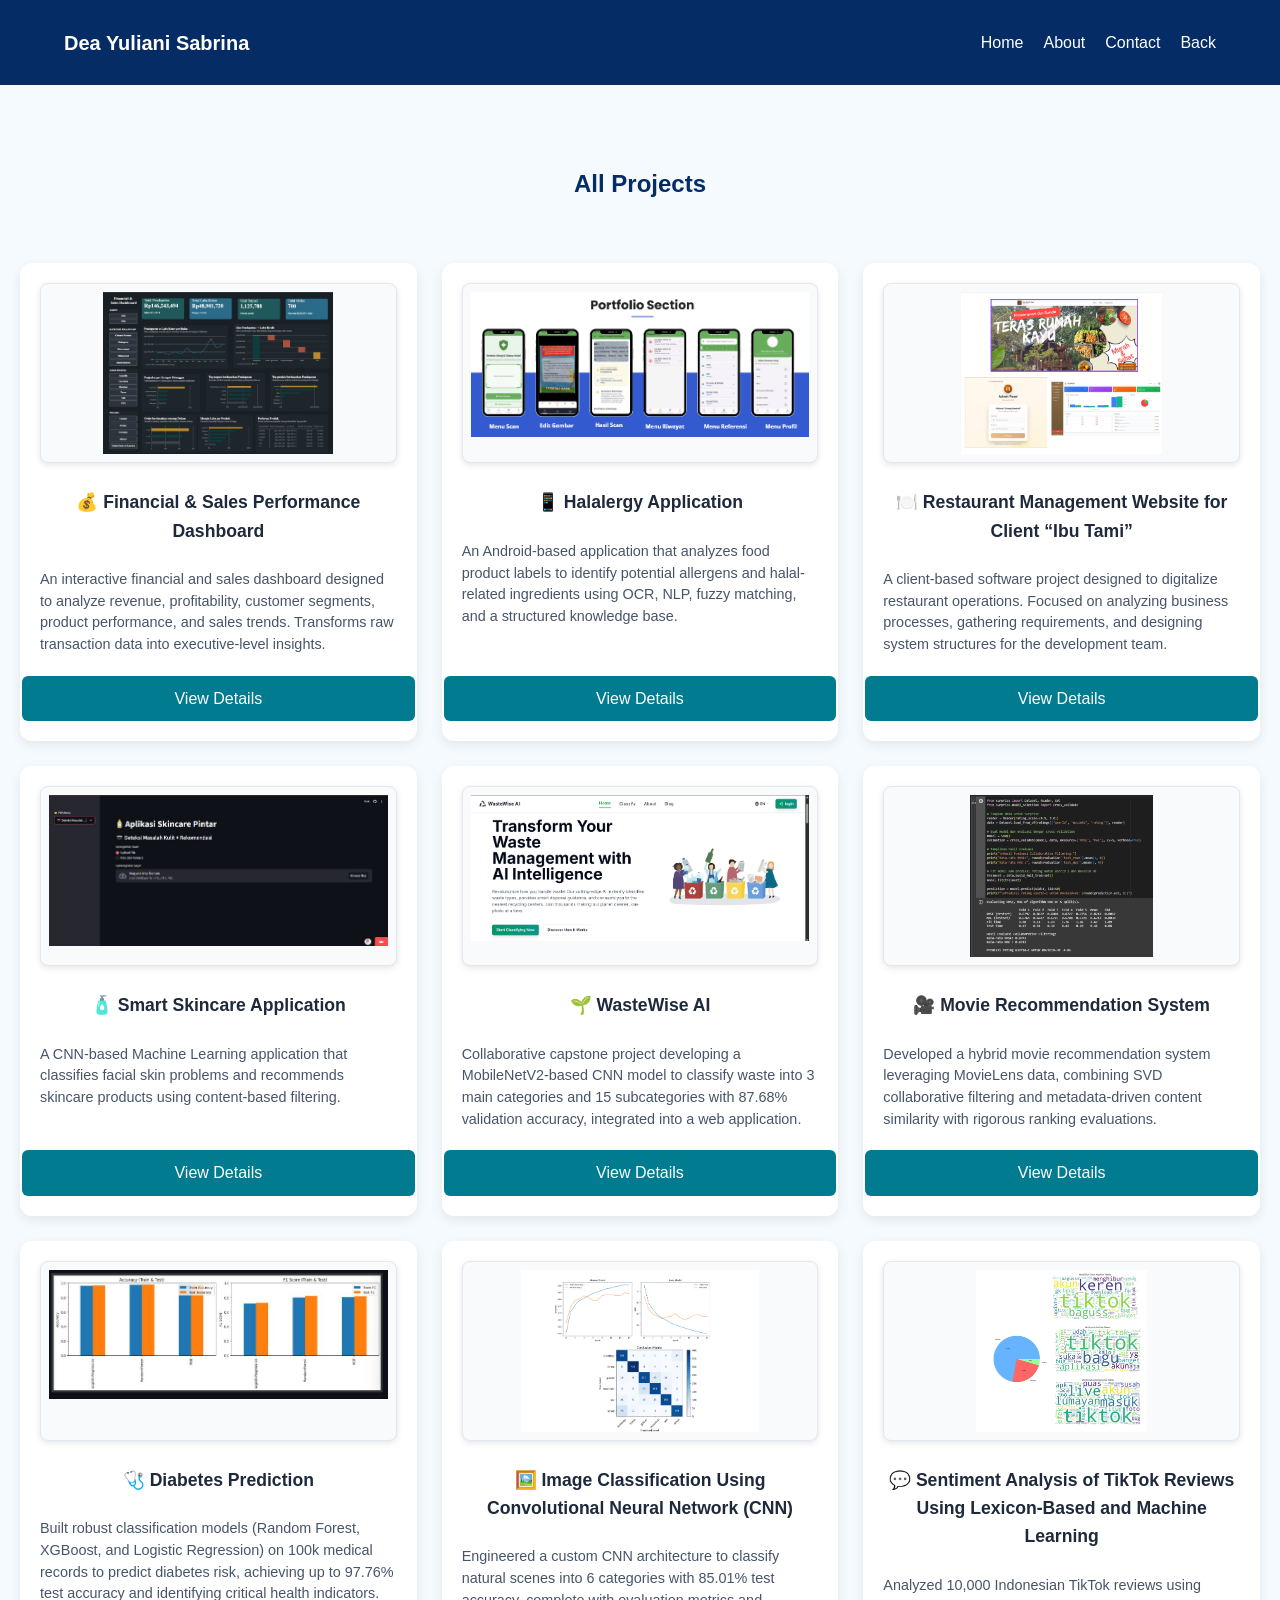
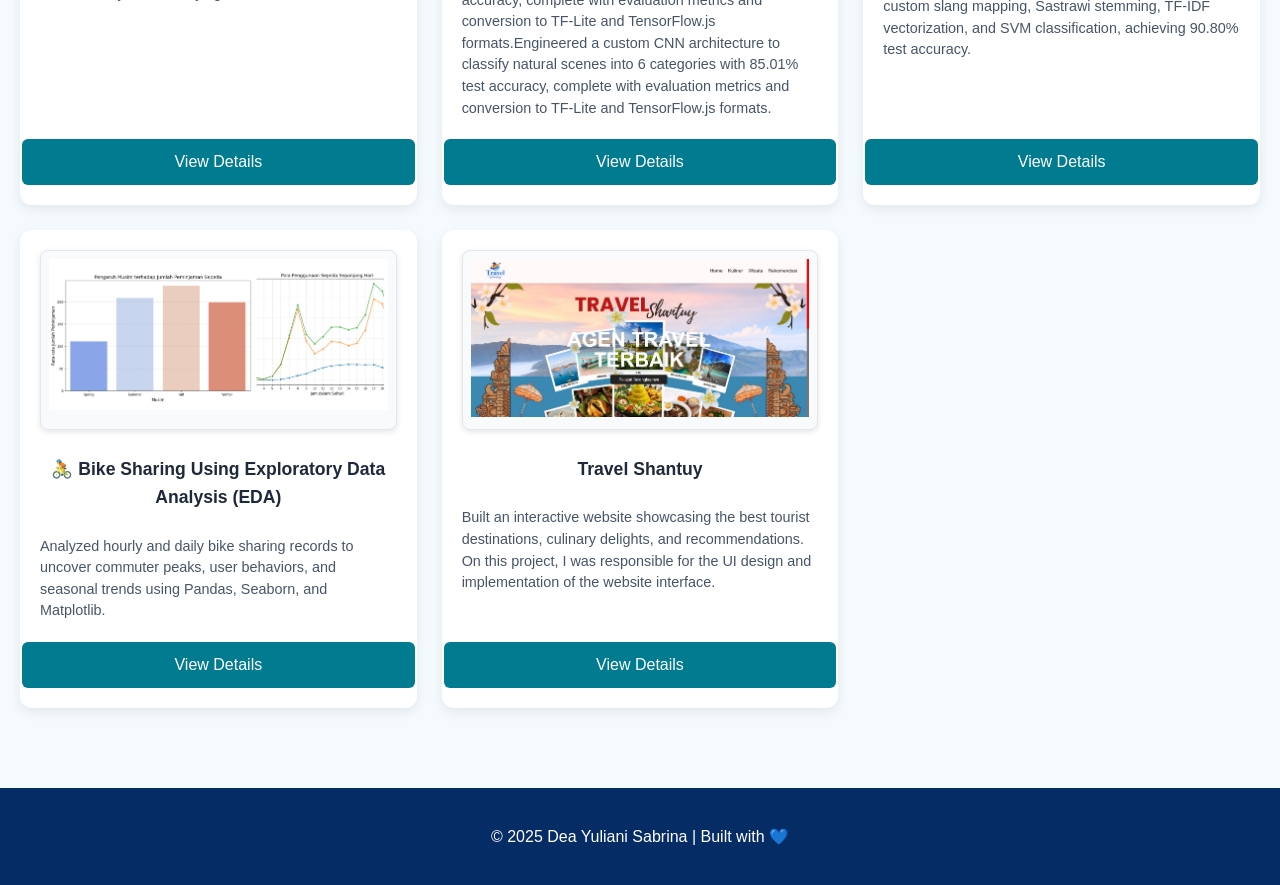
<file: projects.html>
<!doctype html>
<html lang="en">
  <head>
    <meta charset="UTF-8" />
    <meta name="viewport" content="width=device-width, initial-scale=1.0" />
    <title>All Projects | Dea Yuliani Sabrina</title>
    <link rel="stylesheet" href="style.css" />
  </head>
  <body>
    <nav class="navbar">
      <div class="container">
        <h1 class="logo">Dea Yuliani Sabrina</h1>

        <!-- tombol hamburger WAJIB ADA -->
        <button class="menu-toggle" id="menu-toggle">☰</button>

        <!-- id nav-links WAJIB ADA -->
        <ul class="nav-links" id="nav-links">
          <li><a href="index.html#home">Home</a></li>
          <li><a href="index.html#about">About</a></li>
          <li><a href="index.html#contact">Contact</a></li>
          <li><a href="index.html">Back</a></li>
        </ul>
      </div>
    </nav>

    <section id="all-projects" class="projects-section fade-in">
      <div class="container">
        <h2>All Projects</h2>
        <div class="project-grid">
          <!-- Project 1 -->
          <div class="project-card">
            <img
              src="img/d1.png"
              alt="Financial & Sales Performance Dashboard"
            />
            <h3>💰 Financial & Sales Performance Dashboard</h3>
            <p>
              An interactive financial and sales dashboard designed to analyze
              revenue, profitability, customer segments, product performance,
              and sales trends. Transforms raw transaction data into
              executive-level insights.
            </p>
            <a href="project-financial-dashboard.html" class="btn"
              >View Details</a
            >
          </div>

          <!-- Project 2 -->
          <div class="project-card">
            <img src="img/2.png" alt="Halalergy Application" />
            <h3>📱 Halalergy Application</h3>
            <p>
              An Android-based application that analyzes food product labels to
              identify potential allergens and halal-related ingredients using
              OCR, NLP, fuzzy matching, and a structured knowledge base.
            </p>
            <a href="project-halalergy.html" class="btn">View Details</a>
          </div>

          <!-- Project 3 -->
          <div class="project-card">
            <img src="img/1.png" alt="Restaurant Website" />
            <h3>🍽️ Restaurant Management Website for Client “Ibu Tami”</h3>
            <p>
              A client-based software project designed to digitalize restaurant
              operations. Focused on analyzing business processes, gathering
              requirements, and designing system structures for the development
              team.
            </p>
            <a href="project-restaurants.html" class="btn">View Details</a>
          </div>

          <!-- Project 2 -->
          <div class="project-card">
            <img src="img/p2.JPG" alt="Smart Skincare Application" />
            <h3>🧴 Smart Skincare Application</h3>
            <p>
              A CNN-based Machine Learning application that classifies facial
              skin problems and recommends skincare products using content-based
              filtering.
            </p>
            <a href="project-skincare.html" class="btn">View Details</a>
          </div>

          <!-- Project 3 -->
          <div class="project-card">
            <img src="img/3.png" alt="WasteWise AI" />
            <h3>🌱 WasteWise AI</h3>
            <p>
              Collaborative capstone project developing a MobileNetV2-based CNN
              model to classify waste into 3 main categories and 15
              subcategories with 87.68% validation accuracy, integrated into a
              web application.
            </p>
            <a href="project-wistewise.html" class="btn">View Details</a>
          </div>

          <!-- Project 4 -->
          <div class="project-card">
            <img src="img/4.png" alt=" Movie Recommendation System" />
            <h3>🎥 Movie Recommendation System</h3>
            <p>
              Developed a hybrid movie recommendation system leveraging
              MovieLens data, combining SVD collaborative filtering and
              metadata-driven content similarity with rigorous ranking
              evaluations.
            </p>
            <a href="project-movie.html" class="btn">View Details</a>
          </div>

          <!-- Project 5 -->
          <div class="project-card">
            <img src="img/p5.JPG" alt="Diabetes Prediction" />
            <h3>🩺 Diabetes Prediction</h3>
            <p>
              Built robust classification models (Random Forest, XGBoost, and
              Logistic Regression) on 100k medical records to predict diabetes
              risk, achieving up to 97.76% test accuracy and identifying
              critical health indicators.
            </p>
            <a href="project-diabetes.html" class="btn">View Details</a>
          </div>

          <!-- Project 6 -->
          <div class="project-card">
            <img
              src="img/p6.png"
              alt="Image Classification Using Convolutional Neural Network (CNN)"
            />
            <h3>
              🖼️ Image Classification Using Convolutional Neural Network (CNN)
            </h3>
            <p>
              Engineered a custom CNN architecture to classify natural scenes
              into 6 categories with 85.01% test accuracy, complete with
              evaluation metrics and conversion to TF-Lite and TensorFlow.js
              formats.Engineered a custom CNN architecture to classify natural
              scenes into 6 categories with 85.01% test accuracy, complete with
              evaluation metrics and conversion to TF-Lite and TensorFlow.js
              formats.
            </p>
            <a href="project-image.html" class="btn">View Details</a>
          </div>

          <!-- Project 7 -->
          <div class="project-card">
            <img
              src="img/p7.png"
              alt="Sentiment Analysis of TikTok Reviews Using Lexicon-Based and Machine Learning Approaches"
            />
            <h3>
              💬 Sentiment Analysis of TikTok Reviews Using Lexicon-Based and
              Machine Learning
            </h3>
            <p>
              Analyzed 10,000 Indonesian TikTok reviews using custom slang
              mapping, Sastrawi stemming, TF-IDF vectorization, and SVM
              classification, achieving 90.80% test accuracy.
            </p>
            <a href="project-tiktok.html" class="btn">View Details</a>
          </div>

          <!-- Project 8 -->
          <div class="project-card">
            <img
              src="img/p8.png"
              alt="Bike Sharing Using Exploratory Data Analysis (EDA)"
            />
            <h3>🚴 Bike Sharing Using Exploratory Data Analysis (EDA)</h3>
            <p>
              Analyzed hourly and daily bike sharing records to uncover commuter
              peaks, user behaviors, and seasonal trends using Pandas, Seaborn,
              and Matplotlib.
            </p>
            <a href="project-bike.html" class="btn">View Details</a>
          </div>

          <!-- Project 9 -->
          <div class="project-card">
            <img src="img/p9.JPG" alt="Travel Shantuy" />
            <h3>Travel Shantuy</h3>
            <p>
              Built an interactive website showcasing the best tourist
              destinations, culinary delights, and recommendations. On this
              project, I was responsible for the UI design and implementation of
              the website interface.
            </p>
            <a href="project-travel.html" class="btn">View Details</a>
          </div>
        </div>
      </div>
    </section>

    <footer>
      <p>&copy; 2025 Dea Yuliani Sabrina | Built with 💙</p>
    </footer>
    <script src="scripts.js"></script>
  </body>
</html>
</file>
<file: style.css>
body {
  margin: 0;
  font-family: "Poppins", sans-serif;
  line-height: 1.6;
  color: #333;
  scroll-behavior: smooth;
}

/* Navbar */
.navbar {
  background: #052c65;
  color: #fff;
  padding: 10px 0;
  position: sticky;
  top: 0;
  z-index: 100;
}

.navbar .container {
  display: flex;
  justify-content: space-between;
  align-items: center;
  width: 90%;
  margin: auto;
}

.logo {
  font-size: 20px;
}

.nav-links {
  list-style: none;
  display: flex;
  gap: 20px;
  margin: 0;
  padding: 0;
}

.nav-links li {
  width: 100%;
  text-align: center;
}

.nav-links a {
  color: #fff;
  text-decoration: none;
  transition: 0.3s;
}

.nav-links a:hover {
  color: #0dcaf0;
}

/* Hamburger */
.menu-toggle {
  display: none;
  background: none;
  border: none;
  font-size: 26px;
  color: white;
  cursor: pointer;
}

/* Hero */
.hero {
  text-align: center;
  padding: 70px 20px;
  background: linear-gradient(135deg, #0dcaf0, #007b8f);
  color: white;
}

.profile-img {
  width: 200px;
  height: 200px;
  border-radius: 50%;
  border: 4px solid white;
  margin: 20px 0;
  object-fit: cover;
  box-shadow: 0 4px 10px rgba(0, 0, 0, 0.2);
}

/* About Section */
.about-section {
  padding: 60px 20px;
}

.about-section h2 {
  text-align: center;
  color: #052c65;
  margin-bottom: 30px;
}

.about-extra {
  display: grid;
  grid-template-columns: repeat(2, 1fr);
  gap: 20px;
  margin-top: 40px;
}

.about-extra div {
  background: #f9f9f9;
  padding: 25px;
  border-radius: 10px;
  box-shadow: 0 4px 10px rgba(0, 0, 0, 0.05);
}

/* Experience Styling */
.experience-item {
  display: flex;
  align-items: flex-start;
  gap: 15px;
  margin-bottom: 20px;
  text-align: left;
}

.logo-left {
  width: 45px;
  height: 45px;
  border-radius: 50%;
  object-fit: cover;
  flex-shrink: 0; /* Mencegah logo memengecil/gepeng */
}

.exp-text {
  flex: 1;
  min-width: 0;
}

.exp-text strong {
  font-size: 16px;
  color: #052c65;
}

.exp-text em {
  color: #555;
  font-size: 14px;
}

.exp-text li {
  margin-left: 18px;
  margin-bottom: 6px;
  font-size: 14px;
}

.edu-logo {
  width: 80px;
  height: 80px;
  vertical-align: middle;
  margin-right: 8px;
  border-radius: 50%;
  object-fit: cover;
}

/* Projects Section */
.projects-section {
  padding: 60px 20px;
  background: #f5faff;
}

.projects-section h2 {
  text-align: center;
  color: #052c65;
  margin-bottom: 40px;
}

.project-grid {
  display: grid;
  grid-template-columns: repeat(auto-fit, minmax(250px, 1fr));
  gap: 20px;
}

.project-card {
  background: #fff;
  border-radius: 12px;
  padding: 20px;
  text-align: center;
  box-shadow: 0 4px 10px rgba(0, 0, 0, 0.1);
  transition: transform 0.3s ease;
  max-width: 900px;
  margin: 0 auto;
}

.project-card:hover {
  transform: translateY(-5px);
}

.project-card img,
.project-image img {
  width: 100%;
  max-width: 700px;
  border-radius: 10px;
  margin-bottom: 15px;
  box-shadow: 0 3px 10px rgba(0, 0, 0, 0.15);
}

.btn {
  display: inline-block;
  margin-top: 15px;
  padding: 10px 18px;
  background: #007b8f;
  color: white;
  border-radius: 6px;
  text-decoration: none;
  transition: 0.3s ease;
}

.btn:hover {
  background: #005f6a;
}

/* Project Detail */
.project-section {
  text-align: center;
  padding: 40px 20px;
}

.project-year {
  font-size: 1rem;
  color: #777;
  font-weight: normal;
}

.project-origin {
  font-size: 1rem;
  color: #666;
  margin-top: -10px;
  margin-bottom: 15px;
  font-style: italic;
}

.section-title {
  text-align: center;
  margin-bottom: 40px;
  font-size: 2rem;
  font-weight: 700;
  color: #333;
}

.project-title {
  font-size: 1.8rem;
  margin-bottom: 20px;
  color: #222;
}

.project-desc {
  font-size: 1rem;
  color: #444;
  margin-bottom: 20px;
  line-height: 1.6;
}

.project-dataset,
.project-tools,
.project-steps,
.project-results {
  text-align: left;
  margin: 20px auto;
  max-width: 700px;
}

.project-dataset h4,
.project-tools h4,
.project-steps h4,
.project-results h4 {
  color: #222;
  margin-bottom: 10px;
}

.tools {
  display: flex;
  flex-wrap: wrap;
  justify-content: center;
  gap: 10px;
}

.tools img {
  width: 45px;
  height: 45px;
  transition: transform 0.2s;
}

.tools img:hover {
  transform: scale(1.2);
}

.project-link {
  text-align: center;
  margin-top: 20px;
}

.project-link a {
  color: #007bff;
  font-weight: bold;
  text-decoration: none;
}

.project-link a:hover {
  text-decoration: underline;
}

.project-desc,
.project-dataset p,
.project-steps ul li,
.project-results ul li {
  text-align: justify;
  line-height: 1.6;
}

.project-steps ul,
.project-results ul {
  padding-left: 20px;
  text-align: justify;
}

/* Skills Section */
.skills-section {
  padding: 60px 20px;
  background: #f8f9fc;
}

.skills-section h2 {
  text-align: center;
  color: #052c65;
  margin-bottom: 40px;
}

.skills-grid {
  display: grid;
  gap: 25px;
  grid-template-columns: repeat(auto-fit, minmax(280px, 1fr));
}

.skill-card {
  background: #ffffff;
  padding: 25px 30px;
  border-radius: 18px;
  box-shadow: 0 4px 14px rgba(0, 0, 0, 0.08);
  transition: 0.3s ease;
}

.skill-card:hover {
  transform: translateY(-6px);
  box-shadow: 0 8px 20px rgba(0, 0, 0, 0.12);
}

.skill-card h3 {
  margin-bottom: 15px;
  font-weight: 600;
  color: #052c65;
}

.skill-group {
  margin-bottom: 18px;
  text-align: left;
}

.skill-group h4 {
  font-size: 0.95rem;
  color: #007b8f;
  margin-bottom: 6px;
  font-weight: 600;
}

.skill-card ul {
  list-style-type: square;
  padding-left: 18px;
  margin: 0;
}

.skill-card li {
  font-size: 0.9rem;
  color: #444;
  margin-bottom: 4px;
}

.tools-icons {
  display: flex;
  flex-wrap: wrap;
  gap: 14px;
  justify-content: center;
  align-items: center;
  margin-top: 10px;
}

.tools-icons img,
.tool-icon {
  width: 40px;
  height: 40px;
  object-fit: contain;
  transition: transform 0.2s ease;
}

.tools-icons img:hover,
.tool-icon:hover {
  transform: scale(1.18);
}

/* Certificate Section */
.cert-section {
  padding: 60px 20px;
  background: #f5faff;
}

.cert-section h2 {
  text-align: center;
  color: #052c65;
  margin-bottom: 40px;
}

.cert-grid {
  display: grid;
  grid-template-columns: repeat(auto-fit, minmax(260px, 1fr));
  gap: 25px;
}

.cert-card {
  background: #ffffff;
  border-left: 5px solid #007b8f;
  padding: 20px;
  border-radius: 12px;
  box-shadow: 0 4px 10px rgba(0, 0, 0, 0.1);
  transition: 0.3s ease;
  text-align: center;
  min-height: 430px;
}

.cert-card:hover {
  transform: translateY(-5px);
}

.cert-img {
  width: 100%;
  height: 209px;
  object-fit: cover;
  border-radius: 8px;
  margin-bottom: 10px;
  box-shadow: 0 2px 6px rgba(0, 0, 0, 0.15);
}

.cert-card h3 {
  color: #052c65;
  margin-bottom: 8px;
}

.cert-desc {
  font-size: 0.88rem;
  color: #4b5563;
  margin-top: 4px;
  line-height: 1.4;
  font-style: italic;
}

.cert-preview {
  font-size: 1rem;
  font-weight: 600;
  color: #007b8f;
  margin-top: 10px;
}

/* Contact & Footer */
.contact-section {
  padding: 60px 20px;
  text-align: center;
  color: #052c65;
}

.contact-info {
  list-style: none;
  padding: 0;
}

.contact-info li {
  margin: 10px 0;
}

.contact-info a {
  color: #007b8f;
  text-decoration: none;
}

footer {
  text-align: center;
  padding: 20px;
  background: #052c65;
  color: white;
}

/* Animations */
.fade-in {
  opacity: 0;
  transform: translateY(20px);
  animation: fadeInUp 0.8s ease forwards;
}

@keyframes fadeInUp {
  from {
    opacity: 0;
    transform: translateY(20px);
  }
  to {
    opacity: 1;
    transform: translateY(0);
  }
}

/* ===================== RESPONSIVE MOBILE FIXES ===================== */

/* Tablet & Mobile (Layar <= 768px) */
@media (max-width: 768px) {
  /* Navbar */
  .nav-links {
    position: absolute;
    top: 60px;
    right: 0;
    background: #052c65;
    width: 100%;
    flex-direction: column;
    align-items: center;
    gap: 15px;
    padding: 15px 0;
    display: none;
    z-index: 1000;
  }

  .menu-toggle {
    display: block !important;
    font-size: 30px;
    color: white;
    cursor: pointer;
    z-index: 2000;
  }

  .nav-links.active {
    display: flex;
  }

  .nav-links li a {
    padding: 10px 0;
    display: block;
  }

  /* About */
  .about-extra {
    grid-template-columns: 1fr;
  }

  /* Experience Fix */
  .experience-item {
    flex-direction: column;
    align-items: flex-start;
    gap: 10px;
  }

  .logo-left {
    width: 45px;
    height: 45px;
  }

  .exp-text {
    width: 100%;
  }

  .edu-logo {
    width: 60px;
    height: 60px;
  }

  p,
  li {
    font-size: 14px;
    line-height: 1.6;
  }

  /* Skills & Tools Fix */
  .skills-grid {
    grid-template-columns: 1fr;
  }

  .tools-icons {
    gap: 12px;
  }

  .tools-icons img,
  .tool-icon {
    width: 35px;
    height: 35px;
  }

  /* Projects & Certificates */
  .project-card {
    padding: 15px;
  }

  .cert-grid {
    grid-template-columns: 1fr;
  }

  .cert-card {
    text-align: center;
    min-height: auto;
  }
}

/* Small Smartphone (Layar <= 480px) */
@media (max-width: 480px) {
  .logo {
    font-size: 16px;
  }

  .hero h2 {
    font-size: 20px;
  }

  .exp-text strong {
    font-size: 15px;
  }

  .exp-text li {
    font-size: 13px;
    margin-left: 14px;
  }
}

/* Clean Project Card Layout */
.project-card {
  display: flex;
  flex-direction: column;
  justify-content: space-between;
  text-align: left;
  padding: 24px;
  height: 100%;
}

.project-card img {
  width: 100%;
  height: 200px; /* Menentukan tinggi yang seragam untuk semua gambar */
  object-fit: cover; /* Memastikan gambar terpotong rapi tanpa menjadi gepeng/terdistorsi */
  object-position: top center; /* Memfokuskan bagian atas gambar agar konten utama terlihat */
  border-radius: 8px;
  margin-bottom: 15px;
  box-shadow: 0 2px 6px rgba(0, 0, 0, 0.1);
}

.project-card h3 {
  text-align: center;
  font-size: 1.2rem;
  margin: 10px 0 6px 0;
  color: #052c65;
}

.project-subtitle {
  text-align: center;
  font-size: 0.85rem;
  color: #007b8f;
  font-weight: 600;
  margin-bottom: 14px;
}

.project-desc {
  font-size: 0.9rem;
  color: #4b5563;
  line-height: 1.5;
  margin-bottom: 20px;
  text-align: justify;
}

.project-card .btn {
  margin-top: auto;
  align-self: center;
  width: fit-content;
}

.view-all-container {
  text-align: center;
  margin-top: 40px;
}

/* Styling Grid Projects agar Lebih Rapi & Tidak Sempit */
.project-grid {
  display: grid;
  /* Mengatur maksimal 3 kolom di layar besar, dan otomatis menyesuaikan di layar kecil */
  grid-template-columns: repeat(auto-fit, minmax(300px, 1fr));
  gap: 25px;
  padding: 20px 0;
}

/* Styling Card Projects */
.project-card {
  background: #ffffff;
  border-radius: 12px;
  padding: 20px;
  box-shadow: 0 4px 12px rgba(0, 0, 0, 0.08);
  display: flex;
  flex-direction: column;
  height: 100%;
  box-sizing: border-box;
  text-align: left;
}

/* Styling Gambar dalam Card agar Konsisten */
.project-card img {
  width: 100%;
  height: 180px;
  object-fit: contain; /* Agar seluruh bagian gambar/mockup terlihat rapi tanpa terpotong */
  background-color: #f8fafc;
  border-radius: 8px;
  padding: 8px;
  margin-bottom: 15px;
  border: 1px solid #e2e8f0;
  box-sizing: border-box;
}

.project-card h3 {
  font-size: 1.1rem;
  margin-bottom: 10px;
  color: #1e293b;
  text-align: center;
}

.project-card p {
  font-size: 0.9rem;
  color: #475569;
  line-height: 1.5;
  margin-bottom: 20px;
  text-align: left; /* Mencegah jarak kata terlalu renggang di mobile */
}

.project-card .btn {
  margin-top: auto; /* Memaksa tombol View Details selalu sejajar di bagian bawah */
  align-self: center;
  width: 100%;
  text-align: center;
}

/* ==========================================
   CSS UNTUK HALAMAN DETAIL PROJECT (CASE STUDY)
   ========================================== */

.project-detail {
  max-width: 900px;
  margin: 40px auto;
  padding: 0 20px;
}

/* 1. Hero Section */
.project-hero {
  text-align: center;
  margin-bottom: 40px;
}

.project-hero h2 {
  font-size: 2rem;
  color: #052c65;
  margin-bottom: 8px;
}

.project-meta {
  display: flex;
  justify-content: center;
  gap: 20px;
  flex-wrap: wrap;
  font-size: 0.95rem;
  color: #555;
  margin: 15px 0 25px 0;
}

.hero-image-container {
  width: 100%;
  border-radius: 12px;
  overflow: hidden;
  box-shadow: 0 4px 20px rgba(0, 0, 0, 0.1);
  background: #f8fafc;
}

.detail-hero-img {
  width: 100%;
  max-height: 450px;
  object-fit: contain;
  display: block;
}

/* 2. Section Details Styling */
.project-section {
  background: #ffffff;
  padding: 24px 28px;
  border-radius: 12px;
  margin-bottom: 24px;
  box-shadow: 0 2px 10px rgba(0, 0, 0, 0.04);
  border: 1px solid #eef2f6;
}

.project-section h3 {
  font-size: 1.25rem;
  color: #052c65;
  margin-bottom: 14px;
  border-bottom: 2px solid #e0f2fe;
  padding-bottom: 6px;
}

.project-section p {
  font-size: 0.95rem;
  color: #334155;
  line-height: 1.7;
}

.project-section ul,
.project-section ol {
  padding-left: 20px;
  margin: 0;
}

.project-section li {
  font-size: 0.95rem;
  color: #334155;
  line-height: 1.7;
  margin-bottom: 8px;
}

/* 3. Gallery Grid */
.gallery-grid {
  display: grid;
  grid-template-columns: repeat(auto-fit, minmax(280px, 1fr));
  gap: 16px;
  margin-top: 10px;
}

.gallery-grid img {
  width: 100%;
  border-radius: 8px;
  border: 1px solid #e2e8f0;
  box-shadow: 0 2px 8px rgba(0, 0, 0, 0.06);
}

/* 4. Project Links & Secondary Button */
.project-links {
  display: flex;
  gap: 15px;
  flex-wrap: wrap;
  align-items: center;
}

.btn-secondary {
  background-color: transparent;
  color: #007b8f;
  border: 2px solid #007b8f;
}

.btn-secondary:hover {
  background-color: #007b8f;
  color: #ffffff;
}

/* 5. Responsive Adjustment (Mobile) */
@media (max-width: 768px) {
  .project-hero h2 {
    font-size: 1.5rem;
  }

  .project-meta {
    flex-direction: column;
    gap: 6px;
  }

  .project-section {
    padding: 18px 20px;
  }
}

/* Meratakan teks paragraf dan list agar Rata Kanan-Kiri (Justify) */
.project-section p,
.project-section li {
  text-align: justify;
  text-justify: inter-word;
  line-height: 1.6;
}

/* Tabel Metrik dengan Kotak/Border Jelas & Rapi */
.metrics-table {
  width: 100%;
  border-collapse: collapse;
  margin-top: 12px;
  border: 2px solid #cbd5e1;
  border-radius: 8px;
  overflow: hidden;
}

.metrics-table th,
.metrics-table td {
  padding: 12px 16px;
  border: 1px solid #cbd5e1;
  text-align: left;
  font-size: 0.92rem;
}

.metrics-table th {
  background-color: #052c65;
  color: #ffffff;
  font-weight: 600;
}

.metrics-table tr:nth-child(even) {
  background-color: #f8fafc;
}

/* Container & Layout Tombol Link Direct */
.action-buttons {
  display: flex;
  gap: 15px;
  flex-wrap: wrap;
  margin-top: 10px;
}

.action-buttons .btn {
  display: inline-block;
  padding: 10px 20px;
  text-decoration: none;
  font-weight: 600;
  border-radius: 6px;
}

/* Layout Workflow 1 Baris Sejajar */
.workflow-steps {
  display: flex;
  align-items: center;
  justify-content: space-between;
  gap: 6px; /* Jarak antar elemen diperkecil */
  margin-top: 15px;
  flex-wrap: nowrap; /* Mencegah elemen turun ke baris baru */
}

.step-card {
  flex: 1;
  min-width: 0; /* Menghapus batas lebar minimal agar muat 4 kolom */
  background: #f8fafc;
  border: 1px solid #e2e8f0;
  border-top: 3px solid #007b8f;
  border-radius: 8px;
  padding: 10px 6px; /* Padding lebih ringkas */
  text-align: center;
  box-shadow: 0 2px 6px rgba(0, 0, 0, 0.03);
}

.step-number {
  width: 22px;
  height: 22px;
  background-color: #052c65;
  color: #ffffff;
  border-radius: 50%;
  display: flex;
  align-items: center;
  justify-content: center;
  font-size: 0.75rem;
  font-weight: bold;
  margin: 0 auto 6px auto;
}

.step-content h4 {
  font-size: 0.8rem;
  color: #052c65;
  margin-bottom: 2px;
  line-height: 1.2;
}

.step-content p {
  font-size: 0.72rem;
  color: #64748b;
  margin: 0;
  text-align: center !important;
}

.step-arrow {
  font-size: 0.9rem;
  color: #007b8f;
  font-weight: bold;
  flex-shrink: 0;
}

/* Responsif untuk Layar HP/Mobile */
@media (max-width: 768px) {
  .workflow-steps {
    flex-direction: column;
    gap: 10px;
  }

  .step-arrow {
    transform: rotate(90deg);
  }

  .step-card {
    width: 100%;
  }
}

/* Layout Tech Stack Badges */
.skills-group {
  margin-top: 16px;
}

.group-title {
  display: block;
  font-size: 0.9rem;
  font-weight: 600;
  color: #052c65;
  margin-bottom: 10px;
}

.tags-wrapper {
  display: flex;
  flex-wrap: wrap;
  gap: 8px;
}

.skill-badge {
  background-color: #f1f5f9;
  color: #1e293b;
  border: 1px solid #cbd5e1;
  padding: 6px 14px;
  border-radius: 20px;
  font-size: 0.85rem;
  font-weight: 500;
  transition: all 0.2s ease;
}

.skill-badge:hover {
  background-color: #007b8f;
  color: #ffffff;
  border-color: #007b8f;
}

/* Penyesuaian Tampilan Mobile */
@media (max-width: 768px) {
  .workflow-steps {
    flex-direction: column;
  }

  .step-arrow {
    transform: rotate(90deg);
    margin: 2px 0;
  }

  .step-card {
    width: 100%;
  }
}
</file>
